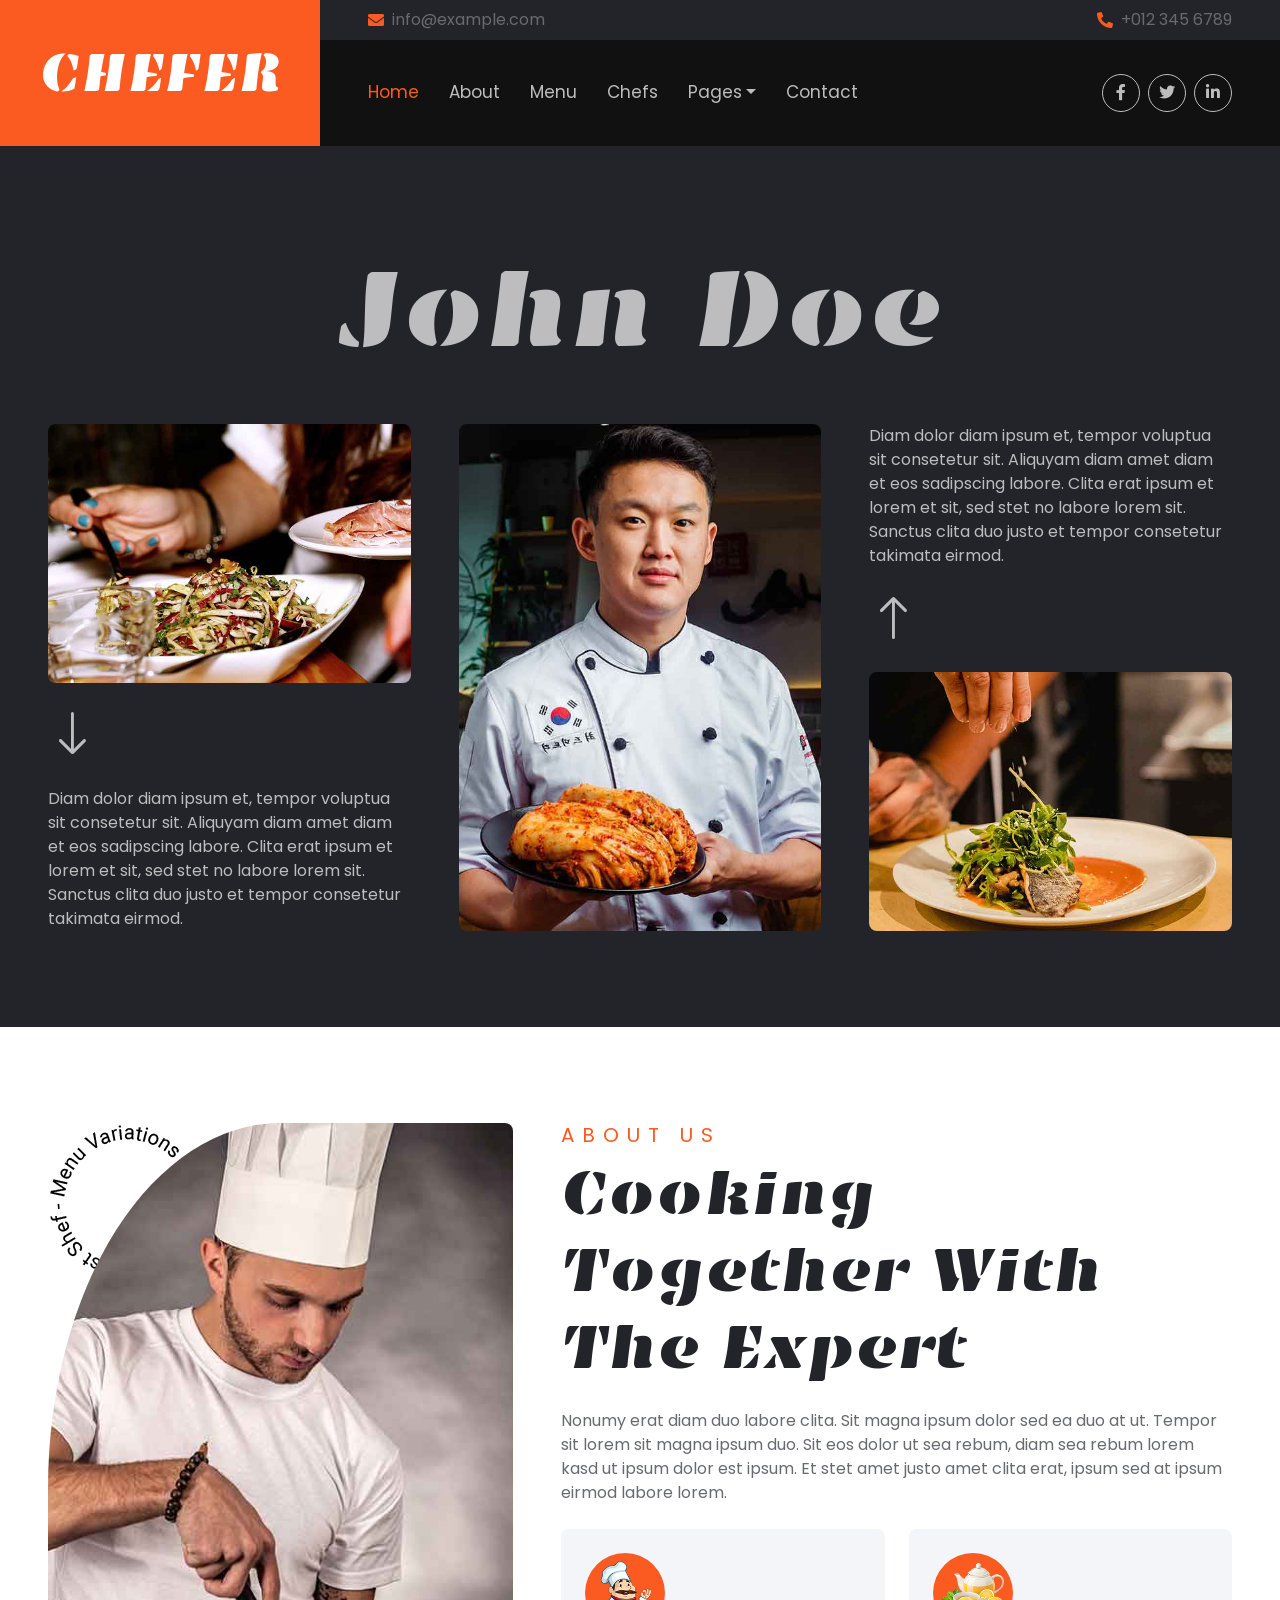
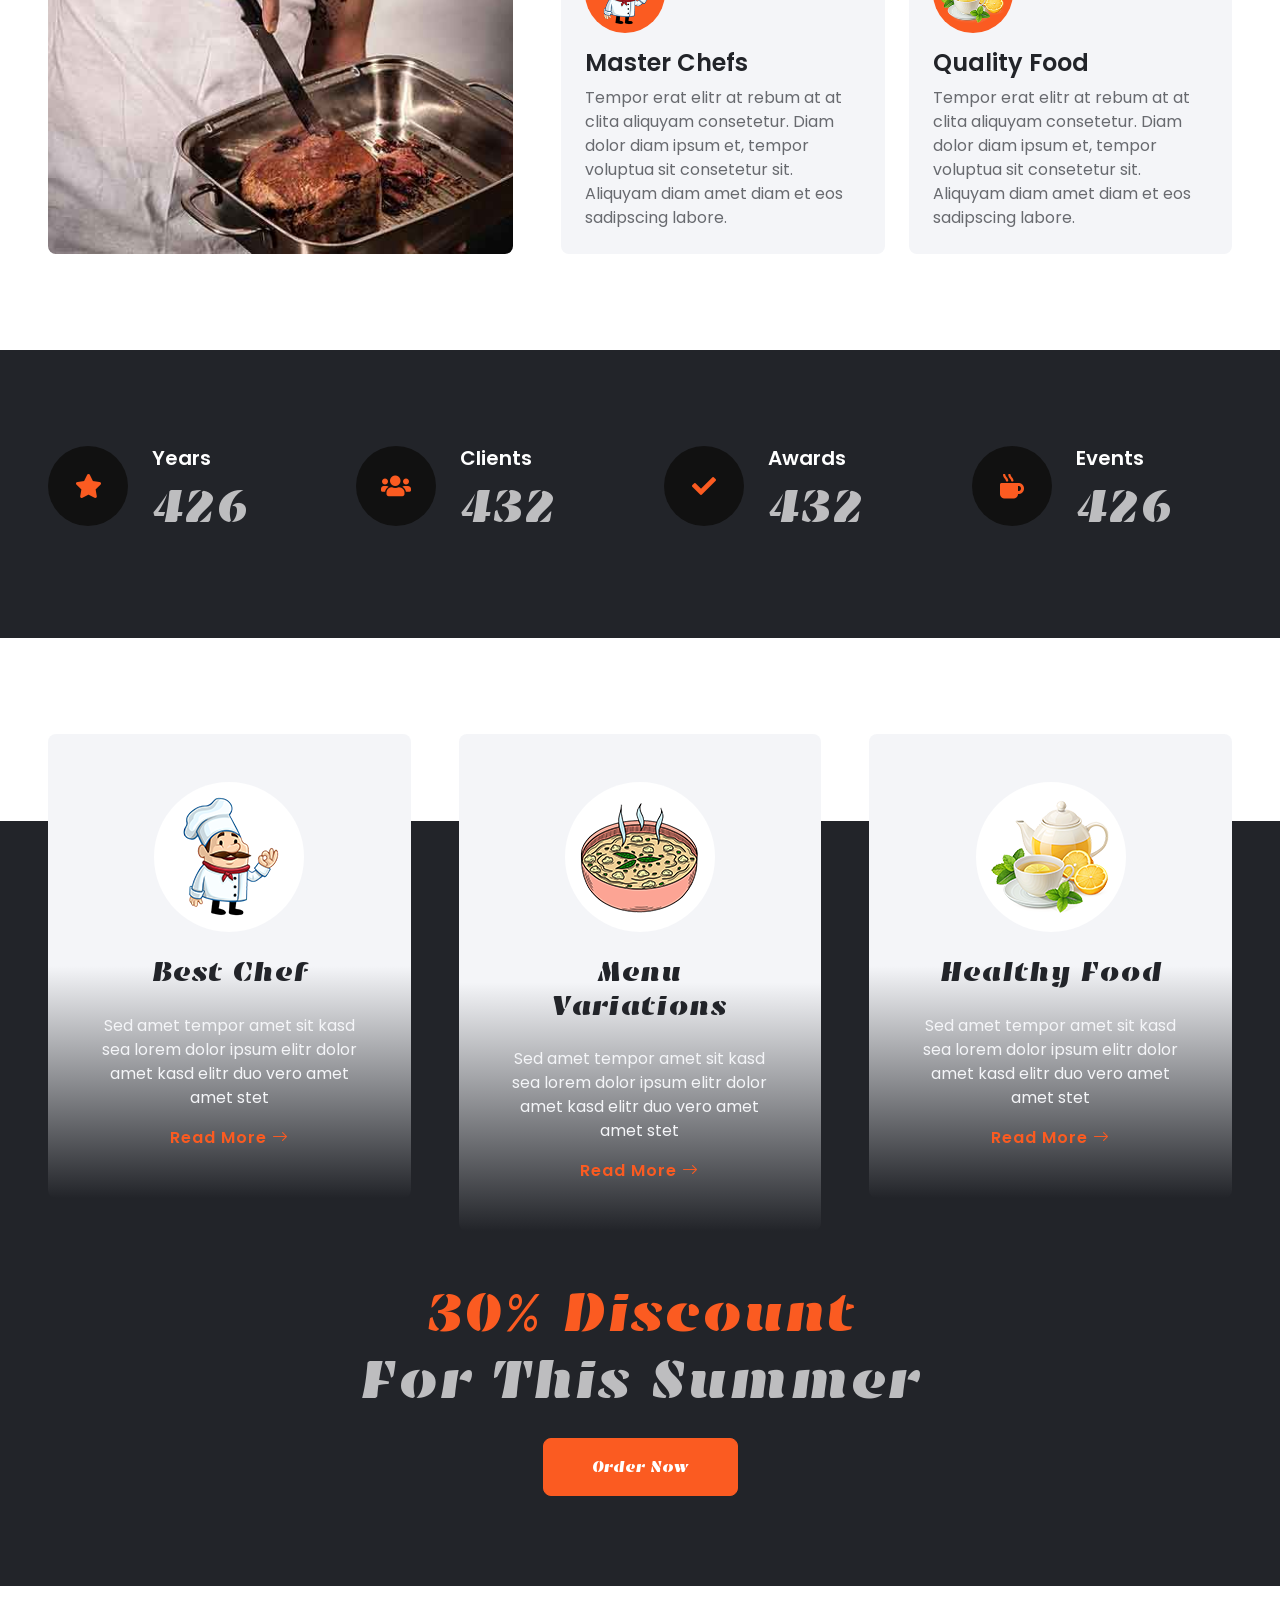
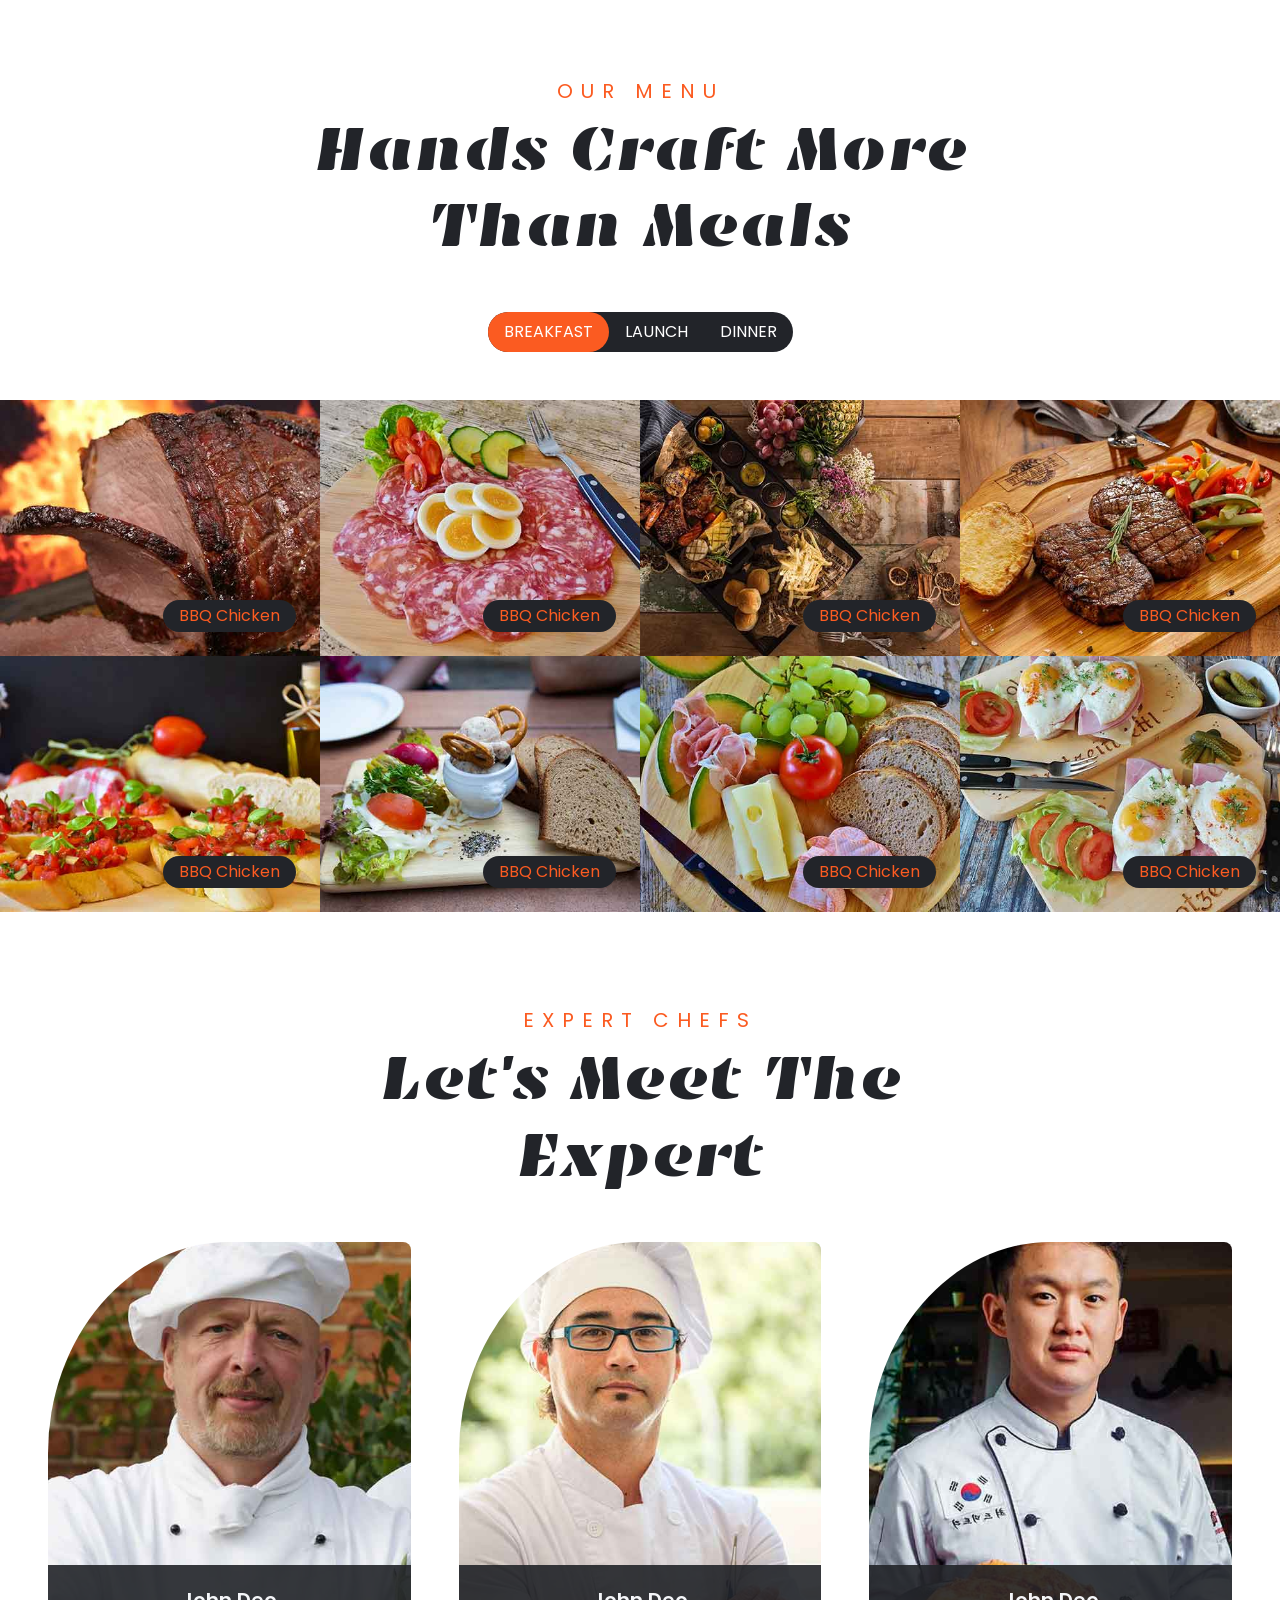
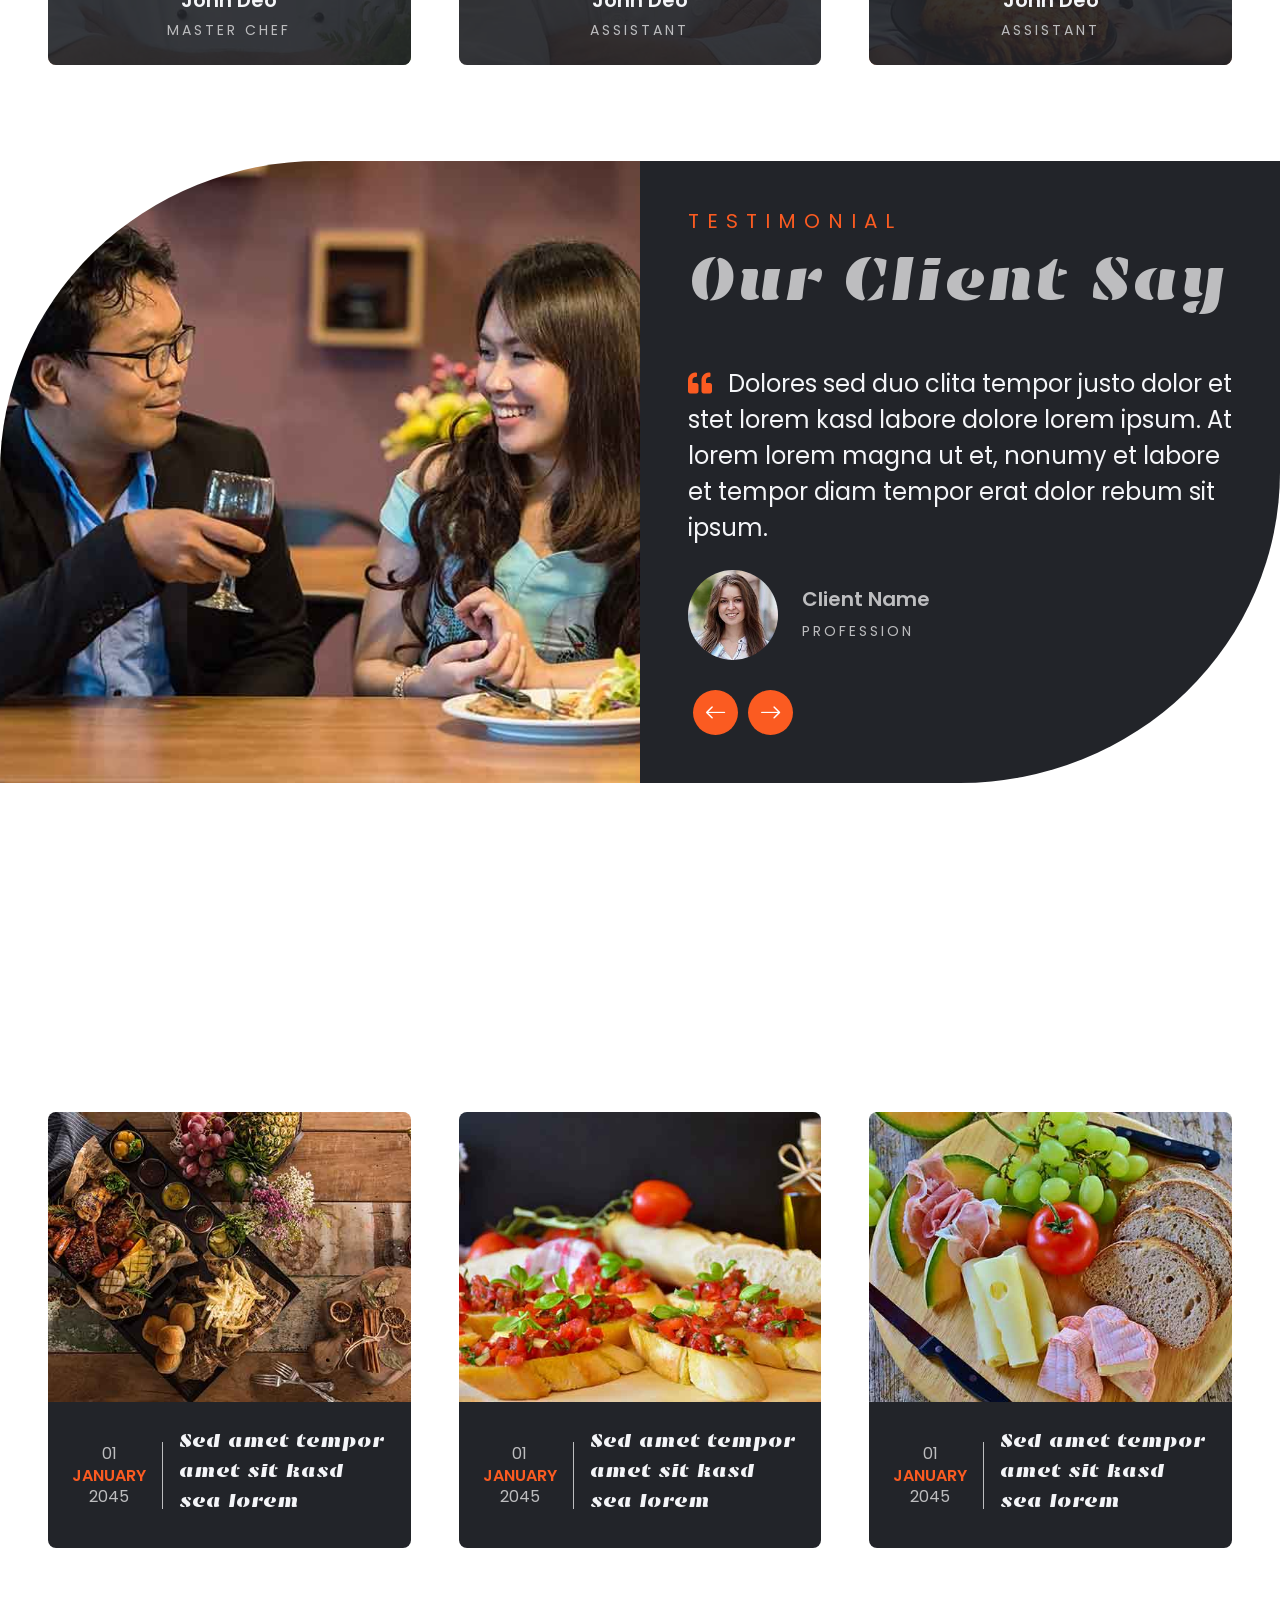
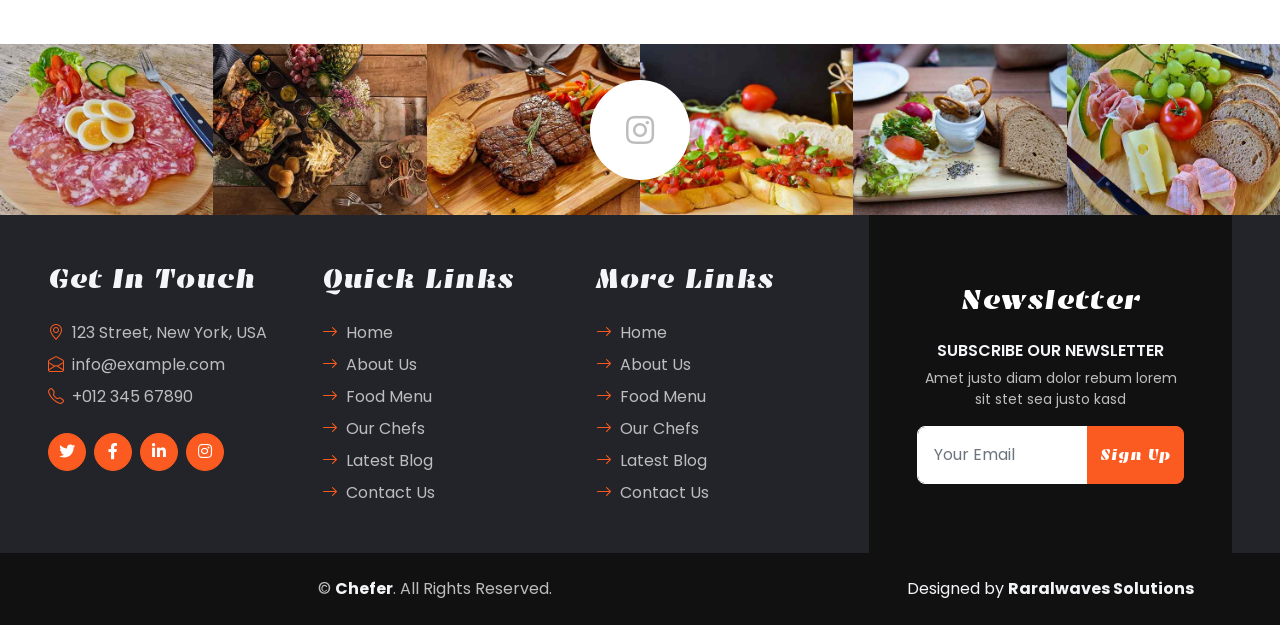
<file: index.html>
<!DOCTYPE html>
<html lang="en">

<head>
    <meta charset="utf-8">
    <title>CHEFER - Chef Website </title>
    <meta content="width=device-width, initial-scale=1.0" name="viewport">
    <meta content="" name="keywords">
    <meta content="" name="description">

    <!-- Favicon -->
    <link href="img/favicon.ico" rel="icon">

    <!-- Google Web Fonts -->
    <link rel="preconnect" href="https://fonts.googleapis.com">
    <link rel="preconnect" href="https://fonts.gstatic.com" crossorigin>
    <link href="https://fonts.googleapis.com/css2?family=Emblema+One&family=Poppins:wght@400;600&display=swap"
        rel="stylesheet">

    <!-- Icon Font Stylesheet -->
    <link href="https://cdnjs.cloudflare.com/ajax/libs/font-awesome/5.15.0/css/all.min.css" rel="stylesheet">
    <link href="https://cdn.jsdelivr.net/npm/bootstrap-icons@1.4.1/font/bootstrap-icons.css" rel="stylesheet">

    <!-- Libraries Stylesheet -->
    <link href="lib/animate/animate.min.css" rel="stylesheet">
    <link href="lib/owlcarousel/assets/owl.carousel.min.css" rel="stylesheet">

    <!-- Customized Bootstrap Stylesheet -->
    <link href="css/bootstrap.min.css" rel="stylesheet">

    <!-- Template Stylesheet -->
    <link href="css/style.css" rel="stylesheet">
</head>

<body>
    <!-- Spinner Start -->
    <div id="spinner" class="show bg-dark position-fixed translate-middle w-100 vh-100 top-50 start-50 d-flex align-items-center justify-content-center">
        <div class="spinner-border text-primary" role="status" style="width: 3rem; height: 3rem;"></div>
    </div>
    <!-- Spinner End -->


    <!-- Header Start -->
    <div class="container-fluid bg-dark px-0">
        <div class="row gx-0 wow fadeIn" data-wow-delay="0.1s">
            <div class="col-lg-3 bg-primary d-none d-lg-block">
                <a href="index.html"
                    class="navbar-brand w-100 h-100 m-0 p-0 d-flex align-items-center justify-content-center">
                    <h1 class="m-0 display-4 text-white text-uppercase">Chefer</h1>
                </a>
            </div>
            <div class="col-lg-9">
                <div class="row gx-0 d-none d-lg-flex bg-dark">
                    <div class="col-6 px-5 text-start">
                        <div class="h-100 d-inline-flex align-items-center py-2 me-4">
                            <i class="fa fa-envelope text-primary me-2"></i>
                            <p class="mb-0">info@example.com</p>
                        </div>
                    </div>
                    <div class="col-6 px-5 text-end">    
                        <div class="h-100 d-inline-flex align-items-center py-2">
                            <i class="fa fa-phone-alt text-primary me-2"></i>
                            <p class="mb-0">+012 345 6789</p>
                        </div>
                    </div>
                </div>
                <nav class="navbar navbar-expand-lg navbar-dark p-3 p-lg-0 px-lg-5" style="background: #111111;">
                    <a href="index.html" class="navbar-brand d-block d-lg-none">
                        <h1 class="m-0 display-4 text-primary text-uppercase">Chefer</h1>
                    </a>
                    <button type="button" class="navbar-toggler" data-bs-toggle="collapse"
                        data-bs-target="#navbarCollapse">
                        <span class="navbar-toggler-icon"></span>
                    </button>
                    <div class="collapse navbar-collapse justify-content-between" id="navbarCollapse">
                        <div class="navbar-nav mr-auto py-0">
                            <a href="index.html" class="nav-item nav-link active">Home</a>
                            <a href="about.html" class="nav-item nav-link">About</a>
                            <a href="menu.html" class="nav-item nav-link">Menu</a>
                            <a href="team.html" class="nav-item nav-link">Chefs</a>
                            <div class="nav-item dropdown">
                                <a href="#" class="nav-link dropdown-toggle" data-bs-toggle="dropdown">Pages</a>
                                <div class="dropdown-menu rounded-0 m-0">
                                    <a href="feature.html" class="dropdown-item">Features</a>
                                    <a href="blog.html" class="dropdown-item">Blog Post</a>
                                    <a href="testimonial.html" class="dropdown-item">Testimonial</a>
                                    <a href="404.html" class="dropdown-item">404 Error</a>
                                </div>
                            </div>
                            <a href="contact.html" class="nav-item nav-link">Contact</a>
                        </div>
                        <div class="d-none d-lg-flex align-items-center py-2">
                            <a class="btn btn-outline-secondary btn-square rounded-circle ms-2" href="">
                                <i class="fab fa-facebook-f"></i>
                            </a>
                            <a class="btn btn-outline-secondary btn-square rounded-circle ms-2" href="">
                                <i class="fab fa-twitter"></i>
                            </a>
                            <a class="btn btn-outline-secondary btn-square rounded-circle ms-2" href="">
                                <i class="fab fa-linkedin-in"></i>
                            </a>
                        </div>
                    </div>
                </nav>
            </div>
        </div>
    </div>
    <!-- Header End -->


    <!-- Hero Start -->
    <div class="container-fluid p-5 mb-5 bg-dark text-secondary">
        <div class="row g-5 py-5">
            <div class="col-12 wow fadeIn" data-wow-delay="0.1s">
                <h1 class="display-1 text-secondary text-center mb-0">John Doe</h1>
            </div>
            <div class="col-lg-4 wow fadeIn" data-wow-delay="0.1s">
                <img class="img-fluid rounded mb-3" src="img/hero-2.jpg">
                <p>
                    <i class="bi bi-arrow-down animate-up-down" style="font-size: 3rem;"></i>
                </p>
                <p class="mb-0">
                    Diam dolor diam ipsum et, tempor voluptua sit consetetur sit. Aliquyam diam amet diam et eos
                    sadipscing labore. Clita erat ipsum et lorem et sit, sed stet no labore lorem sit. Sanctus clita duo
                    justo et tempor consetetur takimata eirmod.
                </p>
            </div>
            <div class="col-lg-4 wow fadeIn" data-wow-delay="0.3s" style="min-height: 500px;">
                <div class="position-relative h-100">
                    <img class="position-absolute w-100 h-100 rounded" src="img/hero-1.jpg" style="object-fit: cover;">
                </div>
            </div>
            <div class="col-lg-4 wow fadeIn" data-wow-delay="0.5s">
                <p>
                    Diam dolor diam ipsum et, tempor voluptua sit consetetur sit. Aliquyam diam amet diam et eos
                    sadipscing labore. Clita erat ipsum et lorem et sit, sed stet no labore lorem sit. Sanctus clita duo
                    justo et tempor consetetur takimata eirmod.
                </p>
                <p>
                    <i class="bi bi-arrow-up animate-up-down" style="font-size: 3rem;"></i>
                </p>
                <img class="img-fluid rounded" src="img/hero-3.jpg">
            </div>
        </div>
    </div>
    <!-- Hero End -->


    <!-- About Start -->
    <div class="container-fluid p-5">
        <div class="row gx-5">
            <div class="col-lg-5 mb-5 mb-lg-0 wow fadeIn" data-wow-delay="0.1s" style="min-height: 500px;">
                <div class="position-relative h-100">
                    <div class="position-absolute top-0 start-0 animate-rotate"
                        style="width: 160px; height: 160px;">
                        <img class="img-fluid" src="img/about-round.jpg" alt="">
                    </div>
                    <img class="position-absolute w-100 h-100 rounded-circle rounded-bottom rounded-end"
                        src="img/about.jpg" style="object-fit: cover;">
                </div>
            </div>
            <div class="col-lg-7">
                <div class="mb-4 wow fadeIn" data-wow-delay="0.2s">
                    <h5 class="section-title">About Us</h5>
                    <h1 class="display-3 mb-0">Cooking Together With The Expert</h1>
                </div>
                <p class="mb-4 wow fadeIn" data-wow-delay="0.3s">Nonumy erat diam duo labore clita. Sit magna ipsum dolor sed ea duo at ut. Tempor sit
                    lorem sit magna ipsum duo. Sit eos dolor ut sea rebum, diam sea rebum lorem kasd ut ipsum dolor est
                    ipsum. Et stet amet justo amet clita erat, ipsum sed at ipsum eirmod labore lorem.</p>
                <div class="row">
                    <div class="col-sm-6 wow fadeIn" data-wow-delay="0.4s">
                        <div class="bg-light rounded p-4">
                            <img class="img-fluid bg-primary rounded-circle mb-3" src="img/feature-1.png" style="width: 80px; height: 80px;">
                            <h4>Master Chefs</h4>
                            <p class="mb-0">Tempor erat elitr at rebum at at clita aliquyam consetetur. Diam dolor diam
                                ipsum et, tempor voluptua sit consetetur sit. Aliquyam diam amet diam et eos sadipscing
                                labore.</p>
                        </div>
                    </div>
                    <div class="col-sm-6 wow fadeIn" data-wow-delay="0.5s">
                        <div class="bg-light rounded p-4">
                            <img class="img-fluid bg-primary rounded-circle mb-3" src="img/feature-3.png" style="width: 80px; height: 80px;">
                            <h4>Quality Food</h4>
                            <p class="mb-0">Tempor erat elitr at rebum at at clita aliquyam consetetur. Diam dolor diam
                                ipsum et, tempor voluptua sit consetetur sit. Aliquyam diam amet diam et eos sadipscing
                                labore.</p>
                        </div>
                    </div>
                </div>
            </div>
        </div>
    </div>
    <!-- About End -->


    <!-- Facts Start -->
    <div class="container-fluid bg-dark facts p-5 my-5">
        <div class="row gx-5 gy-4 py-5">
            <div class="col-lg-3 col-md-6 wow fadeIn" data-wow-delay="0.1s">
                <div class="d-flex">
                    <div class="rounded-circle d-flex align-items-center justify-content-center mb-3"
                        style="width: 80px; height: 80px; background: #111111;">
                        <i class="fa fa-star fs-4 text-primary"></i>
                    </div>
                    <div class="ps-4">
                        <h5 class="text-white">Years</h5>
                        <h1 class="display-5 text-secondary mb-0" data-toggle="counter-up">1234</h1>
                    </div>
                </div>
            </div>
            <div class="col-lg-3 col-md-6 wow fadeIn" data-wow-delay="0.2s">
                <div class="d-flex">
                    <div class="rounded-circle d-flex align-items-center justify-content-center mb-3"
                        style="width: 80px; height: 80px; background: #111111;">
                        <i class="fa fa-users fs-4 text-primary"></i>
                    </div>
                    <div class="ps-4">
                        <h5 class="text-white">Clients</h5>
                        <h1 class="display-5 text-secondary mb-0" data-toggle="counter-up">1234</h1>
                    </div>
                </div>
            </div>
            <div class="col-lg-3 col-md-6 wow fadeIn" data-wow-delay="0.3s">
                <div class="d-flex">
                    <div class="rounded-circle d-flex align-items-center justify-content-center mb-3"
                        style="width: 80px; height: 80px; background: #111111;">
                        <i class="fa fa-check fs-4 text-primary"></i>
                    </div>
                    <div class="ps-4">
                        <h5 class="text-white">Awards</h5>
                        <h1 class="display-5 text-secondary mb-0" data-toggle="counter-up">1234</h1>
                    </div>
                </div>
            </div>
            <div class="col-lg-3 col-md-6 wow fadeIn" data-wow-delay="0.4s">
                <div class="d-flex">
                    <div class="rounded-circle d-flex align-items-center justify-content-center mb-3"
                        style="width: 80px; height: 80px; background: #111111;">
                        <i class="fa fa-mug-hot fs-4 text-primary"></i>
                    </div>
                    <div class="ps-4">
                        <h5 class="text-white">Events</h5>
                        <h1 class="display-5 text-secondary mb-0" data-toggle="counter-up">1234</h1>
                    </div>
                </div>
            </div>
        </div>
    </div>
    <!-- Facts End -->


    <!-- Feature Start -->
    <div class="container-fluid feature position-relative p-5 pb-0 mt-5">
        <div class="row g-5 gb-5">
            <div class="col-lg-4 col-md-6 wow fadeIn" data-wow-delay="0.1s">
                <div class="feature-item rounded text-center p-5">
                    <img class="img-fluid bg-white rounded-circle" src="img/feature-1.png" style="width: 150px; height: 150px;">
                    <h3 class="my-4">Best Chef</h3>
                    <p class="text-light">Sed amet tempor amet sit kasd sea lorem dolor ipsum elitr dolor amet kasd
                        elitr duo vero amet amet stet</p>
                    <a class="font-body" style="letter-spacing: 1px;" href="">Read More <i
                            class="bi bi-arrow-right"></i></a>
                </div>
            </div>
            <div class="col-lg-4 col-md-6 wow fadeIn" data-wow-delay="0.3s">
                <div class="feature-item rounded text-center p-5">
                    <img class="img-fluid bg-white rounded-circle" src="img/feature-2.png" style="width: 150px; height: 150px;">
                    <h3 class="my-4">Menu Variations</h3>
                    <p class="text-light">Sed amet tempor amet sit kasd sea lorem dolor ipsum elitr dolor amet kasd
                        elitr duo vero amet amet stet</p>
                    <a class="font-body" style="letter-spacing: 1px;" href="">Read More <i
                            class="bi bi-arrow-right"></i></a>
                </div>
            </div>
            <div class="col-lg-4 col-md-6 wow fadeIn" data-wow-delay="0.5s">
                <div class="feature-item rounded text-center p-5">
                    <img class="img-fluid bg-white rounded-circle" src="img/feature-3.png" style="width: 150px; height: 150px;">
                    <h3 class="my-4">Healthy Food</h3>
                    <p class="text-light">Sed amet tempor amet sit kasd sea lorem dolor ipsum elitr dolor amet kasd
                        elitr duo vero amet amet stet</p>
                    <a class="font-body" style="letter-spacing: 1px;" href="">Read More <i
                            class="bi bi-arrow-right"></i></a>
                </div>
            </div>
            <div class="col-lg-12 col-md-6 text-center wow fadeIn" data-wow-delay="0.1s">
                <h1 class="display-4 text-secondary mb-4"><span class="text-primary">30% Discount</span><br> For This Summer</h1>
                <a href="" class="btn btn-primary py-3 px-5">Order Now</a>
            </div>
        </div>
    </div>
    <!-- Feature End -->


    <!-- Menu Start -->
    <div class="container-fluid menu py-5 px-0">
        <div class="mb-5 text-center wow fadeIn" data-wow-delay="0.1s" style="max-width: 700px; margin: auto;">
            <h5 class="section-title">Our Menu</h5>
            <h1 class="display-3 mb-0">Hands Craft More Than Meals</h1>
        </div>
        <div class="tab-class text-center">
            <ul class="nav nav-pills d-inline-flex justify-content-center bg-dark text-uppercase rounded-pill mb-5 wow fadeIn" data-wow-delay="0.2s">
                <li class="nav-item">
                    <a class="nav-link rounded-pill text-white active" data-bs-toggle="pill" href="#tab-1">Breakfast</a>
                </li>
                <li class="nav-item">
                    <a class="nav-link rounded-pill text-white" data-bs-toggle="pill" href="#tab-2">Launch</a>
                </li>
                <li class="nav-item">
                    <a class="nav-link rounded-pill text-white" data-bs-toggle="pill" href="#tab-3">Dinner</a>
                </li>
            </ul>
            <div class="tab-content">
                <div id="tab-1" class="tab-pane fade show p-0 active">
                    <div class="row g-0">
                        <div class="col-lg-3 col-md-4 col-sm-6 wow fadeIn" data-wow-delay="0.1s">
                            <div class="position-relative">
                                <img class="img-fluid" src="img/menu-1.jpg" alt="">
                                <div
                                    class="position-absolute bottom-0 end-0 mb-4 me-4 py-1 px-3 bg-dark rounded-pill text-primary">
                                    BBQ Chicken</div>
                            </div>
                        </div>
                        <div class="col-lg-3 col-md-4 col-sm-6 wow fadeIn" data-wow-delay="0.2s">
                            <div class="position-relative">
                                <img class="img-fluid" src="img/menu-2.jpg" alt="">
                                <div
                                    class="position-absolute bottom-0 end-0 mb-4 me-4 py-1 px-3 bg-dark rounded-pill text-primary">
                                    BBQ Chicken</div>
                            </div>
                        </div>
                        <div class="col-lg-3 col-md-4 col-sm-6 wow fadeIn" data-wow-delay="0.3s">
                            <div class="position-relative">
                                <img class="img-fluid" src="img/menu-3.jpg" alt="">
                                <div
                                    class="position-absolute bottom-0 end-0 mb-4 me-4 py-1 px-3 bg-dark rounded-pill text-primary">
                                    BBQ Chicken</div>
                            </div>
                        </div>
                        <div class="col-lg-3 col-md-4 col-sm-6 wow fadeIn" data-wow-delay="0.4s">
                            <div class="position-relative">
                                <img class="img-fluid" src="img/menu-4.jpg" alt="">
                                <div
                                    class="position-absolute bottom-0 end-0 mb-4 me-4 py-1 px-3 bg-dark rounded-pill text-primary">
                                    BBQ Chicken</div>
                            </div>
                        </div>
                        <div class="col-lg-3 col-md-4 col-sm-6 wow fadeIn" data-wow-delay="0.5s">
                            <div class="position-relative">
                                <img class="img-fluid" src="img/menu-5.jpg" alt="">
                                <div
                                    class="position-absolute bottom-0 end-0 mb-4 me-4 py-1 px-3 bg-dark rounded-pill text-primary">
                                    BBQ Chicken</div>
                            </div>
                        </div>
                        <div class="col-lg-3 col-md-4 col-sm-6 wow fadeIn" data-wow-delay="0.6s">
                            <div class="position-relative">
                                <img class="img-fluid" src="img/menu-6.jpg" alt="">
                                <div
                                    class="position-absolute bottom-0 end-0 mb-4 me-4 py-1 px-3 bg-dark rounded-pill text-primary">
                                    BBQ Chicken</div>
                            </div>
                        </div>
                        <div class="col-lg-3 col-md-4 col-sm-6 wow fadeIn" data-wow-delay="0.7s">
                            <div class="position-relative">
                                <img class="img-fluid" src="img/menu-7.jpg" alt="">
                                <div
                                    class="position-absolute bottom-0 end-0 mb-4 me-4 py-1 px-3 bg-dark rounded-pill text-primary">
                                    BBQ Chicken</div>
                            </div>
                        </div>
                        <div class="col-lg-3 col-md-4 col-sm-6 wow fadeIn" data-wow-delay="0.8s">
                            <div class="position-relative">
                                <img class="img-fluid" src="img/menu-8.jpg" alt="">
                                <div
                                    class="position-absolute bottom-0 end-0 mb-4 me-4 py-1 px-3 bg-dark rounded-pill text-primary">
                                    BBQ Chicken</div>
                            </div>
                        </div>
                    </div>
                </div>
                <div id="tab-2" class="tab-pane fade p-0">
                    <div class="row g-0">
                        <div class="col-lg-3 col-md-4 col-sm-6">
                            <div class="position-relative">
                                <img class="img-fluid" src="img/menu-2.jpg" alt="">
                                <div
                                    class="position-absolute bottom-0 end-0 mb-4 me-4 py-1 px-3 bg-dark rounded-pill text-primary">
                                    BBQ Chicken</div>
                            </div>
                        </div>
                        <div class="col-lg-3 col-md-4 col-sm-6">
                            <div class="position-relative">
                                <img class="img-fluid" src="img/menu-3.jpg" alt="">
                                <div
                                    class="position-absolute bottom-0 end-0 mb-4 me-4 py-1 px-3 bg-dark rounded-pill text-primary">
                                    BBQ Chicken</div>
                            </div>
                        </div>
                        <div class="col-lg-3 col-md-4 col-sm-6">
                            <div class="position-relative">
                                <img class="img-fluid" src="img/menu-4.jpg" alt="">
                                <div
                                    class="position-absolute bottom-0 end-0 mb-4 me-4 py-1 px-3 bg-dark rounded-pill text-primary">
                                    BBQ Chicken</div>
                            </div>
                        </div>
                        <div class="col-lg-3 col-md-4 col-sm-6">
                            <div class="position-relative">
                                <img class="img-fluid" src="img/menu-5.jpg" alt="">
                                <div
                                    class="position-absolute bottom-0 end-0 mb-4 me-4 py-1 px-3 bg-dark rounded-pill text-primary">
                                    BBQ Chicken</div>
                            </div>
                        </div>
                        <div class="col-lg-3 col-md-4 col-sm-6">
                            <div class="position-relative">
                                <img class="img-fluid" src="img/menu-6.jpg" alt="">
                                <div
                                    class="position-absolute bottom-0 end-0 mb-4 me-4 py-1 px-3 bg-dark rounded-pill text-primary">
                                    BBQ Chicken</div>
                            </div>
                        </div>
                        <div class="col-lg-3 col-md-4 col-sm-6">
                            <div class="position-relative">
                                <img class="img-fluid" src="img/menu-7.jpg" alt="">
                                <div
                                    class="position-absolute bottom-0 end-0 mb-4 me-4 py-1 px-3 bg-dark rounded-pill text-primary">
                                    BBQ Chicken</div>
                            </div>
                        </div>
                        <div class="col-lg-3 col-md-4 col-sm-6">
                            <div class="position-relative">
                                <img class="img-fluid" src="img/menu-8.jpg" alt="">
                                <div
                                    class="position-absolute bottom-0 end-0 mb-4 me-4 py-1 px-3 bg-dark rounded-pill text-primary">
                                    BBQ Chicken</div>
                            </div>
                        </div>
                        <div class="col-lg-3 col-md-4 col-sm-6">
                            <div class="position-relative">
                                <img class="img-fluid" src="img/menu-1.jpg" alt="">
                                <div
                                    class="position-absolute bottom-0 end-0 mb-4 me-4 py-1 px-3 bg-dark rounded-pill text-primary">
                                    BBQ Chicken</div>
                            </div>
                        </div>
                    </div>
                </div>
                <div id="tab-3" class="tab-pane fade p-0">
                    <div class="row g-0">
                        <div class="col-lg-3 col-md-4 col-sm-6">
                            <div class="position-relative">
                                <img class="img-fluid" src="img/menu-3.jpg" alt="">
                                <div
                                    class="position-absolute bottom-0 end-0 mb-4 me-4 py-1 px-3 bg-dark rounded-pill text-primary">
                                    BBQ Chicken</div>
                            </div>
                        </div>
                        <div class="col-lg-3 col-md-4 col-sm-6">
                            <div class="position-relative">
                                <img class="img-fluid" src="img/menu-4.jpg" alt="">
                                <div
                                    class="position-absolute bottom-0 end-0 mb-4 me-4 py-1 px-3 bg-dark rounded-pill text-primary">
                                    BBQ Chicken</div>
                            </div>
                        </div>
                        <div class="col-lg-3 col-md-4 col-sm-6">
                            <div class="position-relative">
                                <img class="img-fluid" src="img/menu-5.jpg" alt="">
                                <div
                                    class="position-absolute bottom-0 end-0 mb-4 me-4 py-1 px-3 bg-dark rounded-pill text-primary">
                                    BBQ Chicken</div>
                            </div>
                        </div>
                        <div class="col-lg-3 col-md-4 col-sm-6">
                            <div class="position-relative">
                                <img class="img-fluid" src="img/menu-6.jpg" alt="">
                                <div
                                    class="position-absolute bottom-0 end-0 mb-4 me-4 py-1 px-3 bg-dark rounded-pill text-primary">
                                    BBQ Chicken</div>
                            </div>
                        </div>
                        <div class="col-lg-3 col-md-4 col-sm-6">
                            <div class="position-relative">
                                <img class="img-fluid" src="img/menu-7.jpg" alt="">
                                <div
                                    class="position-absolute bottom-0 end-0 mb-4 me-4 py-1 px-3 bg-dark rounded-pill text-primary">
                                    BBQ Chicken</div>
                            </div>
                        </div>
                        <div class="col-lg-3 col-md-4 col-sm-6">
                            <div class="position-relative">
                                <img class="img-fluid" src="img/menu-8.jpg" alt="">
                                <div
                                    class="position-absolute bottom-0 end-0 mb-4 me-4 py-1 px-3 bg-dark rounded-pill text-primary">
                                    BBQ Chicken</div>
                            </div>
                        </div>
                        <div class="col-lg-3 col-md-4 col-sm-6">
                            <div class="position-relative">
                                <img class="img-fluid" src="img/menu-1.jpg" alt="">
                                <div
                                    class="position-absolute bottom-0 end-0 mb-4 me-4 py-1 px-3 bg-dark rounded-pill text-primary">
                                    BBQ Chicken</div>
                            </div>
                        </div>
                        <div class="col-lg-3 col-md-4 col-sm-6">
                            <div class="position-relative">
                                <img class="img-fluid" src="img/menu-2.jpg" alt="">
                                <div
                                    class="position-absolute bottom-0 end-0 mb-4 me-4 py-1 px-3 bg-dark rounded-pill text-primary">
                                    BBQ Chicken</div>
                            </div>
                        </div>
                    </div>
                </div>
            </div>
        </div>
    </div>
    <!-- Menu End -->


    <!-- Team Start -->
    <div class="container-fluid p-5">
        <div class="mb-5 text-center wow fadeIn" data-wow-delay="0.1s" style="max-width: 700px; margin: auto;">
            <h5 class="section-title">Expert Chefs</h5>
            <h1 class="display-3 mb-0">Let's Meet The Expert</h1>
        </div>
        <div class="row g-5">
            <div class="col-lg-4 col-md-6 wow fadeIn" data-wow-delay="0.1s">
                <div class="team-item position-relative">
                    <div class="position-relative overflow-hidden rounded-circle rounded-bottom rounded-end">
                        <img class="img-fluid w-100" src="img/team-1.jpg" alt="">
                        <div class="team-overlay">
                            <div class="d-flex align-items-center justify-content-start">
                                <a class="btn btn-light btn-square rounded-circle mx-1" href="#"><i
                                        class="fab fa-twitter"></i></a>
                                <a class="btn btn-light btn-square rounded-circle mx-1" href="#"><i
                                        class="fab fa-facebook-f"></i></a>
                                <a class="btn btn-light btn-square rounded-circle mx-1" href="#"><i
                                        class="fab fa-linkedin-in"></i></a>
                            </div>
                        </div>
                    </div>
                    <div class="position-absolute start-0 bottom-0 d-flex flex-column justify-content-center w-100 rounded-bottom text-center"
                        style="height: 100px; background: rgba(34, 36, 41, .9);">
                        <h5 class="text-light">John Deo</h5>
                        <p class="small text-uppercase text-secondary m-0" style="letter-spacing: 3px;">Master Chef</p>
                    </div>
                </div>
            </div>
            <div class="col-lg-4 col-md-6 wow fadeIn" data-wow-delay="0.3s">
                <div class="team-item position-relative">
                    <div class="position-relative overflow-hidden rounded-circle rounded-bottom rounded-end">
                        <img class="img-fluid w-100" src="img/team-2.jpg" alt="">
                        <div class="team-overlay">
                            <div class="d-flex align-items-center justify-content-start">
                                <a class="btn btn-light btn-square rounded-circle mx-1" href="#"><i
                                        class="fab fa-twitter"></i></a>
                                <a class="btn btn-light btn-square rounded-circle mx-1" href="#"><i
                                        class="fab fa-facebook-f"></i></a>
                                <a class="btn btn-light btn-square rounded-circle mx-1" href="#"><i
                                        class="fab fa-linkedin-in"></i></a>
                            </div>
                        </div>
                    </div>
                    <div class="position-absolute start-0 bottom-0 d-flex flex-column justify-content-center w-100 rounded-bottom text-center"
                        style="height: 100px; background: rgba(34, 36, 41, .9);">
                        <h5 class="text-light">John Deo</h5>
                        <p class="small text-uppercase text-secondary m-0" style="letter-spacing: 3px;">Assistant</p>
                    </div>
                </div>
            </div>
            <div class="col-lg-4 col-md-6 wow fadeIn" data-wow-delay="0.5s">
                <div class="team-item position-relative">
                    <div class="position-relative overflow-hidden rounded-circle rounded-bottom rounded-end">
                        <img class="img-fluid w-100" src="img/team-3.jpg" alt="">
                        <div class="team-overlay">
                            <div class="d-flex align-items-center justify-content-start">
                                <a class="btn btn-light btn-square rounded-circle mx-1" href="#"><i
                                        class="fab fa-twitter"></i></a>
                                <a class="btn btn-light btn-square rounded-circle mx-1" href="#"><i
                                        class="fab fa-facebook-f"></i></a>
                                <a class="btn btn-light btn-square rounded-circle mx-1" href="#"><i
                                        class="fab fa-linkedin-in"></i></a>
                            </div>
                        </div>
                    </div>
                    <div class="position-absolute start-0 bottom-0 d-flex flex-column justify-content-center w-100 rounded-bottom text-center"
                        style="height: 100px; background: rgba(34, 36, 41, .9);">
                        <h5 class="text-light">John Deo</h5>
                        <p class="small text-uppercase text-secondary m-0" style="letter-spacing: 3px;">Assistant</p>
                    </div>
                </div>
            </div>
        </div>
    </div>
    <!-- Team End -->


    <!-- Testimonial Start -->
    <div class="container-fluid p-0 my-5">
        <div class="row g-0">
            <div class="col-lg-6 wow fadeIn" data-wow-delay="0.1s" style="min-height: 500px;">
                <div class="h-100 position-relative overflow-hidden" style="border-top-left-radius: 50%;">
                    <img class="position-absolute w-100 h-100" src="img/testimonial.jpg" style="object-fit: cover;">
                </div>
            </div>
            <div class="col-lg-6 bg-dark p-5 overflow-hidden wow fadeIn" data-wow-delay="0.3s" style="border-bottom-right-radius: 50%;">
                <div class="mb-5">
                    <h5 class="section-title">Testimonial</h5>
                    <h1 class="display-3 text-secondary mb-0">Our Client Say</h1>
                </div>
                <div class="owl-carousel testimonial-carousel">
                    <div class="testimonial-item">
                        <p class="fs-4 fw-normal text-light mb-4"><i
                                class="fa fa-quote-left text-primary me-3"></i>Dolores sed duo clita tempor justo dolor
                            et stet lorem kasd labore dolore lorem ipsum. At lorem lorem magna ut et, nonumy et labore
                            et tempor diam tempor erat dolor rebum sit ipsum.</p>
                        <div class="d-flex align-items-center">
                            <img class="img-fluid rounded-circle" src="img/testimonial-1.jpg" alt="">
                            <div class="ps-4">
                                <h5 class="text-secondary">Client Name</h5>
                                <span class="small text-uppercase text-secondary"
                                    style="letter-spacing: 3px;">Profession</span>
                            </div>
                        </div>
                    </div>
                    <div class="testimonial-item">
                        <p class="fs-4 fw-normal text-light mb-4"><i
                                class="fa fa-quote-left text-primary me-3"></i>Dolores sed duo clita tempor justo dolor
                            et stet lorem kasd labore dolore lorem ipsum. At lorem lorem magna ut et, nonumy et labore
                            et tempor diam tempor erat dolor rebum sit ipsum.</p>
                        <div class="d-flex align-items-center">
                            <img class="img-fluid rounded-circle" src="img/testimonial-2.jpg" alt="">
                            <div class="ps-4">
                                <h5 class="text-secondary">Client Name</h5>
                                <span class="small text-uppercase text-secondary"
                                    style="letter-spacing: 3px;">Profession</span>
                            </div>
                        </div>
                    </div>
                </div>
            </div>
        </div>
    </div>
    <!-- Testimonial End -->


    <!-- Blog Start -->
    <div class="container-fluid p-5">
        <div class="mb-5 text-center wow fadeIn" data-wow-delay="0.1s" style="max-width: 700px; margin: auto;">
            <h5 class="section-title">Our Blog</h5>
            <h1 class="display-3 mb-0">Latest Articles From Food Blog</h1>
        </div>
        <div class="row g-5">
            <div class="col-lg-4 col-md-6 wow fadeIn" data-wow-delay="0.1s">
                <div class="blog-item">
                    <div class="position-relative overflow-hidden rounded-top">
                        <img class="img-fluid" src="img/menu-3.jpg" alt="">
                    </div>
                    <div class="bg-dark d-flex align-items-center rounded-bottom p-4">
                        <div class="flex-shrink-0 text-center text-secondary border-end border-secondary pe-3 me-3">
                            <span>01</span>
                            <h6 class="text-primary text-uppercase mb-0">January</h6>
                            <span>2045</span>
                        </div>
                        <a class="h5 lh-base text-light" href="">Sed amet tempor amet sit kasd sea lorem</h4></a>
                    </div>
                </div>
            </div>
            <div class="col-lg-4 col-md-6 wow fadeIn" data-wow-delay="0.3s">
                <div class="blog-item">
                    <div class="position-relative overflow-hidden rounded-top">
                        <img class="img-fluid" src="img/menu-5.jpg" alt="">
                    </div>
                    <div class="bg-dark d-flex align-items-center rounded-bottom p-4">
                        <div class="flex-shrink-0 text-center text-secondary border-end border-secondary pe-3 me-3">
                            <span>01</span>
                            <h6 class="text-primary text-uppercase mb-0">January</h6>
                            <span>2045</span>
                        </div>
                        <a class="h5 lh-base text-light" href="">Sed amet tempor amet sit kasd sea lorem</h4></a>
                    </div>
                </div>
            </div>
            <div class="col-lg-4 col-md-6 wow fadeIn" data-wow-delay="0.5s">
                <div class="blog-item">
                    <div class="position-relative overflow-hidden rounded-top">
                        <img class="img-fluid" src="img/menu-7.jpg" alt="">
                    </div>
                    <div class="bg-dark d-flex align-items-center rounded-bottom p-4">
                        <div class="flex-shrink-0 text-center text-secondary border-end border-secondary pe-3 me-3">
                            <span>01</span>
                            <h6 class="text-primary text-uppercase mb-0">January</h6>
                            <span>2045</span>
                        </div>
                        <a class="h5 lh-base text-light" href="">Sed amet tempor amet sit kasd sea lorem</h4></a>
                    </div>
                </div>
            </div>
        </div>
    </div>
    <!-- Blog End -->


    <!-- Instagram Start -->
    <div class="container-fluid position-relative instagram p-0 mt-5">
        <a href="" class="d-flex align-items-center justify-content-center position-absolute top-50 start-50 translate-middle bg-white rounded-circle" style="width: 100px; height: 100px; z-index: 1;">
            <i class="fab fa-instagram fa-2x text-secondary"></i>
        </a>
        <div class="row g-0">
            <div class="col-lg-2 col-md-3 col-sm-4 wow fadeIn" data-wow-delay="0.1s">
                <img class="img-fluid" src="img/menu-2.jpg" alt="">
            </div>
            <div class="col-lg-2 col-md-3 col-sm-4 wow fadeIn" data-wow-delay="0.2s">
                <img class="img-fluid" src="img/menu-3.jpg" alt="">
            </div>
            <div class="col-lg-2 col-md-3 col-sm-4 wow fadeIn" data-wow-delay="0.3s">
                <img class="img-fluid" src="img/menu-4.jpg" alt="">
            </div>
            <div class="col-lg-2 col-md-3 col-sm-4 wow fadeIn" data-wow-delay="0.4s">
                <img class="img-fluid" src="img/menu-5.jpg" alt="">
            </div>
            <div class="col-lg-2 col-md-3 col-sm-4 wow fadeIn" data-wow-delay="0.5s">
                <img class="img-fluid" src="img/menu-6.jpg" alt="">
            </div>
            <div class="col-lg-2 col-md-3 col-sm-4 wow fadeIn" data-wow-delay="0.6s">
                <img class="img-fluid" src="img/menu-7.jpg" alt="">
            </div>
        </div>
    </div>
    <!-- Instagram End -->


    <!-- Footer Start -->
    <div class="container-fluid bg-dark text-secondary px-5">
        <div class="row gx-5 wow fadeIn" data-wow-delay="0.1s">
            <div class="col-lg-8 col-md-6">
                <div class="row gx-5">
                    <div class="col-lg-4 col-md-12 pt-5 mb-5">
                        <h3 class="text-light mb-4">Get In Touch</h3>
                        <div class="d-flex mb-2">
                            <i class="bi bi-geo-alt text-primary me-2"></i>
                            <p class="mb-0">123 Street, New York, USA</p>
                        </div>
                        <div class="d-flex mb-2">
                            <i class="bi bi-envelope-open text-primary me-2"></i>
                            <p class="mb-0">info@example.com</p>
                        </div>
                        <div class="d-flex mb-2">
                            <i class="bi bi-telephone text-primary me-2"></i>
                            <p class="mb-0">+012 345 67890</p>
                        </div>
                        <div class="d-flex mt-4">
                            <a class="btn btn-primary btn-square rounded-circle me-2" href="#"><i
                                    class="fab fa-twitter"></i></a>
                            <a class="btn btn-primary btn-square rounded-circle me-2" href="#"><i
                                    class="fab fa-facebook-f"></i></a>
                            <a class="btn btn-primary btn-square rounded-circle me-2" href="#"><i
                                    class="fab fa-linkedin-in"></i></a>
                            <a class="btn btn-primary btn-square rounded-circle" href="#"><i
                                    class="fab fa-instagram"></i></a>
                        </div>
                    </div>
                    <div class="col-lg-4 col-md-12 pt-0 pt-lg-5 mb-5">
                        <h3 class="text-light mb-4">Quick Links</h3>
                        <div class="d-flex flex-column justify-content-start">
                            <a class="text-secondary mb-2" href="#"><i
                                    class="bi bi-arrow-right text-primary me-2"></i>Home</a>
                            <a class="text-secondary mb-2" href="#"><i
                                    class="bi bi-arrow-right text-primary me-2"></i>About Us</a>
                            <a class="text-secondary mb-2" href="#"><i
                                    class="bi bi-arrow-right text-primary me-2"></i>Food Menu</a>
                            <a class="text-secondary mb-2" href="#"><i
                                    class="bi bi-arrow-right text-primary me-2"></i>Our Chefs</a>
                            <a class="text-secondary mb-2" href="#"><i
                                    class="bi bi-arrow-right text-primary me-2"></i>Latest Blog</a>
                            <a class="text-secondary" href="#"><i
                                    class="bi bi-arrow-right text-primary me-2"></i>Contact Us</a>
                        </div>
                    </div>
                    <div class="col-lg-4 col-md-12 pt-0 pt-lg-5 mb-5">
                        <h3 class="text-light mb-4">More Links</h3>
                        <div class="d-flex flex-column justify-content-start">
                            <a class="text-secondary mb-2" href="#"><i
                                    class="bi bi-arrow-right text-primary me-2"></i>Home</a>
                            <a class="text-secondary mb-2" href="#"><i
                                    class="bi bi-arrow-right text-primary me-2"></i>About Us</a>
                            <a class="text-secondary mb-2" href="#"><i
                                    class="bi bi-arrow-right text-primary me-2"></i>Food Menu</a>
                            <a class="text-secondary mb-2" href="#"><i
                                    class="bi bi-arrow-right text-primary me-2"></i>Our Chefs</a>
                            <a class="text-secondary mb-2" href="#"><i
                                    class="bi bi-arrow-right text-primary me-2"></i>Latest Blog</a>
                            <a class="text-secondary" href="#"><i
                                    class="bi bi-arrow-right text-primary me-2"></i>Contact Us</a>
                        </div>
                    </div>
                </div>
            </div>
            <div class="col-lg-4 col-md-6">
                <div class="d-flex flex-column align-items-center justify-content-center text-center h-100 p-5"
                    style="background: #111111;">
                    <h3 class="text-white mb-4">Newsletter</h3>
                    <h6 class="text-uppercase text-light mb-2">Subscribe Our Newsletter</h6>
                    <p class="small text-secondary">Amet justo diam dolor rebum lorem sit stet sea justo kasd</p>
                    <form action="">
                        <div class="input-group">
                            <input type="text" class="form-control border-white p-3" placeholder="Your Email">
                            <button class="btn btn-primary">Sign Up</button>
                        </div>
                    </form>
                </div>
            </div>
        </div>
    </div>
    <div class="container-fluid py-4 py-lg-0 px-5" style="background: #111111;">
        <div class="row gx-5">
            <div class="col-lg-8">
                <div class="py-lg-4 text-center">
                    <p class="text-secondary mb-0">&copy; <a class="text-light fw-bold" href="#">Chefer</a>. All
                        Rights Reserved.</p>
                </div>
            </div>
            <div class="col-lg-4">
                <div class="py-lg-4 text-center credit">
                  
                    <p class="text-light mb-0">Designed by <a class="text-light fw-bold"
                            href="https://raralwavessolutions.co.ke/">Raralwaves Solutions</a></p>
                </div>
            </div>
        </div>
    </div>
    <!-- Footer End -->


    <!-- Back to Top -->
    <a href="#" class="btn btn-dark py-3 fs-4 back-to-top"><i class="bi bi-arrow-up"></i></a>


    <!-- JavaScript Libraries -->
    <script src="https://ajax.googleapis.com/ajax/libs/jquery/3.6.4/jquery.min.js"></script>
    <script src="https://cdn.jsdelivr.net/npm/bootstrap@5.0.0/dist/js/bootstrap.bundle.min.js"></script>
    <script src="lib/wow/wow.min.js"></script>
    <script src="lib/easing/easing.min.js"></script>
    <script src="lib/waypoints/waypoints.min.js"></script>
    <script src="lib/counterup/counterup.min.js"></script>
    <script src="lib/owlcarousel/owl.carousel.min.js"></script>

    <!-- Template Javascript -->
    <script src="js/main.js"></script>
</body>


</html>
</file>
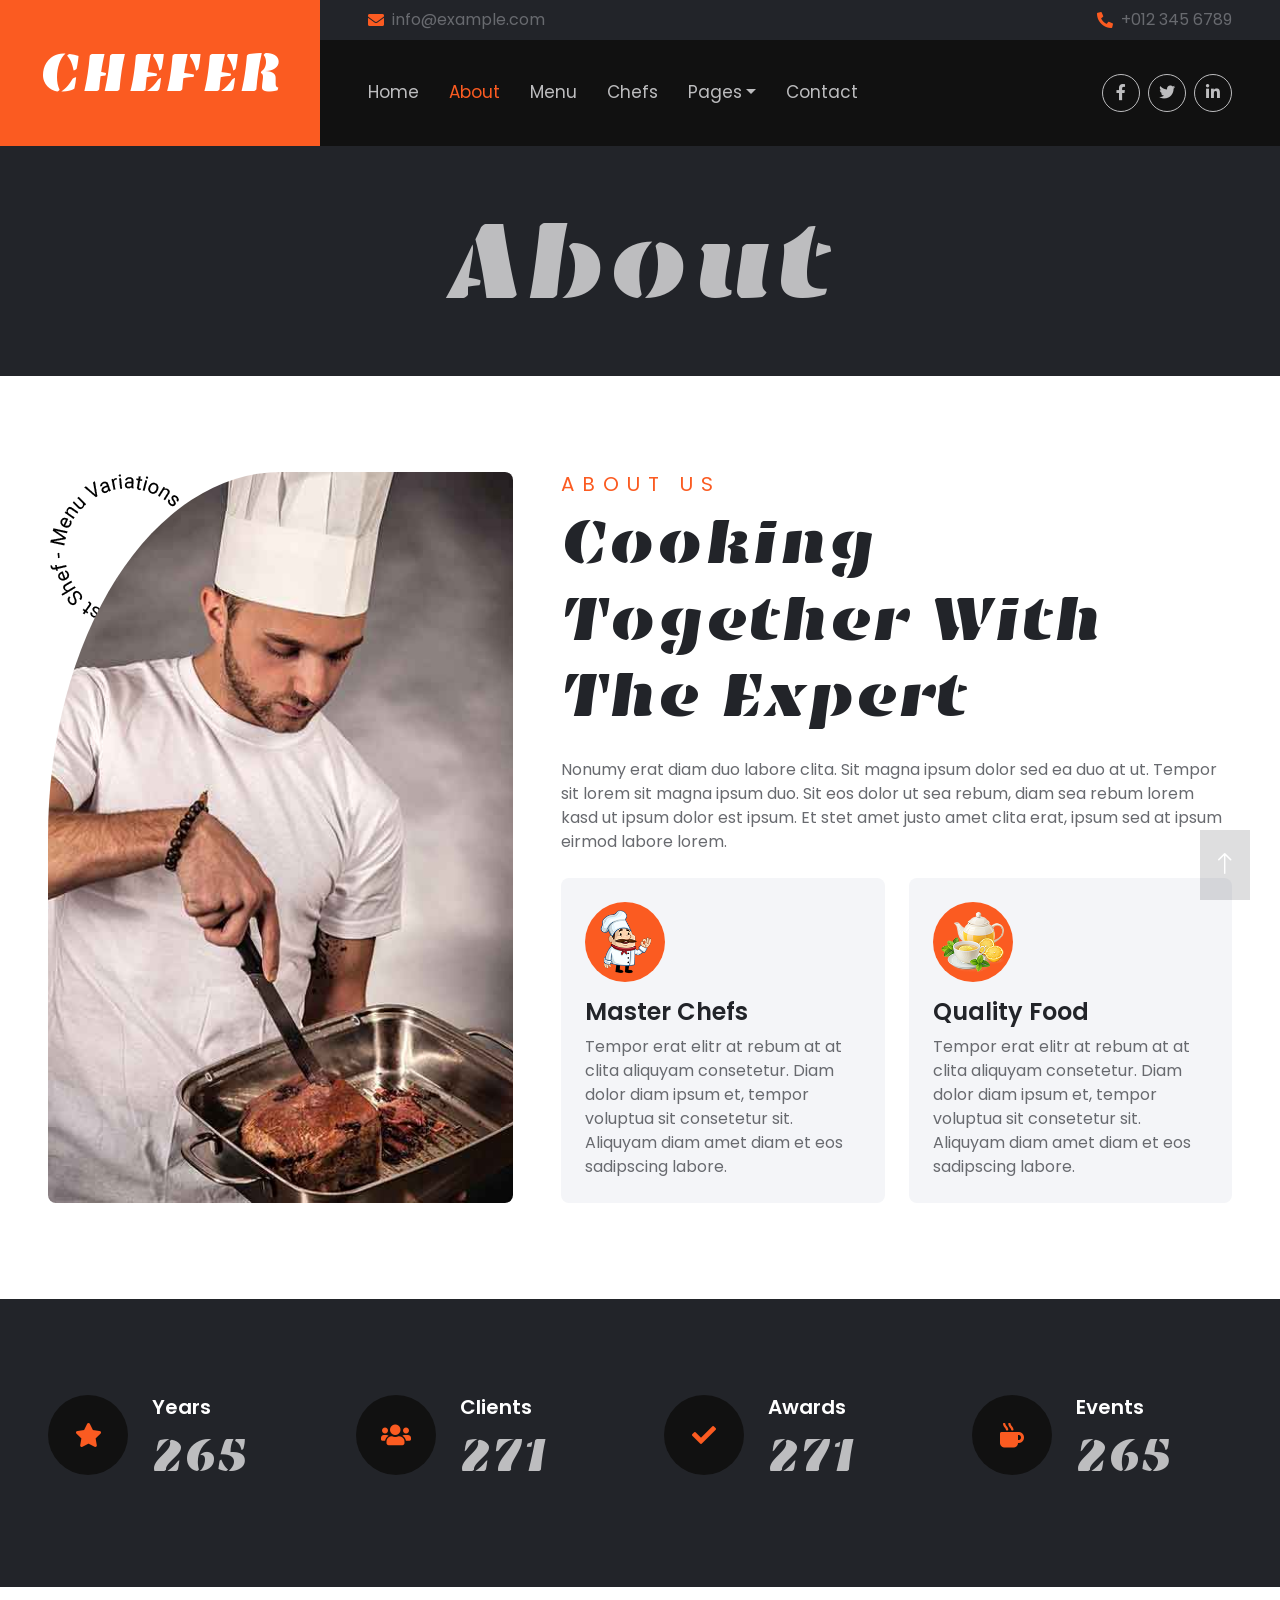
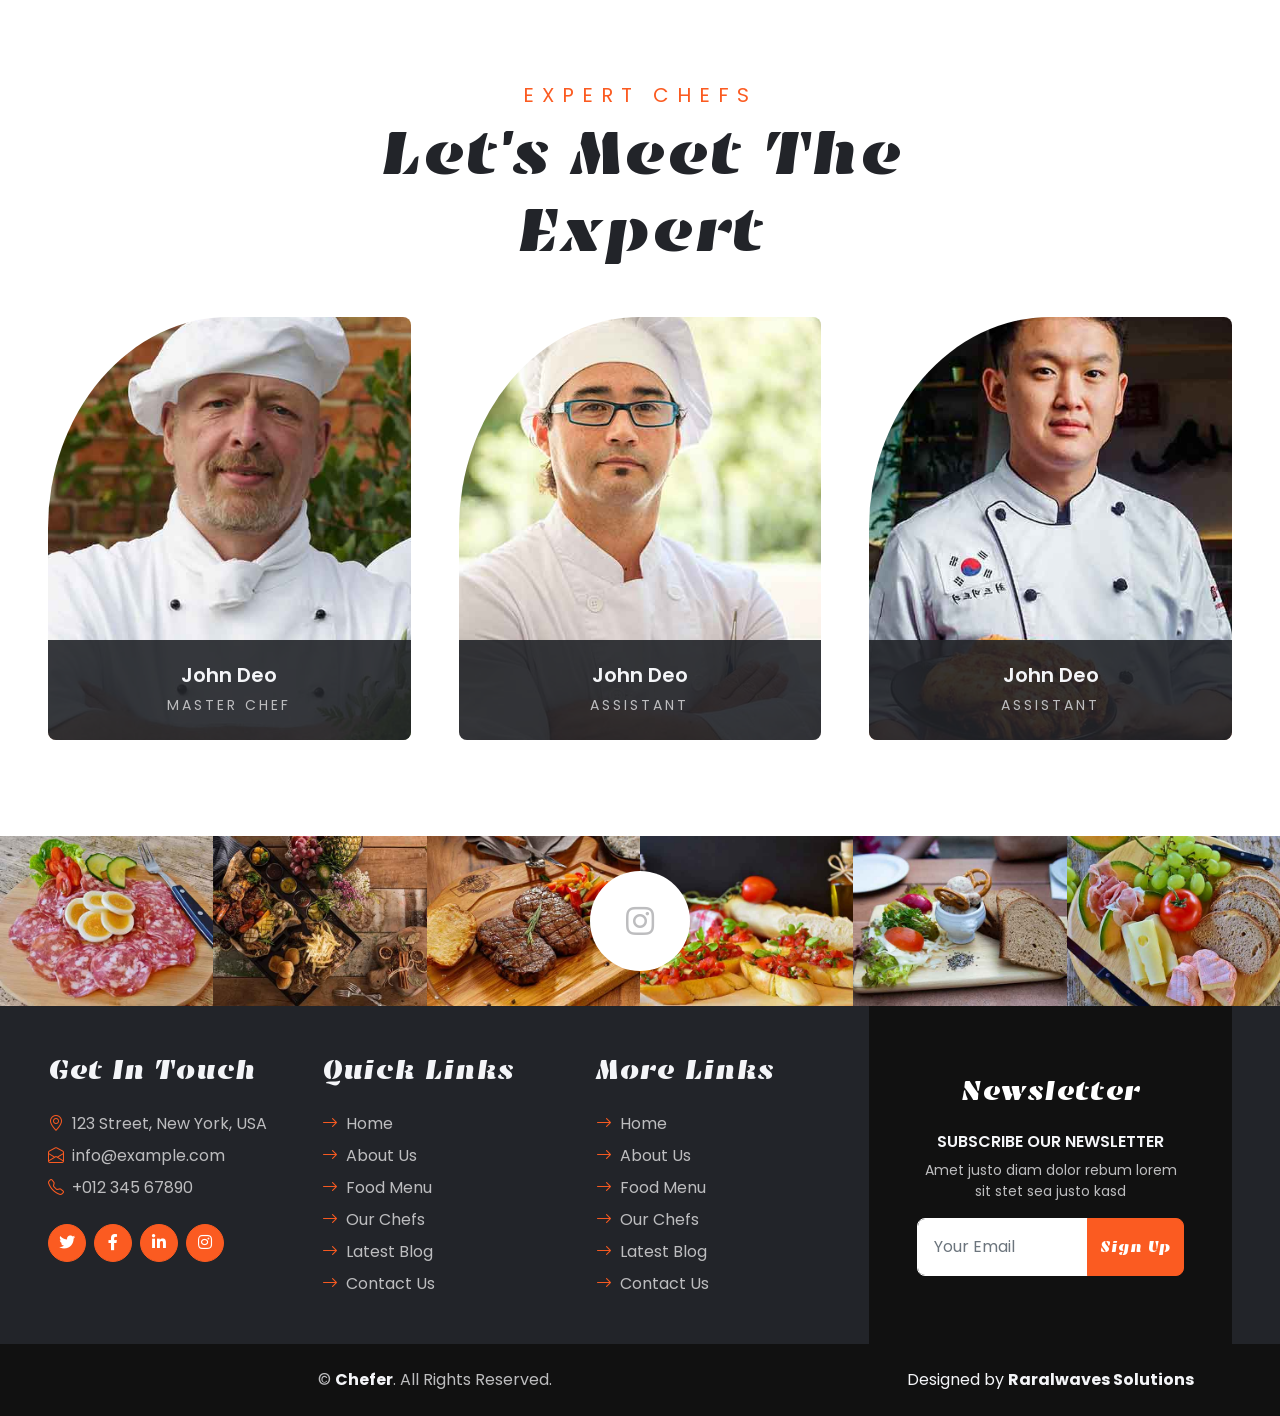
<file: about.html>
<!DOCTYPE html>
<html lang="en">

<head>
    <meta charset="utf-8">
    <title>CHEFER - Chef Website </title>
    <meta content="width=device-width, initial-scale=1.0" name="viewport">
    <meta content="" name="keywords">
    <meta content="" name="description">

    <!-- Favicon -->
    <link href="img/favicon.ico" rel="icon">

    <!-- Google Web Fonts -->
    <link rel="preconnect" href="https://fonts.googleapis.com">
    <link rel="preconnect" href="https://fonts.gstatic.com" crossorigin>
    <link href="https://fonts.googleapis.com/css2?family=Emblema+One&family=Poppins:wght@400;600&display=swap"
        rel="stylesheet">

    <!-- Icon Font Stylesheet -->
    <link href="https://cdnjs.cloudflare.com/ajax/libs/font-awesome/5.15.0/css/all.min.css" rel="stylesheet">
    <link href="https://cdn.jsdelivr.net/npm/bootstrap-icons@1.4.1/font/bootstrap-icons.css" rel="stylesheet">

    <!-- Libraries Stylesheet -->
    <link href="lib/animate/animate.min.css" rel="stylesheet">
    <link href="lib/owlcarousel/assets/owl.carousel.min.css" rel="stylesheet">

    <!-- Customized Bootstrap Stylesheet -->
    <link href="css/bootstrap.min.css" rel="stylesheet">

    <!-- Template Stylesheet -->
    <link href="css/style.css" rel="stylesheet">
</head>

<body>
    <!-- Spinner Start -->
    <div id="spinner" class="show bg-dark position-fixed translate-middle w-100 vh-100 top-50 start-50 d-flex align-items-center justify-content-center">
        <div class="spinner-border text-primary" role="status" style="width: 3rem; height: 3rem;"></div>
    </div>
    <!-- Spinner End -->


    <!-- Header Start -->
    <div class="container-fluid bg-dark px-0">
        <div class="row gx-0 wow fadeIn" data-wow-delay="0.1s">
            <div class="col-lg-3 bg-primary d-none d-lg-block">
                <a href="index.html"
                    class="navbar-brand w-100 h-100 m-0 p-0 d-flex align-items-center justify-content-center">
                    <h1 class="m-0 display-4 text-white text-uppercase">Chefer</h1>
                </a>
            </div>
            <div class="col-lg-9">
                <div class="row gx-0 d-none d-lg-flex bg-dark">
                    <div class="col-6 px-5 text-start">
                        <div class="h-100 d-inline-flex align-items-center py-2 me-4">
                            <i class="fa fa-envelope text-primary me-2"></i>
                            <p class="mb-0">info@example.com</p>
                        </div>
                    </div>
                    <div class="col-6 px-5 text-end">    
                        <div class="h-100 d-inline-flex align-items-center py-2">
                            <i class="fa fa-phone-alt text-primary me-2"></i>
                            <p class="mb-0">+012 345 6789</p>
                        </div>
                    </div>
                </div>
                <nav class="navbar navbar-expand-lg navbar-dark p-3 p-lg-0 px-lg-5" style="background: #111111;">
                    <a href="index.html" class="navbar-brand d-block d-lg-none">
                        <h1 class="m-0 display-4 text-primary text-uppercase">Chefer</h1>
                    </a>
                    <button type="button" class="navbar-toggler" data-bs-toggle="collapse"
                        data-bs-target="#navbarCollapse">
                        <span class="navbar-toggler-icon"></span>
                    </button>
                    <div class="collapse navbar-collapse justify-content-between" id="navbarCollapse">
                        <div class="navbar-nav mr-auto py-0">
                            <a href="index.html" class="nav-item nav-link">Home</a>
                            <a href="about.html" class="nav-item nav-link active">About</a>
                            <a href="menu.html" class="nav-item nav-link">Menu</a>
                            <a href="team.html" class="nav-item nav-link">Chefs</a>
                            <div class="nav-item dropdown">
                                <a href="#" class="nav-link dropdown-toggle" data-bs-toggle="dropdown">Pages</a>
                                <div class="dropdown-menu rounded-0 m-0">
                                    <a href="feature.html" class="dropdown-item">Features</a>
                                    <a href="blog.html" class="dropdown-item">Blog Post</a>
                                    <a href="testimonial.html" class="dropdown-item">Testimonial</a>
                                    <a href="404.html" class="dropdown-item">404 Error</a>
                                </div>
                            </div>
                            <a href="contact.html" class="nav-item nav-link">Contact</a>
                        </div>
                        <div class="d-none d-lg-flex align-items-center py-2">
                            <a class="btn btn-outline-secondary btn-square rounded-circle ms-2" href="">
                                <i class="fab fa-facebook-f"></i>
                            </a>
                            <a class="btn btn-outline-secondary btn-square rounded-circle ms-2" href="">
                                <i class="fab fa-twitter"></i>
                            </a>
                            <a class="btn btn-outline-secondary btn-square rounded-circle ms-2" href="">
                                <i class="fab fa-linkedin-in"></i>
                            </a>
                        </div>
                    </div>
                </nav>
            </div>
        </div>
    </div>
    <!-- Header End -->


    <!-- Hero Start -->
    <div class="container-fluid p-5 mb-5 bg-dark text-secondary">
        <div class="container wow fadeIn" data-wow-delay="0.1s">
            <h1 class="display-1 text-secondary text-center mb-0">About</h1>
        </div>
    </div>
    <!-- Hero End -->


    <!-- About Start -->
    <div class="container-fluid p-5">
        <div class="row gx-5">
            <div class="col-lg-5 mb-5 mb-lg-0 wow fadeIn" data-wow-delay="0.1s" style="min-height: 500px;">
                <div class="position-relative h-100">
                    <div class="position-absolute top-0 start-0 animate-rotate"
                        style="width: 160px; height: 160px;">
                        <img class="img-fluid" src="img/about-round.jpg" alt="">
                    </div>
                    <img class="position-absolute w-100 h-100 rounded-circle rounded-bottom rounded-end"
                        src="img/about.jpg" style="object-fit: cover;">
                </div>
            </div>
            <div class="col-lg-7">
                <div class="mb-4 wow fadeIn" data-wow-delay="0.2s">
                    <h5 class="section-title">About Us</h5>
                    <h1 class="display-3 mb-0">Cooking Together With The Expert</h1>
                </div>
                <p class="mb-4 wow fadeIn" data-wow-delay="0.3s">Nonumy erat diam duo labore clita. Sit magna ipsum dolor sed ea duo at ut. Tempor sit
                    lorem sit magna ipsum duo. Sit eos dolor ut sea rebum, diam sea rebum lorem kasd ut ipsum dolor est
                    ipsum. Et stet amet justo amet clita erat, ipsum sed at ipsum eirmod labore lorem.</p>
                <div class="row">
                    <div class="col-sm-6 wow fadeIn" data-wow-delay="0.4s">
                        <div class="bg-light rounded p-4">
                            <img class="img-fluid bg-primary rounded-circle mb-3" src="img/feature-1.png" style="width: 80px; height: 80px;">
                            <h4>Master Chefs</h4>
                            <p class="mb-0">Tempor erat elitr at rebum at at clita aliquyam consetetur. Diam dolor diam
                                ipsum et, tempor voluptua sit consetetur sit. Aliquyam diam amet diam et eos sadipscing
                                labore.</p>
                        </div>
                    </div>
                    <div class="col-sm-6 wow fadeIn" data-wow-delay="0.5s">
                        <div class="bg-light rounded p-4">
                            <img class="img-fluid bg-primary rounded-circle mb-3" src="img/feature-3.png" style="width: 80px; height: 80px;">
                            <h4>Quality Food</h4>
                            <p class="mb-0">Tempor erat elitr at rebum at at clita aliquyam consetetur. Diam dolor diam
                                ipsum et, tempor voluptua sit consetetur sit. Aliquyam diam amet diam et eos sadipscing
                                labore.</p>
                        </div>
                    </div>
                </div>
            </div>
        </div>
    </div>
    <!-- About End -->


    <!-- Facts Start -->
    <div class="container-fluid bg-dark facts p-5 my-5">
        <div class="row gx-5 gy-4 py-5">
            <div class="col-lg-3 col-md-6 wow fadeIn" data-wow-delay="0.1s">
                <div class="d-flex">
                    <div class="rounded-circle d-flex align-items-center justify-content-center mb-3"
                        style="width: 80px; height: 80px; background: #111111;">
                        <i class="fa fa-star fs-4 text-primary"></i>
                    </div>
                    <div class="ps-4">
                        <h5 class="text-white">Years</h5>
                        <h1 class="display-5 text-secondary mb-0" data-toggle="counter-up">1234</h1>
                    </div>
                </div>
            </div>
            <div class="col-lg-3 col-md-6 wow fadeIn" data-wow-delay="0.2s">
                <div class="d-flex">
                    <div class="rounded-circle d-flex align-items-center justify-content-center mb-3"
                        style="width: 80px; height: 80px; background: #111111;">
                        <i class="fa fa-users fs-4 text-primary"></i>
                    </div>
                    <div class="ps-4">
                        <h5 class="text-white">Clients</h5>
                        <h1 class="display-5 text-secondary mb-0" data-toggle="counter-up">1234</h1>
                    </div>
                </div>
            </div>
            <div class="col-lg-3 col-md-6 wow fadeIn" data-wow-delay="0.3s">
                <div class="d-flex">
                    <div class="rounded-circle d-flex align-items-center justify-content-center mb-3"
                        style="width: 80px; height: 80px; background: #111111;">
                        <i class="fa fa-check fs-4 text-primary"></i>
                    </div>
                    <div class="ps-4">
                        <h5 class="text-white">Awards</h5>
                        <h1 class="display-5 text-secondary mb-0" data-toggle="counter-up">1234</h1>
                    </div>
                </div>
            </div>
            <div class="col-lg-3 col-md-6 wow fadeIn" data-wow-delay="0.4s">
                <div class="d-flex">
                    <div class="rounded-circle d-flex align-items-center justify-content-center mb-3"
                        style="width: 80px; height: 80px; background: #111111;">
                        <i class="fa fa-mug-hot fs-4 text-primary"></i>
                    </div>
                    <div class="ps-4">
                        <h5 class="text-white">Events</h5>
                        <h1 class="display-5 text-secondary mb-0" data-toggle="counter-up">1234</h1>
                    </div>
                </div>
            </div>
        </div>
    </div>
    <!-- Facts End -->


    <!-- Team Start -->
    <div class="container-fluid p-5">
        <div class="mb-5 text-center wow fadeIn" data-wow-delay="0.1s" style="max-width: 700px; margin: auto;">
            <h5 class="section-title">Expert Chefs</h5>
            <h1 class="display-3 mb-0">Let's Meet The Expert</h1>
        </div>
        <div class="row g-5">
            <div class="col-lg-4 col-md-6 wow fadeIn" data-wow-delay="0.1s">
                <div class="team-item position-relative">
                    <div class="position-relative overflow-hidden rounded-circle rounded-bottom rounded-end">
                        <img class="img-fluid w-100" src="img/team-1.jpg" alt="">
                        <div class="team-overlay">
                            <div class="d-flex align-items-center justify-content-start">
                                <a class="btn btn-light btn-square rounded-circle mx-1" href="#"><i
                                        class="fab fa-twitter"></i></a>
                                <a class="btn btn-light btn-square rounded-circle mx-1" href="#"><i
                                        class="fab fa-facebook-f"></i></a>
                                <a class="btn btn-light btn-square rounded-circle mx-1" href="#"><i
                                        class="fab fa-linkedin-in"></i></a>
                            </div>
                        </div>
                    </div>
                    <div class="position-absolute start-0 bottom-0 d-flex flex-column justify-content-center w-100 rounded-bottom text-center"
                        style="height: 100px; background: rgba(34, 36, 41, .9);">
                        <h5 class="text-light">John Deo</h5>
                        <p class="small text-uppercase text-secondary m-0" style="letter-spacing: 3px;">Master Chef</p>
                    </div>
                </div>
            </div>
            <div class="col-lg-4 col-md-6 wow fadeIn" data-wow-delay="0.3s">
                <div class="team-item position-relative">
                    <div class="position-relative overflow-hidden rounded-circle rounded-bottom rounded-end">
                        <img class="img-fluid w-100" src="img/team-2.jpg" alt="">
                        <div class="team-overlay">
                            <div class="d-flex align-items-center justify-content-start">
                                <a class="btn btn-light btn-square rounded-circle mx-1" href="#"><i
                                        class="fab fa-twitter"></i></a>
                                <a class="btn btn-light btn-square rounded-circle mx-1" href="#"><i
                                        class="fab fa-facebook-f"></i></a>
                                <a class="btn btn-light btn-square rounded-circle mx-1" href="#"><i
                                        class="fab fa-linkedin-in"></i></a>
                            </div>
                        </div>
                    </div>
                    <div class="position-absolute start-0 bottom-0 d-flex flex-column justify-content-center w-100 rounded-bottom text-center"
                        style="height: 100px; background: rgba(34, 36, 41, .9);">
                        <h5 class="text-light">John Deo</h5>
                        <p class="small text-uppercase text-secondary m-0" style="letter-spacing: 3px;">Assistant</p>
                    </div>
                </div>
            </div>
            <div class="col-lg-4 col-md-6 wow fadeIn" data-wow-delay="0.5s">
                <div class="team-item position-relative">
                    <div class="position-relative overflow-hidden rounded-circle rounded-bottom rounded-end">
                        <img class="img-fluid w-100" src="img/team-3.jpg" alt="">
                        <div class="team-overlay">
                            <div class="d-flex align-items-center justify-content-start">
                                <a class="btn btn-light btn-square rounded-circle mx-1" href="#"><i
                                        class="fab fa-twitter"></i></a>
                                <a class="btn btn-light btn-square rounded-circle mx-1" href="#"><i
                                        class="fab fa-facebook-f"></i></a>
                                <a class="btn btn-light btn-square rounded-circle mx-1" href="#"><i
                                        class="fab fa-linkedin-in"></i></a>
                            </div>
                        </div>
                    </div>
                    <div class="position-absolute start-0 bottom-0 d-flex flex-column justify-content-center w-100 rounded-bottom text-center"
                        style="height: 100px; background: rgba(34, 36, 41, .9);">
                        <h5 class="text-light">John Deo</h5>
                        <p class="small text-uppercase text-secondary m-0" style="letter-spacing: 3px;">Assistant</p>
                    </div>
                </div>
            </div>
        </div>
    </div>
    <!-- Team End -->


    <!-- Instagram Start -->
    <div class="container-fluid position-relative instagram p-0 mt-5">
        <a href="" class="d-flex align-items-center justify-content-center position-absolute top-50 start-50 translate-middle bg-white rounded-circle" style="width: 100px; height: 100px; z-index: 1;">
            <i class="fab fa-instagram fa-2x text-secondary"></i>
        </a>
        <div class="row g-0">
            <div class="col-lg-2 col-md-3 col-sm-4 wow fadeIn" data-wow-delay="0.1s">
                <img class="img-fluid" src="img/menu-2.jpg" alt="">
            </div>
            <div class="col-lg-2 col-md-3 col-sm-4 wow fadeIn" data-wow-delay="0.2s">
                <img class="img-fluid" src="img/menu-3.jpg" alt="">
            </div>
            <div class="col-lg-2 col-md-3 col-sm-4 wow fadeIn" data-wow-delay="0.3s">
                <img class="img-fluid" src="img/menu-4.jpg" alt="">
            </div>
            <div class="col-lg-2 col-md-3 col-sm-4 wow fadeIn" data-wow-delay="0.4s">
                <img class="img-fluid" src="img/menu-5.jpg" alt="">
            </div>
            <div class="col-lg-2 col-md-3 col-sm-4 wow fadeIn" data-wow-delay="0.5s">
                <img class="img-fluid" src="img/menu-6.jpg" alt="">
            </div>
            <div class="col-lg-2 col-md-3 col-sm-4 wow fadeIn" data-wow-delay="0.6s">
                <img class="img-fluid" src="img/menu-7.jpg" alt="">
            </div>
        </div>
    </div>
    <!-- Instagram End -->


    <!-- Footer Start -->
    <div class="container-fluid bg-dark text-secondary px-5">
        <div class="row gx-5 wow fadeIn" data-wow-delay="0.1s">
            <div class="col-lg-8 col-md-6">
                <div class="row gx-5">
                    <div class="col-lg-4 col-md-12 pt-5 mb-5">
                        <h3 class="text-light mb-4">Get In Touch</h3>
                        <div class="d-flex mb-2">
                            <i class="bi bi-geo-alt text-primary me-2"></i>
                            <p class="mb-0">123 Street, New York, USA</p>
                        </div>
                        <div class="d-flex mb-2">
                            <i class="bi bi-envelope-open text-primary me-2"></i>
                            <p class="mb-0">info@example.com</p>
                        </div>
                        <div class="d-flex mb-2">
                            <i class="bi bi-telephone text-primary me-2"></i>
                            <p class="mb-0">+012 345 67890</p>
                        </div>
                        <div class="d-flex mt-4">
                            <a class="btn btn-primary btn-square rounded-circle me-2" href="#"><i
                                    class="fab fa-twitter"></i></a>
                            <a class="btn btn-primary btn-square rounded-circle me-2" href="#"><i
                                    class="fab fa-facebook-f"></i></a>
                            <a class="btn btn-primary btn-square rounded-circle me-2" href="#"><i
                                    class="fab fa-linkedin-in"></i></a>
                            <a class="btn btn-primary btn-square rounded-circle" href="#"><i
                                    class="fab fa-instagram"></i></a>
                        </div>
                    </div>
                    <div class="col-lg-4 col-md-12 pt-0 pt-lg-5 mb-5">
                        <h3 class="text-light mb-4">Quick Links</h3>
                        <div class="d-flex flex-column justify-content-start">
                            <a class="text-secondary mb-2" href="#"><i
                                    class="bi bi-arrow-right text-primary me-2"></i>Home</a>
                            <a class="text-secondary mb-2" href="#"><i
                                    class="bi bi-arrow-right text-primary me-2"></i>About Us</a>
                            <a class="text-secondary mb-2" href="#"><i
                                    class="bi bi-arrow-right text-primary me-2"></i>Food Menu</a>
                            <a class="text-secondary mb-2" href="#"><i
                                    class="bi bi-arrow-right text-primary me-2"></i>Our Chefs</a>
                            <a class="text-secondary mb-2" href="#"><i
                                    class="bi bi-arrow-right text-primary me-2"></i>Latest Blog</a>
                            <a class="text-secondary" href="#"><i
                                    class="bi bi-arrow-right text-primary me-2"></i>Contact Us</a>
                        </div>
                    </div>
                    <div class="col-lg-4 col-md-12 pt-0 pt-lg-5 mb-5">
                        <h3 class="text-light mb-4">More Links</h3>
                        <div class="d-flex flex-column justify-content-start">
                            <a class="text-secondary mb-2" href="#"><i
                                    class="bi bi-arrow-right text-primary me-2"></i>Home</a>
                            <a class="text-secondary mb-2" href="#"><i
                                    class="bi bi-arrow-right text-primary me-2"></i>About Us</a>
                            <a class="text-secondary mb-2" href="#"><i
                                    class="bi bi-arrow-right text-primary me-2"></i>Food Menu</a>
                            <a class="text-secondary mb-2" href="#"><i
                                    class="bi bi-arrow-right text-primary me-2"></i>Our Chefs</a>
                            <a class="text-secondary mb-2" href="#"><i
                                    class="bi bi-arrow-right text-primary me-2"></i>Latest Blog</a>
                            <a class="text-secondary" href="#"><i
                                    class="bi bi-arrow-right text-primary me-2"></i>Contact Us</a>
                        </div>
                    </div>
                </div>
            </div>
            <div class="col-lg-4 col-md-6">
                <div class="d-flex flex-column align-items-center justify-content-center text-center h-100 p-5"
                    style="background: #111111;">
                    <h3 class="text-white mb-4">Newsletter</h3>
                    <h6 class="text-uppercase text-light mb-2">Subscribe Our Newsletter</h6>
                    <p class="small text-secondary">Amet justo diam dolor rebum lorem sit stet sea justo kasd</p>
                    <form action="">
                        <div class="input-group">
                            <input type="text" class="form-control border-white p-3" placeholder="Your Email">
                            <button class="btn btn-primary">Sign Up</button>
                        </div>
                    </form>
                </div>
            </div>
        </div>
    </div>
    <div class="container-fluid py-4 py-lg-0 px-5" style="background: #111111;">
        <div class="row gx-5">
            <div class="col-lg-8">
                <div class="py-lg-4 text-center">
                     <p class="text-secondary mb-0">&copy; <a class="text-light fw-bold" href="#">Chefer</a>. All
                        Rights Reserved.</p>
                </div>
            </div>
            <div class="col-lg-4">
                <div class="py-lg-4 text-center credit">
                  
                    <p class="text-light mb-0">Designed by <a class="text-light fw-bold"
                            href="https://raralwavessolutions.co.ke/">Raralwaves Solutions</a></p>
                </div>
            </div>
        </div>
    </div>
    <!-- Footer End -->


    <!-- Back to Top -->
    <a href="#" class="btn btn-dark py-3 fs-4 back-to-top"><i class="bi bi-arrow-up"></i></a>


    <!-- JavaScript Libraries -->
    <script src="https://ajax.googleapis.com/ajax/libs/jquery/3.6.4/jquery.min.js"></script>
    <script src="https://cdn.jsdelivr.net/npm/bootstrap@5.0.0/dist/js/bootstrap.bundle.min.js"></script>
    <script src="lib/wow/wow.min.js"></script>
    <script src="lib/easing/easing.min.js"></script>
    <script src="lib/waypoints/waypoints.min.js"></script>
    <script src="lib/counterup/counterup.min.js"></script>
    <script src="lib/owlcarousel/owl.carousel.min.js"></script>

    <!-- Template Javascript -->
    <script src="js/main.js"></script>
</body>


</html>
</file>
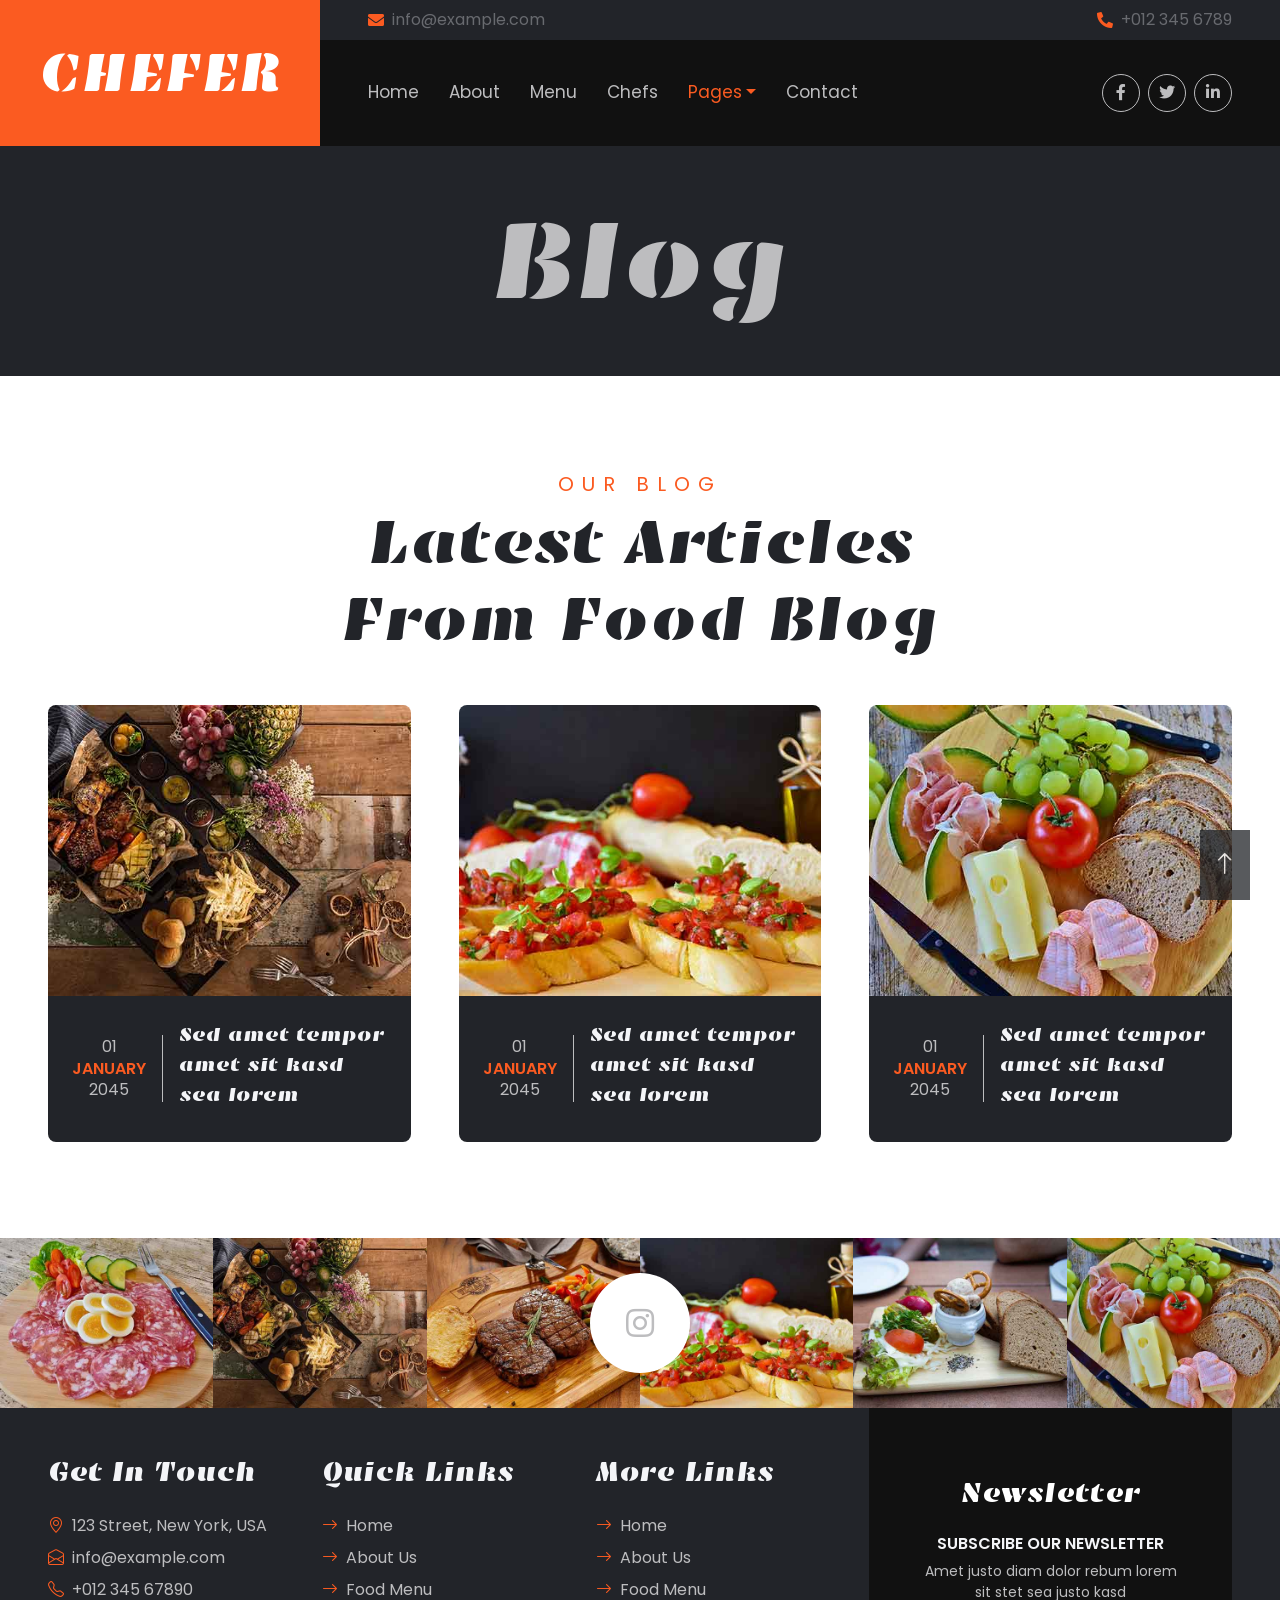
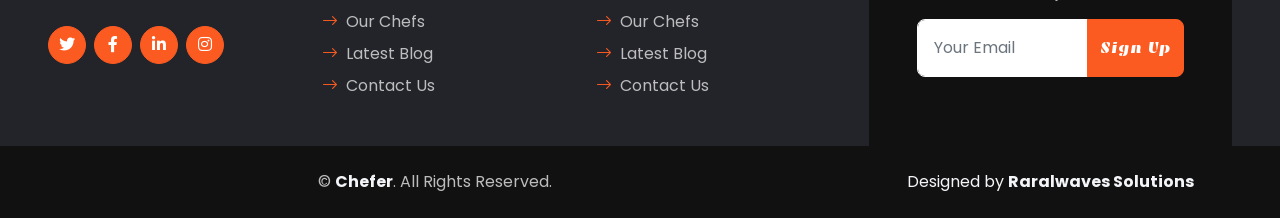
<file: blog.html>
<!DOCTYPE html>
<html lang="en">

<head>
    <meta charset="utf-8">
    <title>CHEFER - Chef Website </title>
    <meta content="width=device-width, initial-scale=1.0" name="viewport">
    <meta content="" name="keywords">
    <meta content="" name="description">

    <!-- Favicon -->
    <link href="img/favicon.ico" rel="icon">

    <!-- Google Web Fonts -->
    <link rel="preconnect" href="https://fonts.googleapis.com">
    <link rel="preconnect" href="https://fonts.gstatic.com" crossorigin>
    <link href="https://fonts.googleapis.com/css2?family=Emblema+One&family=Poppins:wght@400;600&display=swap"
        rel="stylesheet">

    <!-- Icon Font Stylesheet -->
    <link href="https://cdnjs.cloudflare.com/ajax/libs/font-awesome/5.15.0/css/all.min.css" rel="stylesheet">
    <link href="https://cdn.jsdelivr.net/npm/bootstrap-icons@1.4.1/font/bootstrap-icons.css" rel="stylesheet">

    <!-- Libraries Stylesheet -->
    <link href="lib/animate/animate.min.css" rel="stylesheet">
    <link href="lib/owlcarousel/assets/owl.carousel.min.css" rel="stylesheet">

    <!-- Customized Bootstrap Stylesheet -->
    <link href="css/bootstrap.min.css" rel="stylesheet">

    <!-- Template Stylesheet -->
    <link href="css/style.css" rel="stylesheet">
</head>

<body>
    <!-- Spinner Start -->
    <div id="spinner" class="show bg-dark position-fixed translate-middle w-100 vh-100 top-50 start-50 d-flex align-items-center justify-content-center">
        <div class="spinner-border text-primary" role="status" style="width: 3rem; height: 3rem;"></div>
    </div>
    <!-- Spinner End -->


    <!-- Header Start -->
    <div class="container-fluid bg-dark px-0">
        <div class="row gx-0 wow fadeIn" data-wow-delay="0.1s">
            <div class="col-lg-3 bg-primary d-none d-lg-block">
                <a href="index.html"
                    class="navbar-brand w-100 h-100 m-0 p-0 d-flex align-items-center justify-content-center">
                    <h1 class="m-0 display-4 text-white text-uppercase">Chefer</h1>
                </a>
            </div>
            <div class="col-lg-9">
                <div class="row gx-0 d-none d-lg-flex bg-dark">
                    <div class="col-6 px-5 text-start">
                        <div class="h-100 d-inline-flex align-items-center py-2 me-4">
                            <i class="fa fa-envelope text-primary me-2"></i>
                            <p class="mb-0">info@example.com</p>
                        </div>
                    </div>
                    <div class="col-6 px-5 text-end">    
                        <div class="h-100 d-inline-flex align-items-center py-2">
                            <i class="fa fa-phone-alt text-primary me-2"></i>
                            <p class="mb-0">+012 345 6789</p>
                        </div>
                    </div>
                </div>
                <nav class="navbar navbar-expand-lg navbar-dark p-3 p-lg-0 px-lg-5" style="background: #111111;">
                    <a href="index.html" class="navbar-brand d-block d-lg-none">
                        <h1 class="m-0 display-4 text-primary text-uppercase">Chefer</h1>
                    </a>
                    <button type="button" class="navbar-toggler" data-bs-toggle="collapse"
                        data-bs-target="#navbarCollapse">
                        <span class="navbar-toggler-icon"></span>
                    </button>
                    <div class="collapse navbar-collapse justify-content-between" id="navbarCollapse">
                        <div class="navbar-nav mr-auto py-0">
                            <a href="index.html" class="nav-item nav-link">Home</a>
                            <a href="about.html" class="nav-item nav-link">About</a>
                            <a href="menu.html" class="nav-item nav-link">Menu</a>
                            <a href="team.html" class="nav-item nav-link">Chefs</a>
                            <div class="nav-item dropdown">
                                <a href="#" class="nav-link dropdown-toggle active" data-bs-toggle="dropdown">Pages</a>
                                <div class="dropdown-menu rounded-0 m-0">
                                    <a href="feature.html" class="dropdown-item">Features</a>
                                    <a href="blog.html" class="dropdown-item active">Blog Post</a>
                                    <a href="testimonial.html" class="dropdown-item">Testimonial</a>
                                    <a href="404.html" class="dropdown-item">404 Error</a>
                                </div>
                            </div>
                            <a href="contact.html" class="nav-item nav-link">Contact</a>
                        </div>
                        <div class="d-none d-lg-flex align-items-center py-2">
                            <a class="btn btn-outline-secondary btn-square rounded-circle ms-2" href="">
                                <i class="fab fa-facebook-f"></i>
                            </a>
                            <a class="btn btn-outline-secondary btn-square rounded-circle ms-2" href="">
                                <i class="fab fa-twitter"></i>
                            </a>
                            <a class="btn btn-outline-secondary btn-square rounded-circle ms-2" href="">
                                <i class="fab fa-linkedin-in"></i>
                            </a>
                        </div>
                    </div>
                </nav>
            </div>
        </div>
    </div>
    <!-- Header End -->


    <!-- Hero Start -->
    <div class="container-fluid p-5 mb-5 bg-dark text-secondary">
        <div class="container wow fadeIn" data-wow-delay="0.1s">
            <h1 class="display-1 text-secondary text-center mb-0">Blog</h1>
        </div>
    </div>
    <!-- Hero End -->


    <!-- Blog Start -->
    <div class="container-fluid p-5">
        <div class="mb-5 text-center wow fadeIn" data-wow-delay="0.1s" style="max-width: 700px; margin: auto;">
            <h5 class="section-title">Our Blog</h5>
            <h1 class="display-3 mb-0">Latest Articles From Food Blog</h1>
        </div>
        <div class="row g-5">
            <div class="col-lg-4 col-md-6 wow fadeIn" data-wow-delay="0.1s">
                <div class="blog-item">
                    <div class="position-relative overflow-hidden rounded-top">
                        <img class="img-fluid" src="img/menu-3.jpg" alt="">
                    </div>
                    <div class="bg-dark d-flex align-items-center rounded-bottom p-4">
                        <div class="flex-shrink-0 text-center text-secondary border-end border-secondary pe-3 me-3">
                            <span>01</span>
                            <h6 class="text-primary text-uppercase mb-0">January</h6>
                            <span>2045</span>
                        </div>
                        <a class="h5 lh-base text-light" href="">Sed amet tempor amet sit kasd sea lorem</h4></a>
                    </div>
                </div>
            </div>
            <div class="col-lg-4 col-md-6 wow fadeIn" data-wow-delay="0.3s">
                <div class="blog-item">
                    <div class="position-relative overflow-hidden rounded-top">
                        <img class="img-fluid" src="img/menu-5.jpg" alt="">
                    </div>
                    <div class="bg-dark d-flex align-items-center rounded-bottom p-4">
                        <div class="flex-shrink-0 text-center text-secondary border-end border-secondary pe-3 me-3">
                            <span>01</span>
                            <h6 class="text-primary text-uppercase mb-0">January</h6>
                            <span>2045</span>
                        </div>
                        <a class="h5 lh-base text-light" href="">Sed amet tempor amet sit kasd sea lorem</h4></a>
                    </div>
                </div>
            </div>
            <div class="col-lg-4 col-md-6 wow fadeIn" data-wow-delay="0.5s">
                <div class="blog-item">
                    <div class="position-relative overflow-hidden rounded-top">
                        <img class="img-fluid" src="img/menu-7.jpg" alt="">
                    </div>
                    <div class="bg-dark d-flex align-items-center rounded-bottom p-4">
                        <div class="flex-shrink-0 text-center text-secondary border-end border-secondary pe-3 me-3">
                            <span>01</span>
                            <h6 class="text-primary text-uppercase mb-0">January</h6>
                            <span>2045</span>
                        </div>
                        <a class="h5 lh-base text-light" href="">Sed amet tempor amet sit kasd sea lorem</h4></a>
                    </div>
                </div>
            </div>
        </div>
    </div>
    <!-- Blog End -->


    <!-- Instagram Start -->
    <div class="container-fluid position-relative instagram p-0 mt-5">
        <a href="" class="d-flex align-items-center justify-content-center position-absolute top-50 start-50 translate-middle bg-white rounded-circle" style="width: 100px; height: 100px; z-index: 1;">
            <i class="fab fa-instagram fa-2x text-secondary"></i>
        </a>
        <div class="row g-0">
            <div class="col-lg-2 col-md-3 col-sm-4 wow fadeIn" data-wow-delay="0.1s">
                <img class="img-fluid" src="img/menu-2.jpg" alt="">
            </div>
            <div class="col-lg-2 col-md-3 col-sm-4 wow fadeIn" data-wow-delay="0.2s">
                <img class="img-fluid" src="img/menu-3.jpg" alt="">
            </div>
            <div class="col-lg-2 col-md-3 col-sm-4 wow fadeIn" data-wow-delay="0.3s">
                <img class="img-fluid" src="img/menu-4.jpg" alt="">
            </div>
            <div class="col-lg-2 col-md-3 col-sm-4 wow fadeIn" data-wow-delay="0.4s">
                <img class="img-fluid" src="img/menu-5.jpg" alt="">
            </div>
            <div class="col-lg-2 col-md-3 col-sm-4 wow fadeIn" data-wow-delay="0.5s">
                <img class="img-fluid" src="img/menu-6.jpg" alt="">
            </div>
            <div class="col-lg-2 col-md-3 col-sm-4 wow fadeIn" data-wow-delay="0.6s">
                <img class="img-fluid" src="img/menu-7.jpg" alt="">
            </div>
        </div>
    </div>
    <!-- Instagram End -->


    <!-- Footer Start -->
    <div class="container-fluid bg-dark text-secondary px-5">
        <div class="row gx-5 wow fadeIn" data-wow-delay="0.1s">
            <div class="col-lg-8 col-md-6">
                <div class="row gx-5">
                    <div class="col-lg-4 col-md-12 pt-5 mb-5">
                        <h3 class="text-light mb-4">Get In Touch</h3>
                        <div class="d-flex mb-2">
                            <i class="bi bi-geo-alt text-primary me-2"></i>
                            <p class="mb-0">123 Street, New York, USA</p>
                        </div>
                        <div class="d-flex mb-2">
                            <i class="bi bi-envelope-open text-primary me-2"></i>
                            <p class="mb-0">info@example.com</p>
                        </div>
                        <div class="d-flex mb-2">
                            <i class="bi bi-telephone text-primary me-2"></i>
                            <p class="mb-0">+012 345 67890</p>
                        </div>
                        <div class="d-flex mt-4">
                            <a class="btn btn-primary btn-square rounded-circle me-2" href="#"><i
                                    class="fab fa-twitter"></i></a>
                            <a class="btn btn-primary btn-square rounded-circle me-2" href="#"><i
                                    class="fab fa-facebook-f"></i></a>
                            <a class="btn btn-primary btn-square rounded-circle me-2" href="#"><i
                                    class="fab fa-linkedin-in"></i></a>
                            <a class="btn btn-primary btn-square rounded-circle" href="#"><i
                                    class="fab fa-instagram"></i></a>
                        </div>
                    </div>
                    <div class="col-lg-4 col-md-12 pt-0 pt-lg-5 mb-5">
                        <h3 class="text-light mb-4">Quick Links</h3>
                        <div class="d-flex flex-column justify-content-start">
                            <a class="text-secondary mb-2" href="#"><i
                                    class="bi bi-arrow-right text-primary me-2"></i>Home</a>
                            <a class="text-secondary mb-2" href="#"><i
                                    class="bi bi-arrow-right text-primary me-2"></i>About Us</a>
                            <a class="text-secondary mb-2" href="#"><i
                                    class="bi bi-arrow-right text-primary me-2"></i>Food Menu</a>
                            <a class="text-secondary mb-2" href="#"><i
                                    class="bi bi-arrow-right text-primary me-2"></i>Our Chefs</a>
                            <a class="text-secondary mb-2" href="#"><i
                                    class="bi bi-arrow-right text-primary me-2"></i>Latest Blog</a>
                            <a class="text-secondary" href="#"><i
                                    class="bi bi-arrow-right text-primary me-2"></i>Contact Us</a>
                        </div>
                    </div>
                    <div class="col-lg-4 col-md-12 pt-0 pt-lg-5 mb-5">
                        <h3 class="text-light mb-4">More Links</h3>
                        <div class="d-flex flex-column justify-content-start">
                            <a class="text-secondary mb-2" href="#"><i
                                    class="bi bi-arrow-right text-primary me-2"></i>Home</a>
                            <a class="text-secondary mb-2" href="#"><i
                                    class="bi bi-arrow-right text-primary me-2"></i>About Us</a>
                            <a class="text-secondary mb-2" href="#"><i
                                    class="bi bi-arrow-right text-primary me-2"></i>Food Menu</a>
                            <a class="text-secondary mb-2" href="#"><i
                                    class="bi bi-arrow-right text-primary me-2"></i>Our Chefs</a>
                            <a class="text-secondary mb-2" href="#"><i
                                    class="bi bi-arrow-right text-primary me-2"></i>Latest Blog</a>
                            <a class="text-secondary" href="#"><i
                                    class="bi bi-arrow-right text-primary me-2"></i>Contact Us</a>
                        </div>
                    </div>
                </div>
            </div>
            <div class="col-lg-4 col-md-6">
                <div class="d-flex flex-column align-items-center justify-content-center text-center h-100 p-5"
                    style="background: #111111;">
                    <h3 class="text-white mb-4">Newsletter</h3>
                    <h6 class="text-uppercase text-light mb-2">Subscribe Our Newsletter</h6>
                    <p class="small text-secondary">Amet justo diam dolor rebum lorem sit stet sea justo kasd</p>
                    <form action="">
                        <div class="input-group">
                            <input type="text" class="form-control border-white p-3" placeholder="Your Email">
                            <button class="btn btn-primary">Sign Up</button>
                        </div>
                    </form>
                </div>
            </div>
        </div>
    </div>
    <div class="container-fluid py-4 py-lg-0 px-5" style="background: #111111;">
        <div class="row gx-5">
            <div class="col-lg-8">
                <div class="py-lg-4 text-center">
                    <p class="text-secondary mb-0">&copy; <a class="text-light fw-bold" href="#">Chefer</a>. All
                        Rights Reserved.</p>
                </div>
            </div>
            <div class="col-lg-4">
                <div class="py-lg-4 text-center credit">
                  
                    <p class="text-light mb-0">Designed by <a class="text-light fw-bold"
                            href="https://raralwavessolutions.co.ke/">Raralwaves Solutions</a></p>
                </div>
            </div>
        </div>
    </div>
    <!-- Footer End -->


    <!-- Back to Top -->
    <a href="#" class="btn btn-dark py-3 fs-4 back-to-top"><i class="bi bi-arrow-up"></i></a>


    <!-- JavaScript Libraries -->
    <script src="https://ajax.googleapis.com/ajax/libs/jquery/3.6.4/jquery.min.js"></script>
    <script src="https://cdn.jsdelivr.net/npm/bootstrap@5.0.0/dist/js/bootstrap.bundle.min.js"></script>
    <script src="lib/wow/wow.min.js"></script>
    <script src="lib/easing/easing.min.js"></script>
    <script src="lib/waypoints/waypoints.min.js"></script>
    <script src="lib/counterup/counterup.min.js"></script>
    <script src="lib/owlcarousel/owl.carousel.min.js"></script>

    <!-- Template Javascript -->
    <script src="js/main.js"></script>
</body>


</html>
</file>
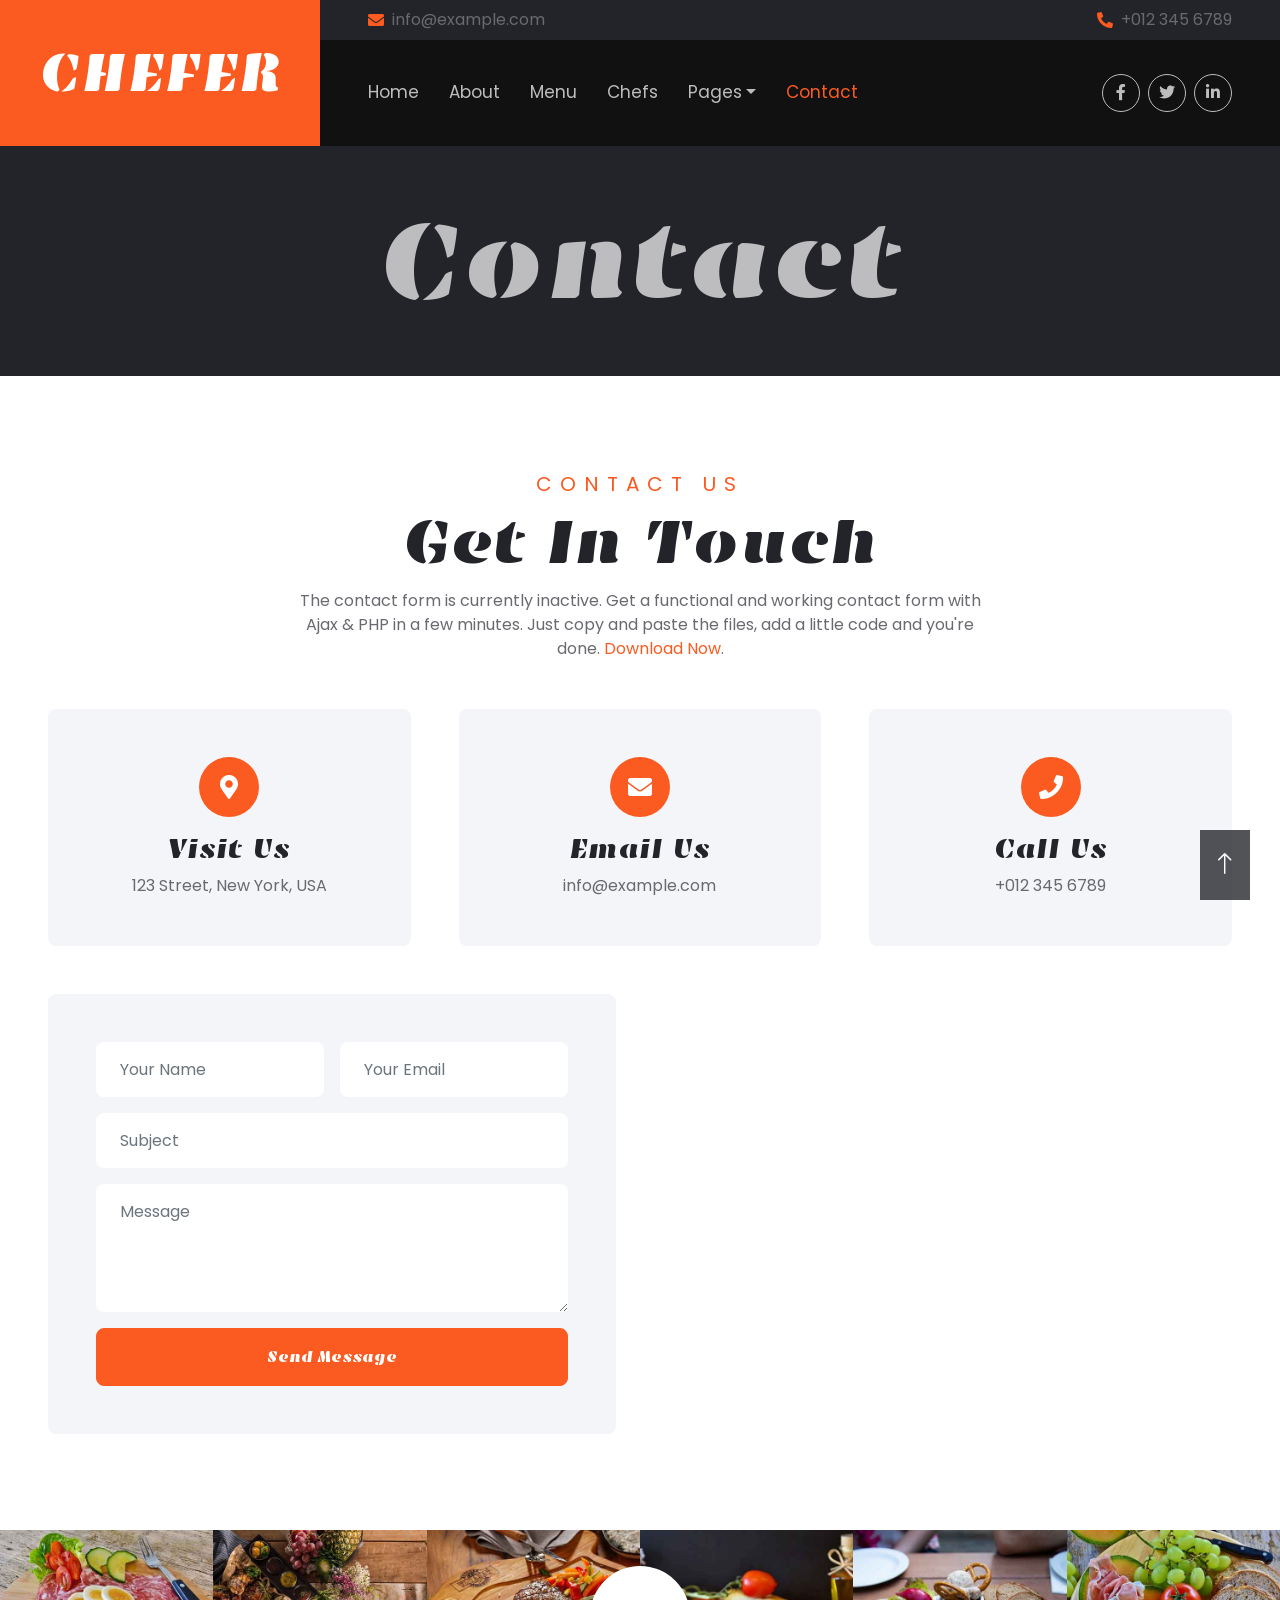
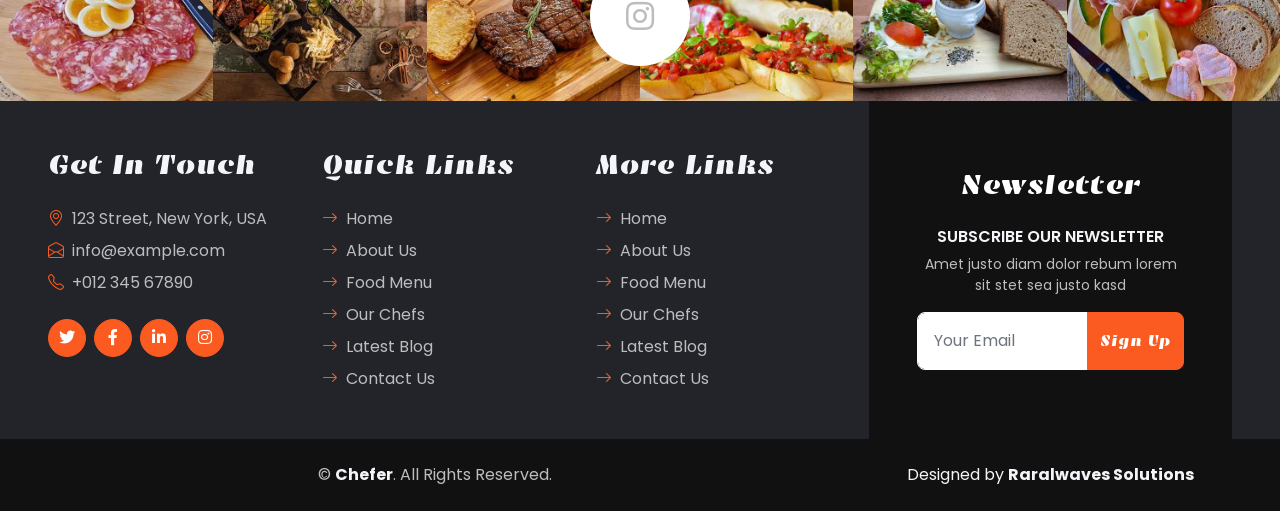
<file: contact.html>
<!DOCTYPE html>
<html lang="en">

<head>
    <meta charset="utf-8">
    <title>CHEFER - Chef Website </title>
    <meta content="width=device-width, initial-scale=1.0" name="viewport">
    <meta content="" name="keywords">
    <meta content="" name="description">

    <!-- Favicon -->
    <link href="img/favicon.ico" rel="icon">

    <!-- Google Web Fonts -->
    <link rel="preconnect" href="https://fonts.googleapis.com">
    <link rel="preconnect" href="https://fonts.gstatic.com" crossorigin>
    <link href="https://fonts.googleapis.com/css2?family=Emblema+One&family=Poppins:wght@400;600&display=swap"
        rel="stylesheet">

    <!-- Icon Font Stylesheet -->
    <link href="https://cdnjs.cloudflare.com/ajax/libs/font-awesome/5.15.0/css/all.min.css" rel="stylesheet">
    <link href="https://cdn.jsdelivr.net/npm/bootstrap-icons@1.4.1/font/bootstrap-icons.css" rel="stylesheet">

    <!-- Libraries Stylesheet -->
    <link href="lib/animate/animate.min.css" rel="stylesheet">
    <link href="lib/owlcarousel/assets/owl.carousel.min.css" rel="stylesheet">

    <!-- Customized Bootstrap Stylesheet -->
    <link href="css/bootstrap.min.css" rel="stylesheet">

    <!-- Template Stylesheet -->
    <link href="css/style.css" rel="stylesheet">
</head>

<body>
    <!-- Spinner Start -->
    <div id="spinner" class="show bg-dark position-fixed translate-middle w-100 vh-100 top-50 start-50 d-flex align-items-center justify-content-center">
        <div class="spinner-border text-primary" role="status" style="width: 3rem; height: 3rem;"></div>
    </div>
    <!-- Spinner End -->


    <!-- Header Start -->
    <div class="container-fluid bg-dark px-0">
        <div class="row gx-0 wow fadeIn" data-wow-delay="0.1s">
            <div class="col-lg-3 bg-primary d-none d-lg-block">
                <a href="index.html"
                    class="navbar-brand w-100 h-100 m-0 p-0 d-flex align-items-center justify-content-center">
                    <h1 class="m-0 display-4 text-white text-uppercase">Chefer</h1>
                </a>
            </div>
            <div class="col-lg-9">
                <div class="row gx-0 d-none d-lg-flex bg-dark">
                    <div class="col-6 px-5 text-start">
                        <div class="h-100 d-inline-flex align-items-center py-2 me-4">
                            <i class="fa fa-envelope text-primary me-2"></i>
                            <p class="mb-0">info@example.com</p>
                        </div>
                    </div>
                    <div class="col-6 px-5 text-end">    
                        <div class="h-100 d-inline-flex align-items-center py-2">
                            <i class="fa fa-phone-alt text-primary me-2"></i>
                            <p class="mb-0">+012 345 6789</p>
                        </div>
                    </div>
                </div>
                <nav class="navbar navbar-expand-lg navbar-dark p-3 p-lg-0 px-lg-5" style="background: #111111;">
                    <a href="index.html" class="navbar-brand d-block d-lg-none">
                        <h1 class="m-0 display-4 text-primary text-uppercase">Chefer</h1>
                    </a>
                    <button type="button" class="navbar-toggler" data-bs-toggle="collapse"
                        data-bs-target="#navbarCollapse">
                        <span class="navbar-toggler-icon"></span>
                    </button>
                    <div class="collapse navbar-collapse justify-content-between" id="navbarCollapse">
                        <div class="navbar-nav mr-auto py-0">
                            <a href="index.html" class="nav-item nav-link">Home</a>
                            <a href="about.html" class="nav-item nav-link">About</a>
                            <a href="menu.html" class="nav-item nav-link">Menu</a>
                            <a href="team.html" class="nav-item nav-link">Chefs</a>
                            <div class="nav-item dropdown">
                                <a href="#" class="nav-link dropdown-toggle" data-bs-toggle="dropdown">Pages</a>
                                <div class="dropdown-menu rounded-0 m-0">
                                    <a href="feature.html" class="dropdown-item">Features</a>
                                    <a href="blog.html" class="dropdown-item">Blog Post</a>
                                    <a href="testimonial.html" class="dropdown-item">Testimonial</a>
                                    <a href="404.html" class="dropdown-item">404 Error</a>
                                </div>
                            </div>
                            <a href="contact.html" class="nav-item nav-link active">Contact</a>
                        </div>
                        <div class="d-none d-lg-flex align-items-center py-2">
                            <a class="btn btn-outline-secondary btn-square rounded-circle ms-2" href="">
                                <i class="fab fa-facebook-f"></i>
                            </a>
                            <a class="btn btn-outline-secondary btn-square rounded-circle ms-2" href="">
                                <i class="fab fa-twitter"></i>
                            </a>
                            <a class="btn btn-outline-secondary btn-square rounded-circle ms-2" href="">
                                <i class="fab fa-linkedin-in"></i>
                            </a>
                        </div>
                    </div>
                </nav>
            </div>
        </div>
    </div>
    <!-- Header End -->


    <!-- Hero Start -->
    <div class="container-fluid p-5 mb-5 bg-dark text-secondary">
        <div class="container wow fadeIn" data-wow-delay="0.1s">
            <h1 class="display-1 text-secondary text-center mb-0">Contact</h1>
        </div>
    </div>
    <!-- Hero End -->


    <!-- Contact Start -->
    <div class="container-fluid p-5">
        <div class="mb-5 text-center wow fadeIn" data-wow-delay="0.1s" style="max-width: 700px; margin: auto;">
            <h5 class="section-title">Contact Us</h5>
            <h1 class="display-3">Get In Touch</h1>
            <p class="mb-4">The contact form is currently inactive. Get a functional and working contact form with Ajax & PHP in a few minutes. Just copy and paste the files, add a little code and you're done. <a href="https://htmlcodex.com/contact-form">Download Now</a>.</p>               
        </div>
        <div class="row g-5 mb-5">
            <div class="col-lg-4">
                <div class="d-flex flex-column align-items-center bg-light rounded text-center py-5 px-3">
                    <div class="bg-primary rounded-circle d-flex align-items-center justify-content-center mb-3" style="width: 60px; height: 60px;">
                        <i class="fa fa-map-marker-alt fs-4 text-white"></i>
                    </div>
                    <h3>Visit Us</h3>
                    <p class="mb-0">123 Street, New York, USA</p>
                </div>
            </div>
            <div class="col-lg-4">
                <div class="d-flex flex-column align-items-center bg-light rounded text-center py-5 px-3">
                    <div class="bg-primary rounded-circle d-flex align-items-center justify-content-center mb-3" style="width: 60px; height: 60px;">
                        <i class="fa fa-envelope fs-4 text-white"></i>
                    </div>
                    <h3>Email Us</h3>
                    <p class="mb-0">info@example.com</p>
                </div>
            </div>
            <div class="col-lg-4">
                <div class="d-flex flex-column align-items-center bg-light rounded text-center py-5 px-3">
                    <div class="bg-primary rounded-circle d-flex align-items-center justify-content-center mb-3" style="width: 60px; height: 60px;">
                        <i class="fa fa-phone fs-4 text-white"></i>
                    </div>
                    <h3>Call Us</h3>
                    <p class="mb-0">+012 345 6789</p>
                </div>
            </div>
        </div>
        <div class="row g-5">
            <div class="col-lg-6">
                <div class="bg-light rounded h-100 p-5">
                    <form>
                        <div class="row g-3">
                            <div class="col-6">
                                <input type="text" class="form-control bg-white border-0 px-4" placeholder="Your Name" style="height: 55px;">
                            </div>
                            <div class="col-6">
                                <input type="email" class="form-control bg-white border-0 px-4" placeholder="Your Email" style="height: 55px;">
                            </div>
                            <div class="col-12">
                                <input type="text" class="form-control bg-white border-0 px-4" placeholder="Subject" style="height: 55px;">
                            </div>
                            <div class="col-12">
                                <textarea class="form-control bg-white border-0 px-4 py-3" rows="4" placeholder="Message"></textarea>
                            </div>
                            <div class="col-12">
                                <button class="btn btn-primary w-100 py-3" type="submit">Send Message</button>
                            </div>
                        </div>
                    </form>
                </div>
            </div>
            <div class="col-lg-6">
                <iframe class="w-100 rounded"
                    src="https://www.google.com/maps/embed?pb=!1m18!1m12!1m3!1d3001156.4288297426!2d-78.01371936852176!3d42.72876761954724!2m3!1f0!2f0!3f0!3m2!1i1024!2i768!4f13.1!3m3!1m2!1s0x4ccc4bf0f123a5a9%3A0xddcfc6c1de189567!2sNew%20York%2C%20USA!5e0!3m2!1sen!2sbd!4v1603794290143!5m2!1sen!2sbd"
                    frameborder="0" style="height: 100%; min-height: 300px; border:0;" allowfullscreen="" aria-hidden="false"
                    tabindex="0"></iframe>
            </div>
        </div>
    </div>
    <!-- Contact End -->


    <!-- Instagram Start -->
    <div class="container-fluid position-relative instagram p-0 mt-5">
        <a href="" class="d-flex align-items-center justify-content-center position-absolute top-50 start-50 translate-middle bg-white rounded-circle" style="width: 100px; height: 100px; z-index: 1;">
            <i class="fab fa-instagram fa-2x text-secondary"></i>
        </a>
        <div class="row g-0">
            <div class="col-lg-2 col-md-3 col-sm-4 wow fadeIn" data-wow-delay="0.1s">
                <img class="img-fluid" src="img/menu-2.jpg" alt="">
            </div>
            <div class="col-lg-2 col-md-3 col-sm-4 wow fadeIn" data-wow-delay="0.2s">
                <img class="img-fluid" src="img/menu-3.jpg" alt="">
            </div>
            <div class="col-lg-2 col-md-3 col-sm-4 wow fadeIn" data-wow-delay="0.3s">
                <img class="img-fluid" src="img/menu-4.jpg" alt="">
            </div>
            <div class="col-lg-2 col-md-3 col-sm-4 wow fadeIn" data-wow-delay="0.4s">
                <img class="img-fluid" src="img/menu-5.jpg" alt="">
            </div>
            <div class="col-lg-2 col-md-3 col-sm-4 wow fadeIn" data-wow-delay="0.5s">
                <img class="img-fluid" src="img/menu-6.jpg" alt="">
            </div>
            <div class="col-lg-2 col-md-3 col-sm-4 wow fadeIn" data-wow-delay="0.6s">
                <img class="img-fluid" src="img/menu-7.jpg" alt="">
            </div>
        </div>
    </div>
    <!-- Instagram End -->


    <!-- Footer Start -->
    <div class="container-fluid bg-dark text-secondary px-5">
        <div class="row gx-5 wow fadeIn" data-wow-delay="0.1s">
            <div class="col-lg-8 col-md-6">
                <div class="row gx-5">
                    <div class="col-lg-4 col-md-12 pt-5 mb-5">
                        <h3 class="text-light mb-4">Get In Touch</h3>
                        <div class="d-flex mb-2">
                            <i class="bi bi-geo-alt text-primary me-2"></i>
                            <p class="mb-0">123 Street, New York, USA</p>
                        </div>
                        <div class="d-flex mb-2">
                            <i class="bi bi-envelope-open text-primary me-2"></i>
                            <p class="mb-0">info@example.com</p>
                        </div>
                        <div class="d-flex mb-2">
                            <i class="bi bi-telephone text-primary me-2"></i>
                            <p class="mb-0">+012 345 67890</p>
                        </div>
                        <div class="d-flex mt-4">
                            <a class="btn btn-primary btn-square rounded-circle me-2" href="#"><i
                                    class="fab fa-twitter"></i></a>
                            <a class="btn btn-primary btn-square rounded-circle me-2" href="#"><i
                                    class="fab fa-facebook-f"></i></a>
                            <a class="btn btn-primary btn-square rounded-circle me-2" href="#"><i
                                    class="fab fa-linkedin-in"></i></a>
                            <a class="btn btn-primary btn-square rounded-circle" href="#"><i
                                    class="fab fa-instagram"></i></a>
                        </div>
                    </div>
                    <div class="col-lg-4 col-md-12 pt-0 pt-lg-5 mb-5">
                        <h3 class="text-light mb-4">Quick Links</h3>
                        <div class="d-flex flex-column justify-content-start">
                            <a class="text-secondary mb-2" href="#"><i
                                    class="bi bi-arrow-right text-primary me-2"></i>Home</a>
                            <a class="text-secondary mb-2" href="#"><i
                                    class="bi bi-arrow-right text-primary me-2"></i>About Us</a>
                            <a class="text-secondary mb-2" href="#"><i
                                    class="bi bi-arrow-right text-primary me-2"></i>Food Menu</a>
                            <a class="text-secondary mb-2" href="#"><i
                                    class="bi bi-arrow-right text-primary me-2"></i>Our Chefs</a>
                            <a class="text-secondary mb-2" href="#"><i
                                    class="bi bi-arrow-right text-primary me-2"></i>Latest Blog</a>
                            <a class="text-secondary" href="#"><i
                                    class="bi bi-arrow-right text-primary me-2"></i>Contact Us</a>
                        </div>
                    </div>
                    <div class="col-lg-4 col-md-12 pt-0 pt-lg-5 mb-5">
                        <h3 class="text-light mb-4">More Links</h3>
                        <div class="d-flex flex-column justify-content-start">
                            <a class="text-secondary mb-2" href="#"><i
                                    class="bi bi-arrow-right text-primary me-2"></i>Home</a>
                            <a class="text-secondary mb-2" href="#"><i
                                    class="bi bi-arrow-right text-primary me-2"></i>About Us</a>
                            <a class="text-secondary mb-2" href="#"><i
                                    class="bi bi-arrow-right text-primary me-2"></i>Food Menu</a>
                            <a class="text-secondary mb-2" href="#"><i
                                    class="bi bi-arrow-right text-primary me-2"></i>Our Chefs</a>
                            <a class="text-secondary mb-2" href="#"><i
                                    class="bi bi-arrow-right text-primary me-2"></i>Latest Blog</a>
                            <a class="text-secondary" href="#"><i
                                    class="bi bi-arrow-right text-primary me-2"></i>Contact Us</a>
                        </div>
                    </div>
                </div>
            </div>
            <div class="col-lg-4 col-md-6">
                <div class="d-flex flex-column align-items-center justify-content-center text-center h-100 p-5"
                    style="background: #111111;">
                    <h3 class="text-white mb-4">Newsletter</h3>
                    <h6 class="text-uppercase text-light mb-2">Subscribe Our Newsletter</h6>
                    <p class="small text-secondary">Amet justo diam dolor rebum lorem sit stet sea justo kasd</p>
                    <form action="">
                        <div class="input-group">
                            <input type="text" class="form-control border-white p-3" placeholder="Your Email">
                            <button class="btn btn-primary">Sign Up</button>
                        </div>
                    </form>
                </div>
            </div>
        </div>
    </div>
    <div class="container-fluid py-4 py-lg-0 px-5" style="background: #111111;">
        <div class="row gx-5">
            <div class="col-lg-8">
                <div class="py-lg-4 text-center">
                    <p class="text-secondary mb-0">&copy; <a class="text-light fw-bold" href="#">Chefer</a>. All
                        Rights Reserved.</p>
                </div>
            </div>
            <div class="col-lg-4">
                <div class="py-lg-4 text-center credit">
                  
                    <p class="text-light mb-0">Designed by <a class="text-light fw-bold"
                            href="https://raralwavessolutions.co.ke/">Raralwaves Solutions</a></p>
                </div>
            </div>
        </div>
    </div>
    <!-- Footer End -->


    <!-- Back to Top -->
    <a href="#" class="btn btn-dark py-3 fs-4 back-to-top"><i class="bi bi-arrow-up"></i></a>


    <!-- JavaScript Libraries -->
    <script src="https://ajax.googleapis.com/ajax/libs/jquery/3.6.4/jquery.min.js"></script>
    <script src="https://cdn.jsdelivr.net/npm/bootstrap@5.0.0/dist/js/bootstrap.bundle.min.js"></script>
    <script src="lib/wow/wow.min.js"></script>
    <script src="lib/easing/easing.min.js"></script>
    <script src="lib/waypoints/waypoints.min.js"></script>
    <script src="lib/counterup/counterup.min.js"></script>
    <script src="lib/owlcarousel/owl.carousel.min.js"></script>

    <!-- Template Javascript -->
    <script src="js/main.js"></script>
</body>


</html>
</file>
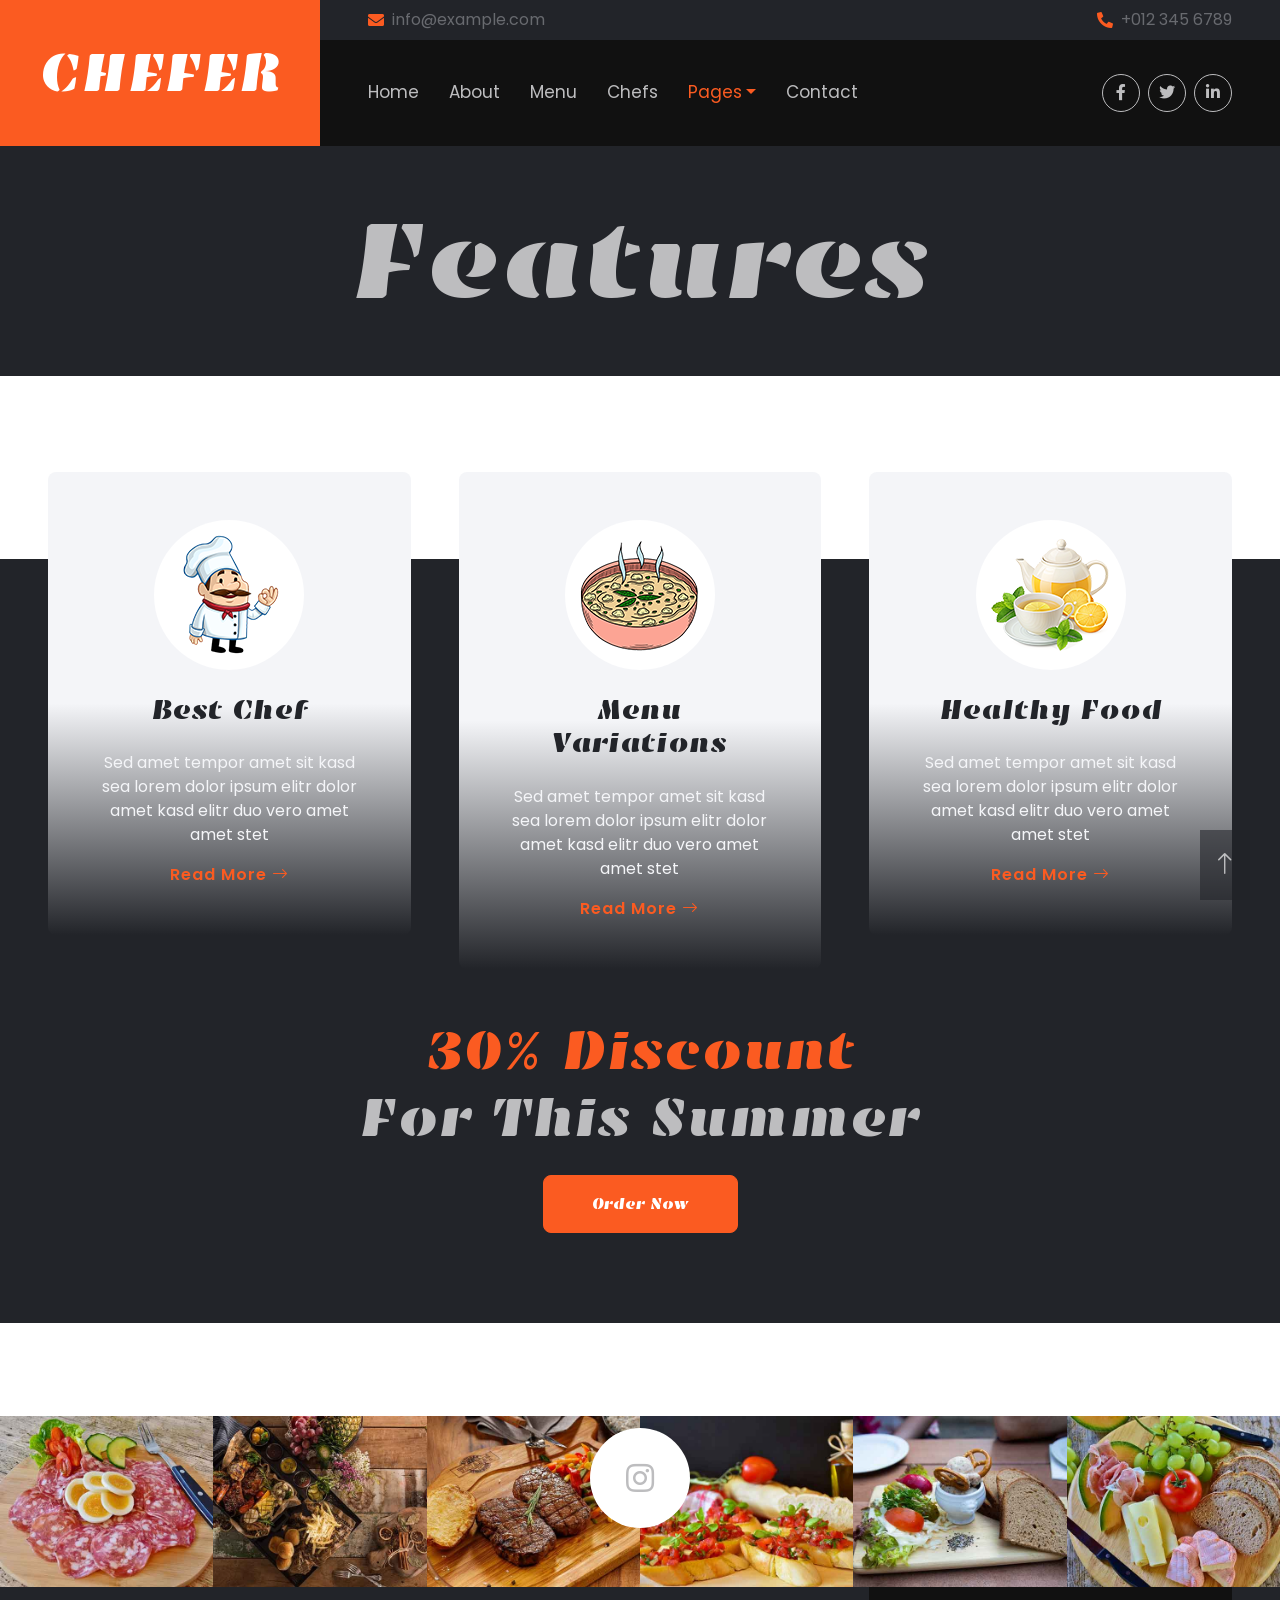
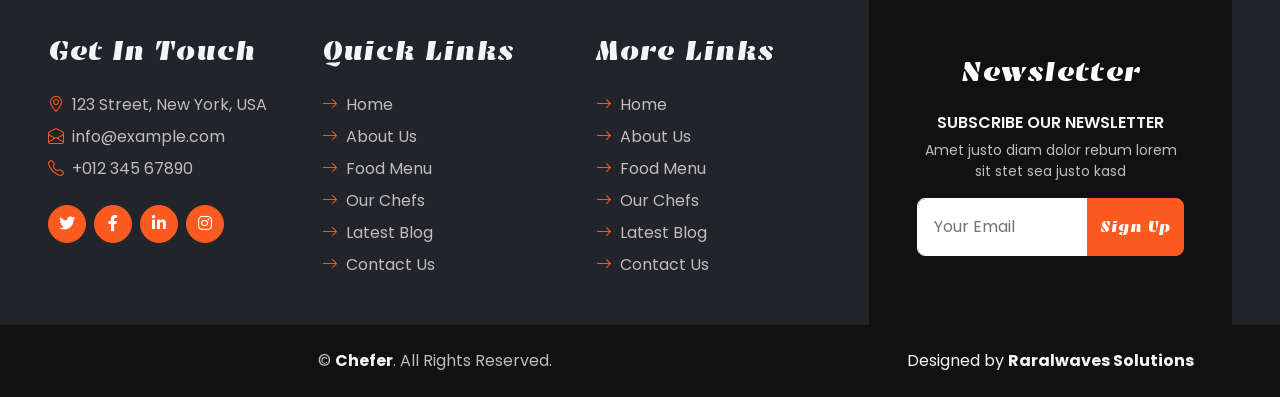
<file: feature.html>
<!DOCTYPE html>
<html lang="en">

<head>
    <meta charset="utf-8">
    <title>CHEFER - Chef Website </title>
    <meta content="width=device-width, initial-scale=1.0" name="viewport">
    <meta content="" name="keywords">
    <meta content="" name="description">

    <!-- Favicon -->
    <link href="img/favicon.ico" rel="icon">

    <!-- Google Web Fonts -->
    <link rel="preconnect" href="https://fonts.googleapis.com">
    <link rel="preconnect" href="https://fonts.gstatic.com" crossorigin>
    <link href="https://fonts.googleapis.com/css2?family=Emblema+One&family=Poppins:wght@400;600&display=swap"
        rel="stylesheet">

    <!-- Icon Font Stylesheet -->
    <link href="https://cdnjs.cloudflare.com/ajax/libs/font-awesome/5.15.0/css/all.min.css" rel="stylesheet">
    <link href="https://cdn.jsdelivr.net/npm/bootstrap-icons@1.4.1/font/bootstrap-icons.css" rel="stylesheet">

    <!-- Libraries Stylesheet -->
    <link href="lib/animate/animate.min.css" rel="stylesheet">
    <link href="lib/owlcarousel/assets/owl.carousel.min.css" rel="stylesheet">

    <!-- Customized Bootstrap Stylesheet -->
    <link href="css/bootstrap.min.css" rel="stylesheet">

    <!-- Template Stylesheet -->
    <link href="css/style.css" rel="stylesheet">
</head>

<body>
    <!-- Spinner Start -->
    <div id="spinner" class="show bg-dark position-fixed translate-middle w-100 vh-100 top-50 start-50 d-flex align-items-center justify-content-center">
        <div class="spinner-border text-primary" role="status" style="width: 3rem; height: 3rem;"></div>
    </div>
    <!-- Spinner End -->


    <!-- Header Start -->
    <div class="container-fluid bg-dark px-0">
        <div class="row gx-0 wow fadeIn" data-wow-delay="0.1s">
            <div class="col-lg-3 bg-primary d-none d-lg-block">
                <a href="index.html"
                    class="navbar-brand w-100 h-100 m-0 p-0 d-flex align-items-center justify-content-center">
                    <h1 class="m-0 display-4 text-white text-uppercase">Chefer</h1>
                </a>
            </div>
            <div class="col-lg-9">
                <div class="row gx-0 d-none d-lg-flex bg-dark">
                    <div class="col-6 px-5 text-start">
                        <div class="h-100 d-inline-flex align-items-center py-2 me-4">
                            <i class="fa fa-envelope text-primary me-2"></i>
                            <p class="mb-0">info@example.com</p>
                        </div>
                    </div>
                    <div class="col-6 px-5 text-end">    
                        <div class="h-100 d-inline-flex align-items-center py-2">
                            <i class="fa fa-phone-alt text-primary me-2"></i>
                            <p class="mb-0">+012 345 6789</p>
                        </div>
                    </div>
                </div>
                <nav class="navbar navbar-expand-lg navbar-dark p-3 p-lg-0 px-lg-5" style="background: #111111;">
                    <a href="index.html" class="navbar-brand d-block d-lg-none">
                        <h1 class="m-0 display-4 text-primary text-uppercase">Chefer</h1>
                    </a>
                    <button type="button" class="navbar-toggler" data-bs-toggle="collapse"
                        data-bs-target="#navbarCollapse">
                        <span class="navbar-toggler-icon"></span>
                    </button>
                    <div class="collapse navbar-collapse justify-content-between" id="navbarCollapse">
                        <div class="navbar-nav mr-auto py-0">
                            <a href="index.html" class="nav-item nav-link">Home</a>
                            <a href="about.html" class="nav-item nav-link">About</a>
                            <a href="menu.html" class="nav-item nav-link">Menu</a>
                            <a href="team.html" class="nav-item nav-link">Chefs</a>
                            <div class="nav-item dropdown">
                                <a href="#" class="nav-link dropdown-toggle active" data-bs-toggle="dropdown">Pages</a>
                                <div class="dropdown-menu rounded-0 m-0">
                                    <a href="feature.html" class="dropdown-item active">Features</a>
                                    <a href="blog.html" class="dropdown-item">Blog Post</a>
                                    <a href="testimonial.html" class="dropdown-item">Testimonial</a>
                                    <a href="404.html" class="dropdown-item">404 Error</a>
                                </div>
                            </div>
                            <a href="contact.html" class="nav-item nav-link">Contact</a>
                        </div>
                        <div class="d-none d-lg-flex align-items-center py-2">
                            <a class="btn btn-outline-secondary btn-square rounded-circle ms-2" href="">
                                <i class="fab fa-facebook-f"></i>
                            </a>
                            <a class="btn btn-outline-secondary btn-square rounded-circle ms-2" href="">
                                <i class="fab fa-twitter"></i>
                            </a>
                            <a class="btn btn-outline-secondary btn-square rounded-circle ms-2" href="">
                                <i class="fab fa-linkedin-in"></i>
                            </a>
                        </div>
                    </div>
                </nav>
            </div>
        </div>
    </div>
    <!-- Header End -->


    <!-- Hero Start -->
    <div class="container-fluid p-5 mb-5 bg-dark text-secondary">
        <div class="container wow fadeIn" data-wow-delay="0.1s">
            <h1 class="display-1 text-secondary text-center mb-0">Features</h1>
        </div>
    </div>
    <!-- Hero End -->


    <!-- Feature Start -->
    <div class="container-fluid feature position-relative p-5 pb-0 mt-5">
        <div class="row g-5 gb-5">
            <div class="col-lg-4 col-md-6 wow fadeIn" data-wow-delay="0.1s">
                <div class="feature-item rounded text-center p-5">
                    <img class="img-fluid bg-white rounded-circle" src="img/feature-1.png" style="width: 150px; height: 150px;">
                    <h3 class="my-4">Best Chef</h3>
                    <p class="text-light">Sed amet tempor amet sit kasd sea lorem dolor ipsum elitr dolor amet kasd
                        elitr duo vero amet amet stet</p>
                    <a class="font-body" style="letter-spacing: 1px;" href="">Read More <i
                            class="bi bi-arrow-right"></i></a>
                </div>
            </div>
            <div class="col-lg-4 col-md-6 wow fadeIn" data-wow-delay="0.3s">
                <div class="feature-item rounded text-center p-5">
                    <img class="img-fluid bg-white rounded-circle" src="img/feature-2.png" style="width: 150px; height: 150px;">
                    <h3 class="my-4">Menu Variations</h3>
                    <p class="text-light">Sed amet tempor amet sit kasd sea lorem dolor ipsum elitr dolor amet kasd
                        elitr duo vero amet amet stet</p>
                    <a class="font-body" style="letter-spacing: 1px;" href="">Read More <i
                            class="bi bi-arrow-right"></i></a>
                </div>
            </div>
            <div class="col-lg-4 col-md-6 wow fadeIn" data-wow-delay="0.5s">
                <div class="feature-item rounded text-center p-5">
                    <img class="img-fluid bg-white rounded-circle" src="img/feature-3.png" style="width: 150px; height: 150px;">
                    <h3 class="my-4">Healthy Food</h3>
                    <p class="text-light">Sed amet tempor amet sit kasd sea lorem dolor ipsum elitr dolor amet kasd
                        elitr duo vero amet amet stet</p>
                    <a class="font-body" style="letter-spacing: 1px;" href="">Read More <i
                            class="bi bi-arrow-right"></i></a>
                </div>
            </div>
            <div class="col-lg-12 col-md-6 text-center wow fadeIn" data-wow-delay="0.1s">
                <h1 class="display-4 text-secondary mb-4"><span class="text-primary">30% Discount</span><br> For This Summer</h1>
                <a href="" class="btn btn-primary py-3 px-5">Order Now</a>
            </div>
        </div>
    </div>
    <!-- Feature End -->


    <!-- Instagram Start -->
    <div class="container-fluid position-relative instagram p-0 pt-5">
        <a href="" class="d-flex align-items-center justify-content-center position-absolute top-50 start-50 translate-middle bg-white rounded-circle" style="width: 100px; height: 100px; z-index: 1;">
            <i class="fab fa-instagram fa-2x text-secondary"></i>
        </a>
        <div class="row g-0">
            <div class="col-lg-2 col-md-3 col-sm-4 wow fadeIn" data-wow-delay="0.1s">
                <img class="img-fluid" src="img/menu-2.jpg" alt="">
            </div>
            <div class="col-lg-2 col-md-3 col-sm-4 wow fadeIn" data-wow-delay="0.2s">
                <img class="img-fluid" src="img/menu-3.jpg" alt="">
            </div>
            <div class="col-lg-2 col-md-3 col-sm-4 wow fadeIn" data-wow-delay="0.3s">
                <img class="img-fluid" src="img/menu-4.jpg" alt="">
            </div>
            <div class="col-lg-2 col-md-3 col-sm-4 wow fadeIn" data-wow-delay="0.4s">
                <img class="img-fluid" src="img/menu-5.jpg" alt="">
            </div>
            <div class="col-lg-2 col-md-3 col-sm-4 wow fadeIn" data-wow-delay="0.5s">
                <img class="img-fluid" src="img/menu-6.jpg" alt="">
            </div>
            <div class="col-lg-2 col-md-3 col-sm-4 wow fadeIn" data-wow-delay="0.6s">
                <img class="img-fluid" src="img/menu-7.jpg" alt="">
            </div>
        </div>
    </div>
    <!-- Instagram End -->


    <!-- Footer Start -->
    <div class="container-fluid bg-dark text-secondary px-5">
        <div class="row gx-5 wow fadeIn" data-wow-delay="0.1s">
            <div class="col-lg-8 col-md-6">
                <div class="row gx-5">
                    <div class="col-lg-4 col-md-12 pt-5 mb-5">
                        <h3 class="text-light mb-4">Get In Touch</h3>
                        <div class="d-flex mb-2">
                            <i class="bi bi-geo-alt text-primary me-2"></i>
                            <p class="mb-0">123 Street, New York, USA</p>
                        </div>
                        <div class="d-flex mb-2">
                            <i class="bi bi-envelope-open text-primary me-2"></i>
                            <p class="mb-0">info@example.com</p>
                        </div>
                        <div class="d-flex mb-2">
                            <i class="bi bi-telephone text-primary me-2"></i>
                            <p class="mb-0">+012 345 67890</p>
                        </div>
                        <div class="d-flex mt-4">
                            <a class="btn btn-primary btn-square rounded-circle me-2" href="#"><i
                                    class="fab fa-twitter"></i></a>
                            <a class="btn btn-primary btn-square rounded-circle me-2" href="#"><i
                                    class="fab fa-facebook-f"></i></a>
                            <a class="btn btn-primary btn-square rounded-circle me-2" href="#"><i
                                    class="fab fa-linkedin-in"></i></a>
                            <a class="btn btn-primary btn-square rounded-circle" href="#"><i
                                    class="fab fa-instagram"></i></a>
                        </div>
                    </div>
                    <div class="col-lg-4 col-md-12 pt-0 pt-lg-5 mb-5">
                        <h3 class="text-light mb-4">Quick Links</h3>
                        <div class="d-flex flex-column justify-content-start">
                            <a class="text-secondary mb-2" href="#"><i
                                    class="bi bi-arrow-right text-primary me-2"></i>Home</a>
                            <a class="text-secondary mb-2" href="#"><i
                                    class="bi bi-arrow-right text-primary me-2"></i>About Us</a>
                            <a class="text-secondary mb-2" href="#"><i
                                    class="bi bi-arrow-right text-primary me-2"></i>Food Menu</a>
                            <a class="text-secondary mb-2" href="#"><i
                                    class="bi bi-arrow-right text-primary me-2"></i>Our Chefs</a>
                            <a class="text-secondary mb-2" href="#"><i
                                    class="bi bi-arrow-right text-primary me-2"></i>Latest Blog</a>
                            <a class="text-secondary" href="#"><i
                                    class="bi bi-arrow-right text-primary me-2"></i>Contact Us</a>
                        </div>
                    </div>
                    <div class="col-lg-4 col-md-12 pt-0 pt-lg-5 mb-5">
                        <h3 class="text-light mb-4">More Links</h3>
                        <div class="d-flex flex-column justify-content-start">
                            <a class="text-secondary mb-2" href="#"><i
                                    class="bi bi-arrow-right text-primary me-2"></i>Home</a>
                            <a class="text-secondary mb-2" href="#"><i
                                    class="bi bi-arrow-right text-primary me-2"></i>About Us</a>
                            <a class="text-secondary mb-2" href="#"><i
                                    class="bi bi-arrow-right text-primary me-2"></i>Food Menu</a>
                            <a class="text-secondary mb-2" href="#"><i
                                    class="bi bi-arrow-right text-primary me-2"></i>Our Chefs</a>
                            <a class="text-secondary mb-2" href="#"><i
                                    class="bi bi-arrow-right text-primary me-2"></i>Latest Blog</a>
                            <a class="text-secondary" href="#"><i
                                    class="bi bi-arrow-right text-primary me-2"></i>Contact Us</a>
                        </div>
                    </div>
                </div>
            </div>
            <div class="col-lg-4 col-md-6">
                <div class="d-flex flex-column align-items-center justify-content-center text-center h-100 p-5"
                    style="background: #111111;">
                    <h3 class="text-white mb-4">Newsletter</h3>
                    <h6 class="text-uppercase text-light mb-2">Subscribe Our Newsletter</h6>
                    <p class="small text-secondary">Amet justo diam dolor rebum lorem sit stet sea justo kasd</p>
                    <form action="">
                        <div class="input-group">
                            <input type="text" class="form-control border-white p-3" placeholder="Your Email">
                            <button class="btn btn-primary">Sign Up</button>
                        </div>
                    </form>
                </div>
            </div>
        </div>
    </div>
    <div class="container-fluid py-4 py-lg-0 px-5" style="background: #111111;">
        <div class="row gx-5">
            <div class="col-lg-8">
                <div class="py-lg-4 text-center">
                     <p class="text-secondary mb-0">&copy; <a class="text-light fw-bold" href="#">Chefer</a>. All
                        Rights Reserved.</p>
                </div>
            </div>
            <div class="col-lg-4">
                <div class="py-lg-4 text-center credit">
                  
                    <p class="text-light mb-0">Designed by <a class="text-light fw-bold"
                            href="https://raralwavessolutions.co.ke/">Raralwaves Solutions</a></p>
                </div>
            </div>
        </div>
    </div>
    <!-- Footer End -->


    <!-- Back to Top -->
    <a href="#" class="btn btn-dark py-3 fs-4 back-to-top"><i class="bi bi-arrow-up"></i></a>


    <!-- JavaScript Libraries -->
    <script src="https://ajax.googleapis.com/ajax/libs/jquery/3.6.4/jquery.min.js"></script>
    <script src="https://cdn.jsdelivr.net/npm/bootstrap@5.0.0/dist/js/bootstrap.bundle.min.js"></script>
    <script src="lib/wow/wow.min.js"></script>
    <script src="lib/easing/easing.min.js"></script>
    <script src="lib/waypoints/waypoints.min.js"></script>
    <script src="lib/counterup/counterup.min.js"></script>
    <script src="lib/owlcarousel/owl.carousel.min.js"></script>

    <!-- Template Javascript -->
    <script src="js/main.js"></script>
</body>


</html>
</file>
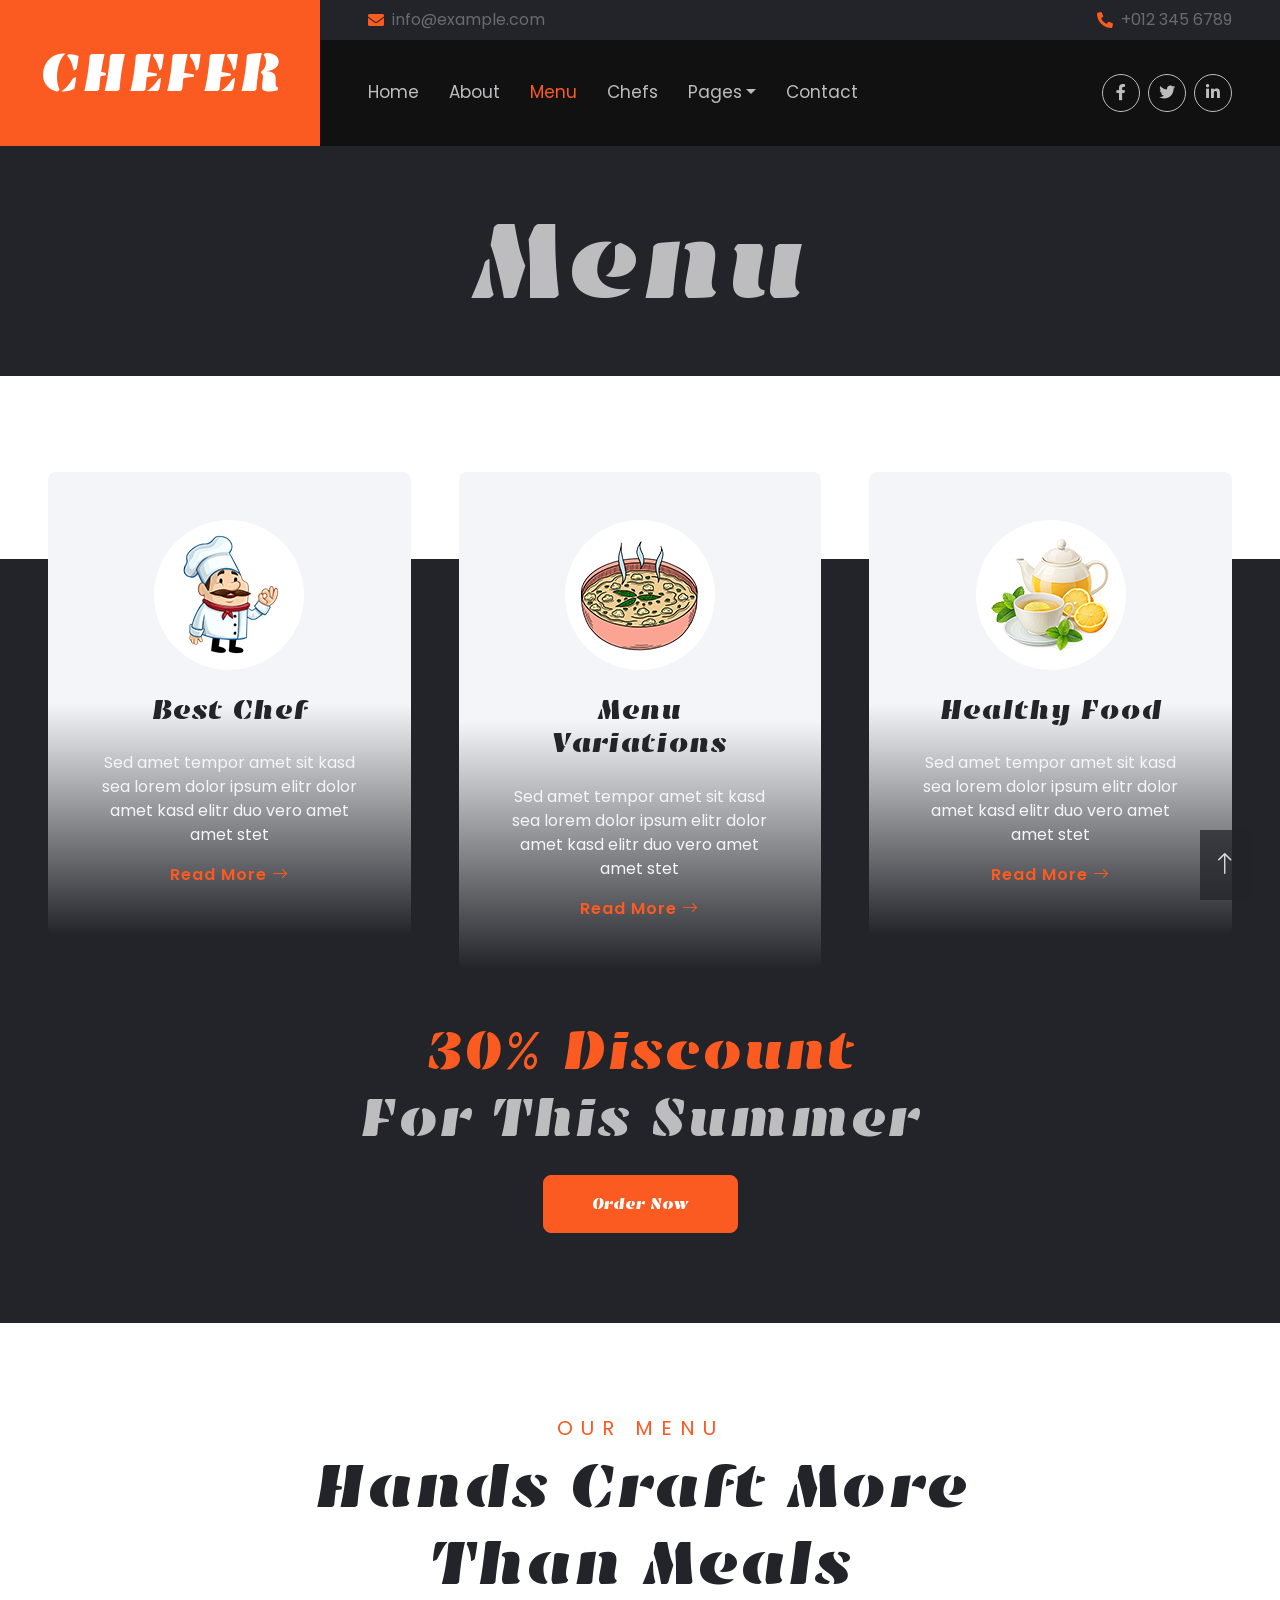
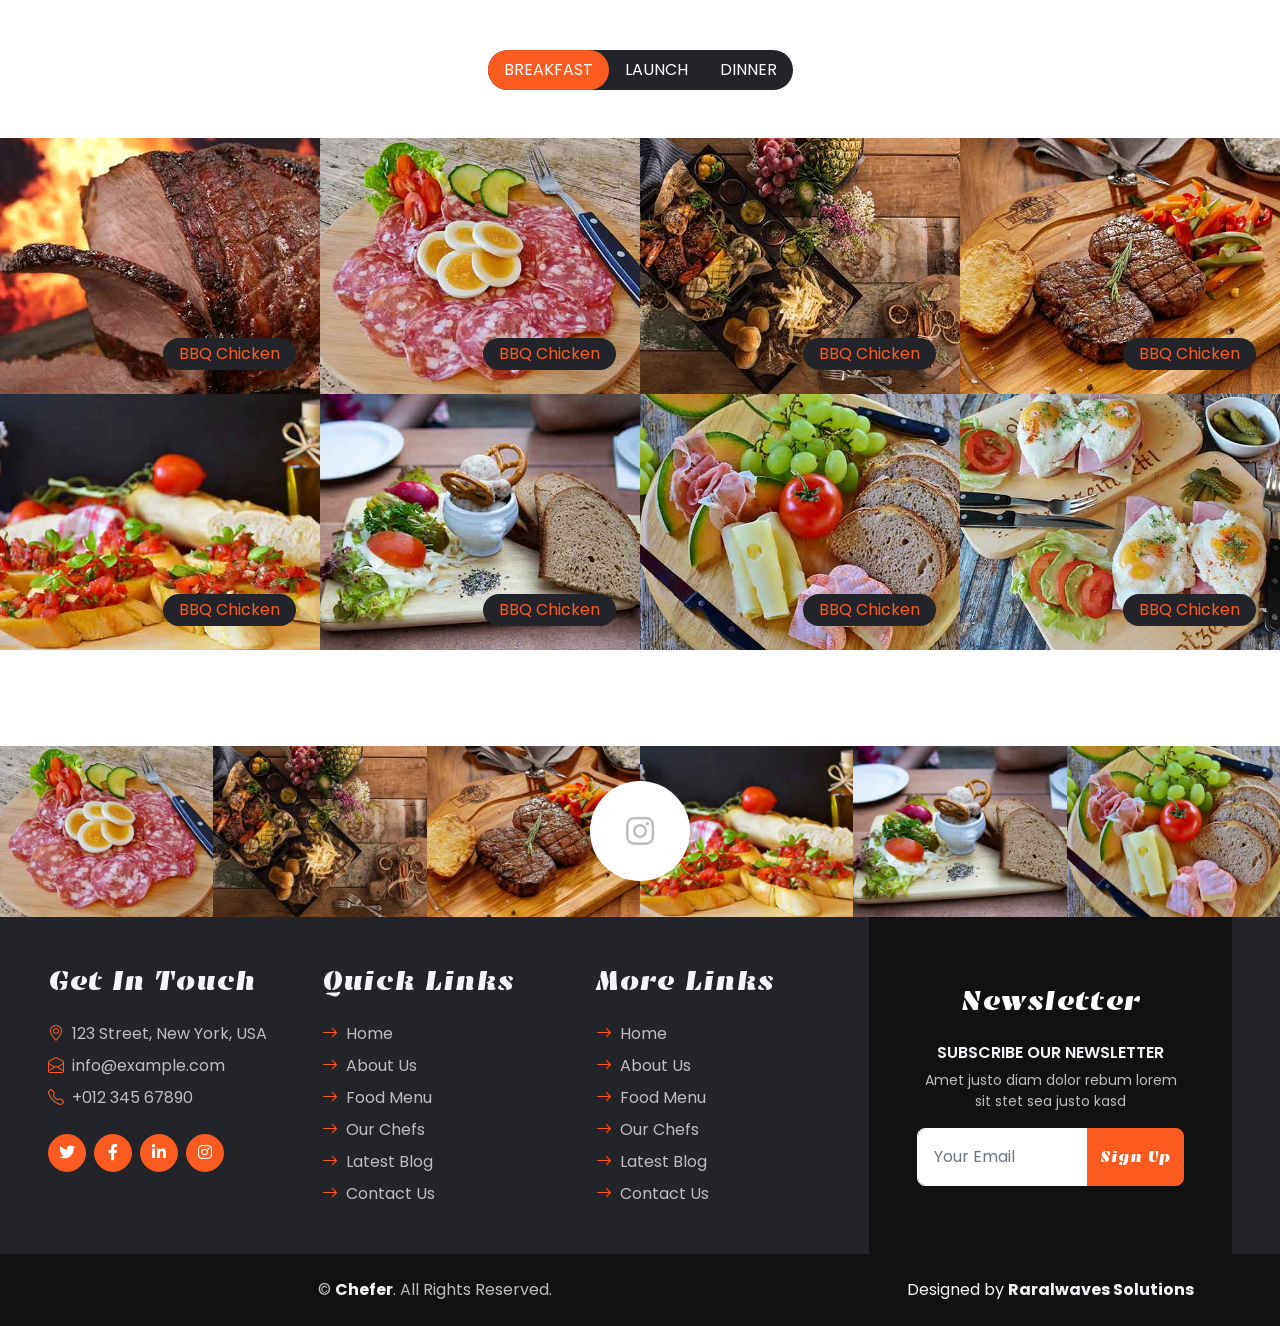
<file: menu.html>
<!DOCTYPE html>
<html lang="en">

<head>
    <meta charset="utf-8">
    <title>CHEFER - Chef Website </title>
    <meta content="width=device-width, initial-scale=1.0" name="viewport">
    <meta content="" name="keywords">
    <meta content="" name="description">

    <!-- Favicon -->
    <link href="img/favicon.ico" rel="icon">

    <!-- Google Web Fonts -->
    <link rel="preconnect" href="https://fonts.googleapis.com">
    <link rel="preconnect" href="https://fonts.gstatic.com" crossorigin>
    <link href="https://fonts.googleapis.com/css2?family=Emblema+One&family=Poppins:wght@400;600&display=swap"
        rel="stylesheet">

    <!-- Icon Font Stylesheet -->
    <link href="https://cdnjs.cloudflare.com/ajax/libs/font-awesome/5.15.0/css/all.min.css" rel="stylesheet">
    <link href="https://cdn.jsdelivr.net/npm/bootstrap-icons@1.4.1/font/bootstrap-icons.css" rel="stylesheet">

    <!-- Libraries Stylesheet -->
    <link href="lib/animate/animate.min.css" rel="stylesheet">
    <link href="lib/owlcarousel/assets/owl.carousel.min.css" rel="stylesheet">

    <!-- Customized Bootstrap Stylesheet -->
    <link href="css/bootstrap.min.css" rel="stylesheet">

    <!-- Template Stylesheet -->
    <link href="css/style.css" rel="stylesheet">
</head>

<body>
    <!-- Spinner Start -->
    <div id="spinner" class="show bg-dark position-fixed translate-middle w-100 vh-100 top-50 start-50 d-flex align-items-center justify-content-center">
        <div class="spinner-border text-primary" role="status" style="width: 3rem; height: 3rem;"></div>
    </div>
    <!-- Spinner End -->


    <!-- Header Start -->
    <div class="container-fluid bg-dark px-0">
        <div class="row gx-0 wow fadeIn" data-wow-delay="0.1s">
            <div class="col-lg-3 bg-primary d-none d-lg-block">
                <a href="index.html"
                    class="navbar-brand w-100 h-100 m-0 p-0 d-flex align-items-center justify-content-center">
                    <h1 class="m-0 display-4 text-white text-uppercase">Chefer</h1>
                </a>
            </div>
            <div class="col-lg-9">
                <div class="row gx-0 d-none d-lg-flex bg-dark">
                    <div class="col-6 px-5 text-start">
                        <div class="h-100 d-inline-flex align-items-center py-2 me-4">
                            <i class="fa fa-envelope text-primary me-2"></i>
                            <p class="mb-0">info@example.com</p>
                        </div>
                    </div>
                    <div class="col-6 px-5 text-end">    
                        <div class="h-100 d-inline-flex align-items-center py-2">
                            <i class="fa fa-phone-alt text-primary me-2"></i>
                            <p class="mb-0">+012 345 6789</p>
                        </div>
                    </div>
                </div>
                <nav class="navbar navbar-expand-lg navbar-dark p-3 p-lg-0 px-lg-5" style="background: #111111;">
                    <a href="index.html" class="navbar-brand d-block d-lg-none">
                        <h1 class="m-0 display-4 text-primary text-uppercase">Chefer</h1>
                    </a>
                    <button type="button" class="navbar-toggler" data-bs-toggle="collapse"
                        data-bs-target="#navbarCollapse">
                        <span class="navbar-toggler-icon"></span>
                    </button>
                    <div class="collapse navbar-collapse justify-content-between" id="navbarCollapse">
                        <div class="navbar-nav mr-auto py-0">
                            <a href="index.html" class="nav-item nav-link">Home</a>
                            <a href="about.html" class="nav-item nav-link">About</a>
                            <a href="menu.html" class="nav-item nav-link active">Menu</a>
                            <a href="team.html" class="nav-item nav-link">Chefs</a>
                            <div class="nav-item dropdown">
                                <a href="#" class="nav-link dropdown-toggle" data-bs-toggle="dropdown">Pages</a>
                                <div class="dropdown-menu rounded-0 m-0">
                                    <a href="feature.html" class="dropdown-item">Features</a>
                                    <a href="blog.html" class="dropdown-item">Blog Post</a>
                                    <a href="testimonial.html" class="dropdown-item">Testimonial</a>
                                    <a href="404.html" class="dropdown-item">404 Error</a>
                                </div>
                            </div>
                            <a href="contact.html" class="nav-item nav-link">Contact</a>
                        </div>
                        <div class="d-none d-lg-flex align-items-center py-2">
                            <a class="btn btn-outline-secondary btn-square rounded-circle ms-2" href="">
                                <i class="fab fa-facebook-f"></i>
                            </a>
                            <a class="btn btn-outline-secondary btn-square rounded-circle ms-2" href="">
                                <i class="fab fa-twitter"></i>
                            </a>
                            <a class="btn btn-outline-secondary btn-square rounded-circle ms-2" href="">
                                <i class="fab fa-linkedin-in"></i>
                            </a>
                        </div>
                    </div>
                </nav>
            </div>
        </div>
    </div>
    <!-- Header End -->


    <!-- Hero Start -->
    <div class="container-fluid p-5 mb-5 bg-dark text-secondary">
        <div class="container wow fadeIn" data-wow-delay="0.1s">
            <h1 class="display-1 text-secondary text-center mb-0">Menu</h1>
        </div>
    </div>
    <!-- Hero End -->


    <!-- Feature Start -->
    <div class="container-fluid feature position-relative p-5 pb-0 mt-5">
        <div class="row g-5 gb-5">
            <div class="col-lg-4 col-md-6 wow fadeIn" data-wow-delay="0.1s">
                <div class="feature-item rounded text-center p-5">
                    <img class="img-fluid bg-white rounded-circle" src="img/feature-1.png" style="width: 150px; height: 150px;">
                    <h3 class="my-4">Best Chef</h3>
                    <p class="text-light">Sed amet tempor amet sit kasd sea lorem dolor ipsum elitr dolor amet kasd
                        elitr duo vero amet amet stet</p>
                    <a class="font-body" style="letter-spacing: 1px;" href="">Read More <i
                            class="bi bi-arrow-right"></i></a>
                </div>
            </div>
            <div class="col-lg-4 col-md-6 wow fadeIn" data-wow-delay="0.3s">
                <div class="feature-item rounded text-center p-5">
                    <img class="img-fluid bg-white rounded-circle" src="img/feature-2.png" style="width: 150px; height: 150px;">
                    <h3 class="my-4">Menu Variations</h3>
                    <p class="text-light">Sed amet tempor amet sit kasd sea lorem dolor ipsum elitr dolor amet kasd
                        elitr duo vero amet amet stet</p>
                    <a class="font-body" style="letter-spacing: 1px;" href="">Read More <i
                            class="bi bi-arrow-right"></i></a>
                </div>
            </div>
            <div class="col-lg-4 col-md-6 wow fadeIn" data-wow-delay="0.5s">
                <div class="feature-item rounded text-center p-5">
                    <img class="img-fluid bg-white rounded-circle" src="img/feature-3.png" style="width: 150px; height: 150px;">
                    <h3 class="my-4">Healthy Food</h3>
                    <p class="text-light">Sed amet tempor amet sit kasd sea lorem dolor ipsum elitr dolor amet kasd
                        elitr duo vero amet amet stet</p>
                    <a class="font-body" style="letter-spacing: 1px;" href="">Read More <i
                            class="bi bi-arrow-right"></i></a>
                </div>
            </div>
            <div class="col-lg-12 col-md-6 text-center wow fadeIn" data-wow-delay="0.1s">
                <h1 class="display-4 text-secondary mb-4"><span class="text-primary">30% Discount</span><br> For This Summer</h1>
                <a href="" class="btn btn-primary py-3 px-5">Order Now</a>
            </div>
        </div>
    </div>
    <!-- Feature End -->


    <!-- Menu Start -->
    <div class="container-fluid menu py-5 px-0">
        <div class="mb-5 text-center wow fadeIn" data-wow-delay="0.1s" style="max-width: 700px; margin: auto;">
            <h5 class="section-title">Our Menu</h5>
            <h1 class="display-3 mb-0">Hands Craft More Than Meals</h1>
        </div>
        <div class="tab-class text-center">
            <ul class="nav nav-pills d-inline-flex justify-content-center bg-dark text-uppercase rounded-pill mb-5 wow fadeIn" data-wow-delay="0.2s">
                <li class="nav-item">
                    <a class="nav-link rounded-pill text-white active" data-bs-toggle="pill" href="#tab-1">Breakfast</a>
                </li>
                <li class="nav-item">
                    <a class="nav-link rounded-pill text-white" data-bs-toggle="pill" href="#tab-2">Launch</a>
                </li>
                <li class="nav-item">
                    <a class="nav-link rounded-pill text-white" data-bs-toggle="pill" href="#tab-3">Dinner</a>
                </li>
            </ul>
            <div class="tab-content">
                <div id="tab-1" class="tab-pane fade show p-0 active">
                    <div class="row g-0">
                        <div class="col-lg-3 col-md-4 col-sm-6 wow fadeIn" data-wow-delay="0.1s">
                            <div class="position-relative">
                                <img class="img-fluid" src="img/menu-1.jpg" alt="">
                                <div
                                    class="position-absolute bottom-0 end-0 mb-4 me-4 py-1 px-3 bg-dark rounded-pill text-primary">
                                    BBQ Chicken</div>
                            </div>
                        </div>
                        <div class="col-lg-3 col-md-4 col-sm-6 wow fadeIn" data-wow-delay="0.2s">
                            <div class="position-relative">
                                <img class="img-fluid" src="img/menu-2.jpg" alt="">
                                <div
                                    class="position-absolute bottom-0 end-0 mb-4 me-4 py-1 px-3 bg-dark rounded-pill text-primary">
                                    BBQ Chicken</div>
                            </div>
                        </div>
                        <div class="col-lg-3 col-md-4 col-sm-6 wow fadeIn" data-wow-delay="0.3s">
                            <div class="position-relative">
                                <img class="img-fluid" src="img/menu-3.jpg" alt="">
                                <div
                                    class="position-absolute bottom-0 end-0 mb-4 me-4 py-1 px-3 bg-dark rounded-pill text-primary">
                                    BBQ Chicken</div>
                            </div>
                        </div>
                        <div class="col-lg-3 col-md-4 col-sm-6 wow fadeIn" data-wow-delay="0.4s">
                            <div class="position-relative">
                                <img class="img-fluid" src="img/menu-4.jpg" alt="">
                                <div
                                    class="position-absolute bottom-0 end-0 mb-4 me-4 py-1 px-3 bg-dark rounded-pill text-primary">
                                    BBQ Chicken</div>
                            </div>
                        </div>
                        <div class="col-lg-3 col-md-4 col-sm-6 wow fadeIn" data-wow-delay="0.5s">
                            <div class="position-relative">
                                <img class="img-fluid" src="img/menu-5.jpg" alt="">
                                <div
                                    class="position-absolute bottom-0 end-0 mb-4 me-4 py-1 px-3 bg-dark rounded-pill text-primary">
                                    BBQ Chicken</div>
                            </div>
                        </div>
                        <div class="col-lg-3 col-md-4 col-sm-6 wow fadeIn" data-wow-delay="0.6s">
                            <div class="position-relative">
                                <img class="img-fluid" src="img/menu-6.jpg" alt="">
                                <div
                                    class="position-absolute bottom-0 end-0 mb-4 me-4 py-1 px-3 bg-dark rounded-pill text-primary">
                                    BBQ Chicken</div>
                            </div>
                        </div>
                        <div class="col-lg-3 col-md-4 col-sm-6 wow fadeIn" data-wow-delay="0.7s">
                            <div class="position-relative">
                                <img class="img-fluid" src="img/menu-7.jpg" alt="">
                                <div
                                    class="position-absolute bottom-0 end-0 mb-4 me-4 py-1 px-3 bg-dark rounded-pill text-primary">
                                    BBQ Chicken</div>
                            </div>
                        </div>
                        <div class="col-lg-3 col-md-4 col-sm-6 wow fadeIn" data-wow-delay="0.8s">
                            <div class="position-relative">
                                <img class="img-fluid" src="img/menu-8.jpg" alt="">
                                <div
                                    class="position-absolute bottom-0 end-0 mb-4 me-4 py-1 px-3 bg-dark rounded-pill text-primary">
                                    BBQ Chicken</div>
                            </div>
                        </div>
                    </div>
                </div>
                <div id="tab-2" class="tab-pane fade p-0">
                    <div class="row g-0">
                        <div class="col-lg-3 col-md-4 col-sm-6">
                            <div class="position-relative">
                                <img class="img-fluid" src="img/menu-2.jpg" alt="">
                                <div
                                    class="position-absolute bottom-0 end-0 mb-4 me-4 py-1 px-3 bg-dark rounded-pill text-primary">
                                    BBQ Chicken</div>
                            </div>
                        </div>
                        <div class="col-lg-3 col-md-4 col-sm-6">
                            <div class="position-relative">
                                <img class="img-fluid" src="img/menu-3.jpg" alt="">
                                <div
                                    class="position-absolute bottom-0 end-0 mb-4 me-4 py-1 px-3 bg-dark rounded-pill text-primary">
                                    BBQ Chicken</div>
                            </div>
                        </div>
                        <div class="col-lg-3 col-md-4 col-sm-6">
                            <div class="position-relative">
                                <img class="img-fluid" src="img/menu-4.jpg" alt="">
                                <div
                                    class="position-absolute bottom-0 end-0 mb-4 me-4 py-1 px-3 bg-dark rounded-pill text-primary">
                                    BBQ Chicken</div>
                            </div>
                        </div>
                        <div class="col-lg-3 col-md-4 col-sm-6">
                            <div class="position-relative">
                                <img class="img-fluid" src="img/menu-5.jpg" alt="">
                                <div
                                    class="position-absolute bottom-0 end-0 mb-4 me-4 py-1 px-3 bg-dark rounded-pill text-primary">
                                    BBQ Chicken</div>
                            </div>
                        </div>
                        <div class="col-lg-3 col-md-4 col-sm-6">
                            <div class="position-relative">
                                <img class="img-fluid" src="img/menu-6.jpg" alt="">
                                <div
                                    class="position-absolute bottom-0 end-0 mb-4 me-4 py-1 px-3 bg-dark rounded-pill text-primary">
                                    BBQ Chicken</div>
                            </div>
                        </div>
                        <div class="col-lg-3 col-md-4 col-sm-6">
                            <div class="position-relative">
                                <img class="img-fluid" src="img/menu-7.jpg" alt="">
                                <div
                                    class="position-absolute bottom-0 end-0 mb-4 me-4 py-1 px-3 bg-dark rounded-pill text-primary">
                                    BBQ Chicken</div>
                            </div>
                        </div>
                        <div class="col-lg-3 col-md-4 col-sm-6">
                            <div class="position-relative">
                                <img class="img-fluid" src="img/menu-8.jpg" alt="">
                                <div
                                    class="position-absolute bottom-0 end-0 mb-4 me-4 py-1 px-3 bg-dark rounded-pill text-primary">
                                    BBQ Chicken</div>
                            </div>
                        </div>
                        <div class="col-lg-3 col-md-4 col-sm-6">
                            <div class="position-relative">
                                <img class="img-fluid" src="img/menu-1.jpg" alt="">
                                <div
                                    class="position-absolute bottom-0 end-0 mb-4 me-4 py-1 px-3 bg-dark rounded-pill text-primary">
                                    BBQ Chicken</div>
                            </div>
                        </div>
                    </div>
                </div>
                <div id="tab-3" class="tab-pane fade p-0">
                    <div class="row g-0">
                        <div class="col-lg-3 col-md-4 col-sm-6">
                            <div class="position-relative">
                                <img class="img-fluid" src="img/menu-3.jpg" alt="">
                                <div
                                    class="position-absolute bottom-0 end-0 mb-4 me-4 py-1 px-3 bg-dark rounded-pill text-primary">
                                    BBQ Chicken</div>
                            </div>
                        </div>
                        <div class="col-lg-3 col-md-4 col-sm-6">
                            <div class="position-relative">
                                <img class="img-fluid" src="img/menu-4.jpg" alt="">
                                <div
                                    class="position-absolute bottom-0 end-0 mb-4 me-4 py-1 px-3 bg-dark rounded-pill text-primary">
                                    BBQ Chicken</div>
                            </div>
                        </div>
                        <div class="col-lg-3 col-md-4 col-sm-6">
                            <div class="position-relative">
                                <img class="img-fluid" src="img/menu-5.jpg" alt="">
                                <div
                                    class="position-absolute bottom-0 end-0 mb-4 me-4 py-1 px-3 bg-dark rounded-pill text-primary">
                                    BBQ Chicken</div>
                            </div>
                        </div>
                        <div class="col-lg-3 col-md-4 col-sm-6">
                            <div class="position-relative">
                                <img class="img-fluid" src="img/menu-6.jpg" alt="">
                                <div
                                    class="position-absolute bottom-0 end-0 mb-4 me-4 py-1 px-3 bg-dark rounded-pill text-primary">
                                    BBQ Chicken</div>
                            </div>
                        </div>
                        <div class="col-lg-3 col-md-4 col-sm-6">
                            <div class="position-relative">
                                <img class="img-fluid" src="img/menu-7.jpg" alt="">
                                <div
                                    class="position-absolute bottom-0 end-0 mb-4 me-4 py-1 px-3 bg-dark rounded-pill text-primary">
                                    BBQ Chicken</div>
                            </div>
                        </div>
                        <div class="col-lg-3 col-md-4 col-sm-6">
                            <div class="position-relative">
                                <img class="img-fluid" src="img/menu-8.jpg" alt="">
                                <div
                                    class="position-absolute bottom-0 end-0 mb-4 me-4 py-1 px-3 bg-dark rounded-pill text-primary">
                                    BBQ Chicken</div>
                            </div>
                        </div>
                        <div class="col-lg-3 col-md-4 col-sm-6">
                            <div class="position-relative">
                                <img class="img-fluid" src="img/menu-1.jpg" alt="">
                                <div
                                    class="position-absolute bottom-0 end-0 mb-4 me-4 py-1 px-3 bg-dark rounded-pill text-primary">
                                    BBQ Chicken</div>
                            </div>
                        </div>
                        <div class="col-lg-3 col-md-4 col-sm-6">
                            <div class="position-relative">
                                <img class="img-fluid" src="img/menu-2.jpg" alt="">
                                <div
                                    class="position-absolute bottom-0 end-0 mb-4 me-4 py-1 px-3 bg-dark rounded-pill text-primary">
                                    BBQ Chicken</div>
                            </div>
                        </div>
                    </div>
                </div>
            </div>
        </div>
    </div>
    <!-- Menu End -->


    <!-- Instagram Start -->
    <div class="container-fluid position-relative instagram p-0 mt-5">
        <a href="" class="d-flex align-items-center justify-content-center position-absolute top-50 start-50 translate-middle bg-white rounded-circle" style="width: 100px; height: 100px; z-index: 1;">
            <i class="fab fa-instagram fa-2x text-secondary"></i>
        </a>
        <div class="row g-0">
            <div class="col-lg-2 col-md-3 col-sm-4 wow fadeIn" data-wow-delay="0.1s">
                <img class="img-fluid" src="img/menu-2.jpg" alt="">
            </div>
            <div class="col-lg-2 col-md-3 col-sm-4 wow fadeIn" data-wow-delay="0.2s">
                <img class="img-fluid" src="img/menu-3.jpg" alt="">
            </div>
            <div class="col-lg-2 col-md-3 col-sm-4 wow fadeIn" data-wow-delay="0.3s">
                <img class="img-fluid" src="img/menu-4.jpg" alt="">
            </div>
            <div class="col-lg-2 col-md-3 col-sm-4 wow fadeIn" data-wow-delay="0.4s">
                <img class="img-fluid" src="img/menu-5.jpg" alt="">
            </div>
            <div class="col-lg-2 col-md-3 col-sm-4 wow fadeIn" data-wow-delay="0.5s">
                <img class="img-fluid" src="img/menu-6.jpg" alt="">
            </div>
            <div class="col-lg-2 col-md-3 col-sm-4 wow fadeIn" data-wow-delay="0.6s">
                <img class="img-fluid" src="img/menu-7.jpg" alt="">
            </div>
        </div>
    </div>
    <!-- Instagram End -->


    <!-- Footer Start -->
    <div class="container-fluid bg-dark text-secondary px-5">
        <div class="row gx-5 wow fadeIn" data-wow-delay="0.1s">
            <div class="col-lg-8 col-md-6">
                <div class="row gx-5">
                    <div class="col-lg-4 col-md-12 pt-5 mb-5">
                        <h3 class="text-light mb-4">Get In Touch</h3>
                        <div class="d-flex mb-2">
                            <i class="bi bi-geo-alt text-primary me-2"></i>
                            <p class="mb-0">123 Street, New York, USA</p>
                        </div>
                        <div class="d-flex mb-2">
                            <i class="bi bi-envelope-open text-primary me-2"></i>
                            <p class="mb-0">info@example.com</p>
                        </div>
                        <div class="d-flex mb-2">
                            <i class="bi bi-telephone text-primary me-2"></i>
                            <p class="mb-0">+012 345 67890</p>
                        </div>
                        <div class="d-flex mt-4">
                            <a class="btn btn-primary btn-square rounded-circle me-2" href="#"><i
                                    class="fab fa-twitter"></i></a>
                            <a class="btn btn-primary btn-square rounded-circle me-2" href="#"><i
                                    class="fab fa-facebook-f"></i></a>
                            <a class="btn btn-primary btn-square rounded-circle me-2" href="#"><i
                                    class="fab fa-linkedin-in"></i></a>
                            <a class="btn btn-primary btn-square rounded-circle" href="#"><i
                                    class="fab fa-instagram"></i></a>
                        </div>
                    </div>
                    <div class="col-lg-4 col-md-12 pt-0 pt-lg-5 mb-5">
                        <h3 class="text-light mb-4">Quick Links</h3>
                        <div class="d-flex flex-column justify-content-start">
                            <a class="text-secondary mb-2" href="#"><i
                                    class="bi bi-arrow-right text-primary me-2"></i>Home</a>
                            <a class="text-secondary mb-2" href="#"><i
                                    class="bi bi-arrow-right text-primary me-2"></i>About Us</a>
                            <a class="text-secondary mb-2" href="#"><i
                                    class="bi bi-arrow-right text-primary me-2"></i>Food Menu</a>
                            <a class="text-secondary mb-2" href="#"><i
                                    class="bi bi-arrow-right text-primary me-2"></i>Our Chefs</a>
                            <a class="text-secondary mb-2" href="#"><i
                                    class="bi bi-arrow-right text-primary me-2"></i>Latest Blog</a>
                            <a class="text-secondary" href="#"><i
                                    class="bi bi-arrow-right text-primary me-2"></i>Contact Us</a>
                        </div>
                    </div>
                    <div class="col-lg-4 col-md-12 pt-0 pt-lg-5 mb-5">
                        <h3 class="text-light mb-4">More Links</h3>
                        <div class="d-flex flex-column justify-content-start">
                            <a class="text-secondary mb-2" href="#"><i
                                    class="bi bi-arrow-right text-primary me-2"></i>Home</a>
                            <a class="text-secondary mb-2" href="#"><i
                                    class="bi bi-arrow-right text-primary me-2"></i>About Us</a>
                            <a class="text-secondary mb-2" href="#"><i
                                    class="bi bi-arrow-right text-primary me-2"></i>Food Menu</a>
                            <a class="text-secondary mb-2" href="#"><i
                                    class="bi bi-arrow-right text-primary me-2"></i>Our Chefs</a>
                            <a class="text-secondary mb-2" href="#"><i
                                    class="bi bi-arrow-right text-primary me-2"></i>Latest Blog</a>
                            <a class="text-secondary" href="#"><i
                                    class="bi bi-arrow-right text-primary me-2"></i>Contact Us</a>
                        </div>
                    </div>
                </div>
            </div>
            <div class="col-lg-4 col-md-6">
                <div class="d-flex flex-column align-items-center justify-content-center text-center h-100 p-5"
                    style="background: #111111;">
                    <h3 class="text-white mb-4">Newsletter</h3>
                    <h6 class="text-uppercase text-light mb-2">Subscribe Our Newsletter</h6>
                    <p class="small text-secondary">Amet justo diam dolor rebum lorem sit stet sea justo kasd</p>
                    <form action="">
                        <div class="input-group">
                            <input type="text" class="form-control border-white p-3" placeholder="Your Email">
                            <button class="btn btn-primary">Sign Up</button>
                        </div>
                    </form>
                </div>
            </div>
        </div>
    </div>
    <div class="container-fluid py-4 py-lg-0 px-5" style="background: #111111;">
        <div class="row gx-5">
            <div class="col-lg-8">
                <div class="py-lg-4 text-center">
                     <p class="text-secondary mb-0">&copy; <a class="text-light fw-bold" href="#">Chefer</a>. All
                        Rights Reserved.</p>
                </div>
            </div>
            <div class="col-lg-4">
                <div class="py-lg-4 text-center credit">
                  
                    <p class="text-light mb-0">Designed by <a class="text-light fw-bold"
                            href="https://raralwavessolutions.co.ke/">Raralwaves Solutions</a></p>
                </div>
            </div>
        </div>
    </div>
    <!-- Footer End -->


    <!-- Back to Top -->
    <a href="#" class="btn btn-dark py-3 fs-4 back-to-top"><i class="bi bi-arrow-up"></i></a>


    <!-- JavaScript Libraries -->
    <script src="https://ajax.googleapis.com/ajax/libs/jquery/3.6.4/jquery.min.js"></script>
    <script src="https://cdn.jsdelivr.net/npm/bootstrap@5.0.0/dist/js/bootstrap.bundle.min.js"></script>
    <script src="lib/wow/wow.min.js"></script>
    <script src="lib/easing/easing.min.js"></script>
    <script src="lib/waypoints/waypoints.min.js"></script>
    <script src="lib/counterup/counterup.min.js"></script>
    <script src="lib/owlcarousel/owl.carousel.min.js"></script>

    <!-- Template Javascript -->
    <script src="js/main.js"></script>
</body>


</html>
</file>
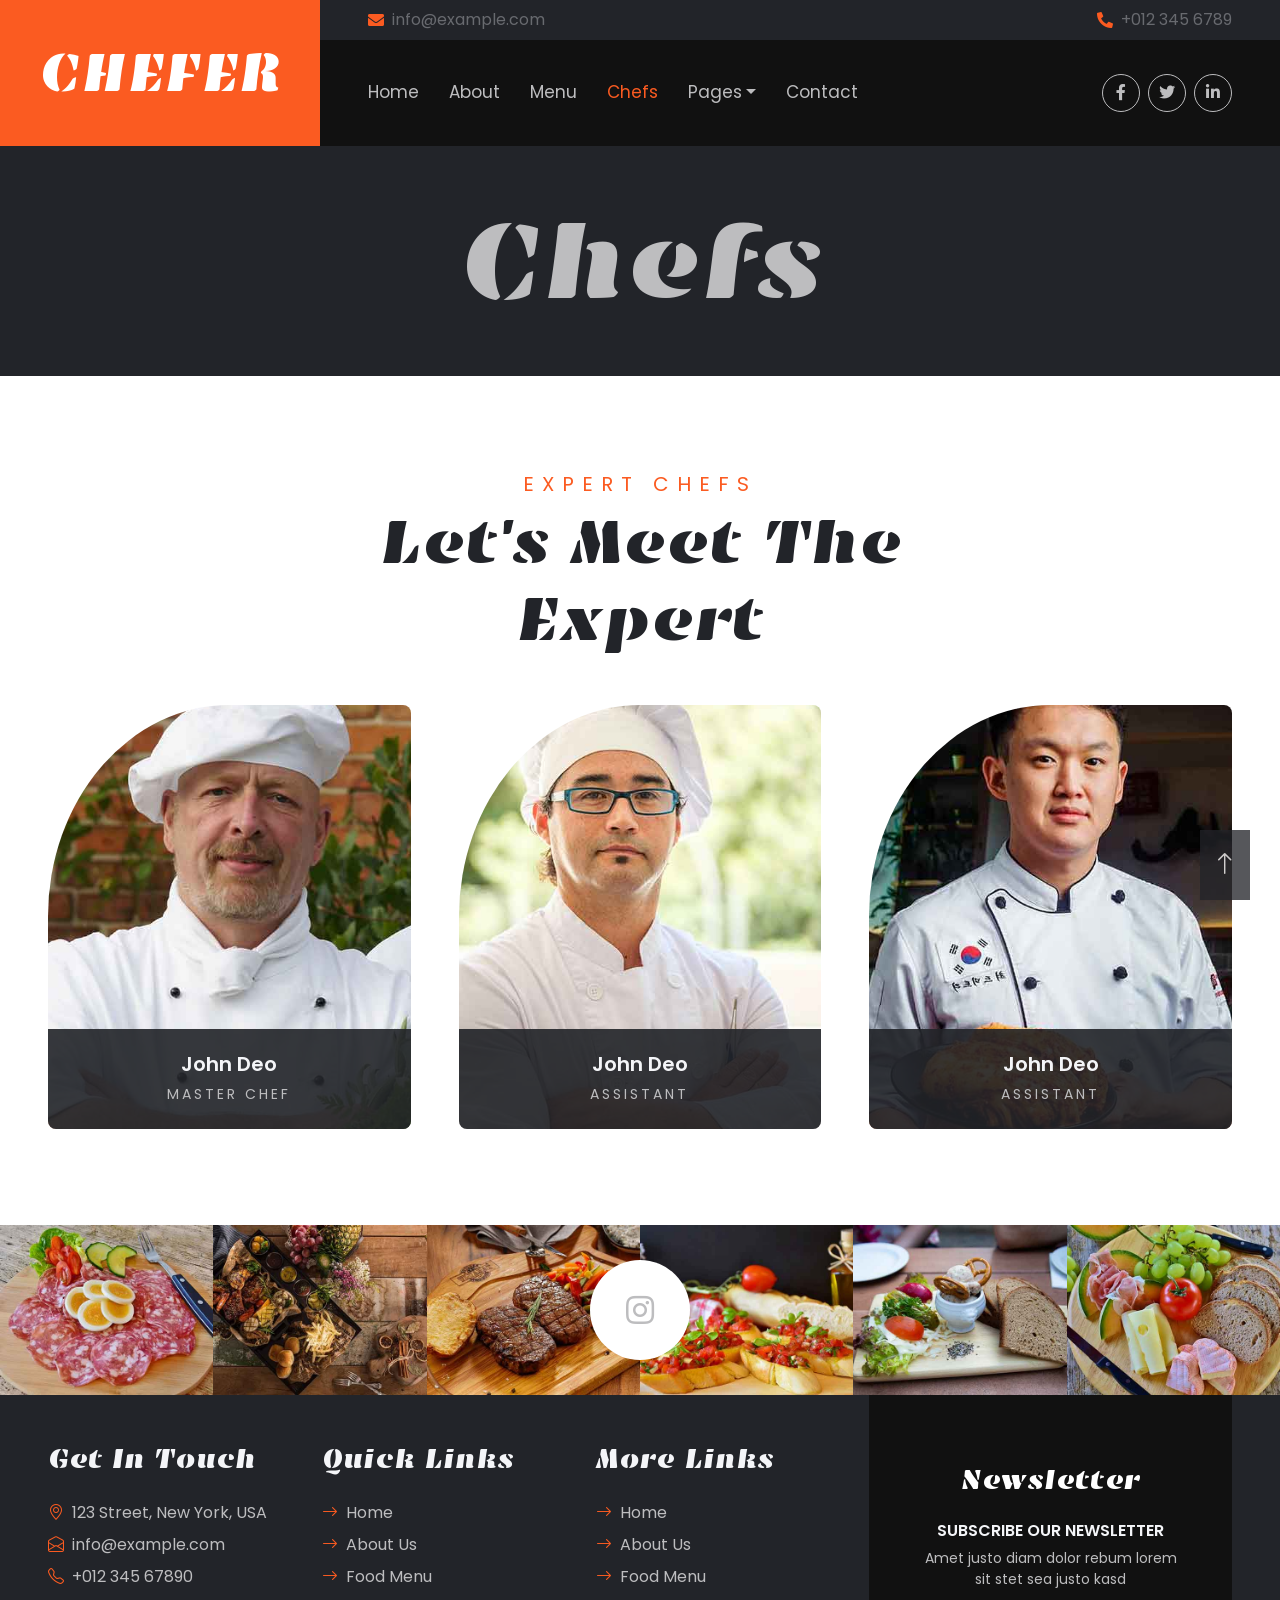
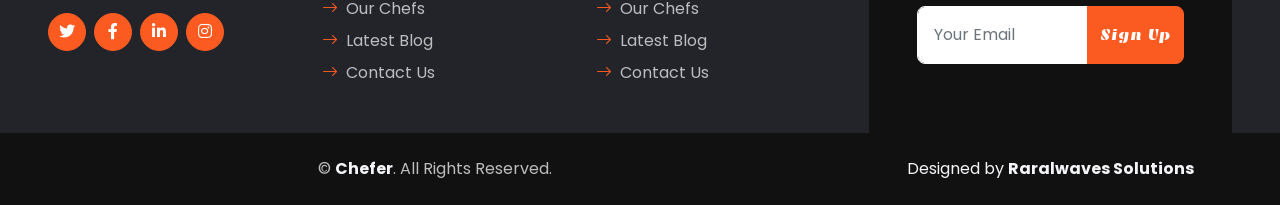
<file: team.html>
<!DOCTYPE html>
<html lang="en">

<head>
    <meta charset="utf-8">
    <title>CHEFER - Chef Website </title>
    <meta content="width=device-width, initial-scale=1.0" name="viewport">
    <meta content="" name="keywords">
    <meta content="" name="description">

    <!-- Favicon -->
    <link href="img/favicon.ico" rel="icon">

    <!-- Google Web Fonts -->
    <link rel="preconnect" href="https://fonts.googleapis.com">
    <link rel="preconnect" href="https://fonts.gstatic.com" crossorigin>
    <link href="https://fonts.googleapis.com/css2?family=Emblema+One&family=Poppins:wght@400;600&display=swap"
        rel="stylesheet">

    <!-- Icon Font Stylesheet -->
    <link href="https://cdnjs.cloudflare.com/ajax/libs/font-awesome/5.15.0/css/all.min.css" rel="stylesheet">
    <link href="https://cdn.jsdelivr.net/npm/bootstrap-icons@1.4.1/font/bootstrap-icons.css" rel="stylesheet">

    <!-- Libraries Stylesheet -->
    <link href="lib/animate/animate.min.css" rel="stylesheet">
    <link href="lib/owlcarousel/assets/owl.carousel.min.css" rel="stylesheet">

    <!-- Customized Bootstrap Stylesheet -->
    <link href="css/bootstrap.min.css" rel="stylesheet">

    <!-- Template Stylesheet -->
    <link href="css/style.css" rel="stylesheet">
</head>

<body>
    <!-- Spinner Start -->
    <div id="spinner" class="show bg-dark position-fixed translate-middle w-100 vh-100 top-50 start-50 d-flex align-items-center justify-content-center">
        <div class="spinner-border text-primary" role="status" style="width: 3rem; height: 3rem;"></div>
    </div>
    <!-- Spinner End -->


    <!-- Header Start -->
    <div class="container-fluid bg-dark px-0">
        <div class="row gx-0 wow fadeIn" data-wow-delay="0.1s">
            <div class="col-lg-3 bg-primary d-none d-lg-block">
                <a href="index.html"
                    class="navbar-brand w-100 h-100 m-0 p-0 d-flex align-items-center justify-content-center">
                    <h1 class="m-0 display-4 text-white text-uppercase">Chefer</h1>
                </a>
            </div>
            <div class="col-lg-9">
                <div class="row gx-0 d-none d-lg-flex bg-dark">
                    <div class="col-6 px-5 text-start">
                        <div class="h-100 d-inline-flex align-items-center py-2 me-4">
                            <i class="fa fa-envelope text-primary me-2"></i>
                            <p class="mb-0">info@example.com</p>
                        </div>
                    </div>
                    <div class="col-6 px-5 text-end">    
                        <div class="h-100 d-inline-flex align-items-center py-2">
                            <i class="fa fa-phone-alt text-primary me-2"></i>
                            <p class="mb-0">+012 345 6789</p>
                        </div>
                    </div>
                </div>
                <nav class="navbar navbar-expand-lg navbar-dark p-3 p-lg-0 px-lg-5" style="background: #111111;">
                    <a href="index.html" class="navbar-brand d-block d-lg-none">
                        <h1 class="m-0 display-4 text-primary text-uppercase">Chefer</h1>
                    </a>
                    <button type="button" class="navbar-toggler" data-bs-toggle="collapse"
                        data-bs-target="#navbarCollapse">
                        <span class="navbar-toggler-icon"></span>
                    </button>
                    <div class="collapse navbar-collapse justify-content-between" id="navbarCollapse">
                        <div class="navbar-nav mr-auto py-0">
                            <a href="index.html" class="nav-item nav-link">Home</a>
                            <a href="about.html" class="nav-item nav-link">About</a>
                            <a href="menu.html" class="nav-item nav-link">Menu</a>
                            <a href="team.html" class="nav-item nav-link active">Chefs</a>
                            <div class="nav-item dropdown">
                                <a href="#" class="nav-link dropdown-toggle" data-bs-toggle="dropdown">Pages</a>
                                <div class="dropdown-menu rounded-0 m-0">
                                    <a href="feature.html" class="dropdown-item">Features</a>
                                    <a href="blog.html" class="dropdown-item">Blog Post</a>
                                    <a href="testimonial.html" class="dropdown-item">Testimonial</a>
                                    <a href="404.html" class="dropdown-item">404 Error</a>
                                </div>
                            </div>
                            <a href="contact.html" class="nav-item nav-link">Contact</a>
                        </div>
                        <div class="d-none d-lg-flex align-items-center py-2">
                            <a class="btn btn-outline-secondary btn-square rounded-circle ms-2" href="">
                                <i class="fab fa-facebook-f"></i>
                            </a>
                            <a class="btn btn-outline-secondary btn-square rounded-circle ms-2" href="">
                                <i class="fab fa-twitter"></i>
                            </a>
                            <a class="btn btn-outline-secondary btn-square rounded-circle ms-2" href="">
                                <i class="fab fa-linkedin-in"></i>
                            </a>
                        </div>
                    </div>
                </nav>
            </div>
        </div>
    </div>
    <!-- Header End -->


    <!-- Hero Start -->
    <div class="container-fluid p-5 mb-5 bg-dark text-secondary">
        <div class="container wow fadeIn" data-wow-delay="0.1s">
            <h1 class="display-1 text-secondary text-center mb-0">Chefs</h1>
        </div>
    </div>
    <!-- Hero End -->


    <!-- Team Start -->
    <div class="container-fluid p-5">
        <div class="mb-5 text-center wow fadeIn" data-wow-delay="0.1s" style="max-width: 700px; margin: auto;">
            <h5 class="section-title">Expert Chefs</h5>
            <h1 class="display-3 mb-0">Let's Meet The Expert</h1>
        </div>
        <div class="row g-5">
            <div class="col-lg-4 col-md-6 wow fadeIn" data-wow-delay="0.1s">
                <div class="team-item position-relative">
                    <div class="position-relative overflow-hidden rounded-circle rounded-bottom rounded-end">
                        <img class="img-fluid w-100" src="img/team-1.jpg" alt="">
                        <div class="team-overlay">
                            <div class="d-flex align-items-center justify-content-start">
                                <a class="btn btn-light btn-square rounded-circle mx-1" href="#"><i
                                        class="fab fa-twitter"></i></a>
                                <a class="btn btn-light btn-square rounded-circle mx-1" href="#"><i
                                        class="fab fa-facebook-f"></i></a>
                                <a class="btn btn-light btn-square rounded-circle mx-1" href="#"><i
                                        class="fab fa-linkedin-in"></i></a>
                            </div>
                        </div>
                    </div>
                    <div class="position-absolute start-0 bottom-0 d-flex flex-column justify-content-center w-100 rounded-bottom text-center"
                        style="height: 100px; background: rgba(34, 36, 41, .9);">
                        <h5 class="text-light">John Deo</h5>
                        <p class="small text-uppercase text-secondary m-0" style="letter-spacing: 3px;">Master Chef</p>
                    </div>
                </div>
            </div>
            <div class="col-lg-4 col-md-6 wow fadeIn" data-wow-delay="0.3s">
                <div class="team-item position-relative">
                    <div class="position-relative overflow-hidden rounded-circle rounded-bottom rounded-end">
                        <img class="img-fluid w-100" src="img/team-2.jpg" alt="">
                        <div class="team-overlay">
                            <div class="d-flex align-items-center justify-content-start">
                                <a class="btn btn-light btn-square rounded-circle mx-1" href="#"><i
                                        class="fab fa-twitter"></i></a>
                                <a class="btn btn-light btn-square rounded-circle mx-1" href="#"><i
                                        class="fab fa-facebook-f"></i></a>
                                <a class="btn btn-light btn-square rounded-circle mx-1" href="#"><i
                                        class="fab fa-linkedin-in"></i></a>
                            </div>
                        </div>
                    </div>
                    <div class="position-absolute start-0 bottom-0 d-flex flex-column justify-content-center w-100 rounded-bottom text-center"
                        style="height: 100px; background: rgba(34, 36, 41, .9);">
                        <h5 class="text-light">John Deo</h5>
                        <p class="small text-uppercase text-secondary m-0" style="letter-spacing: 3px;">Assistant</p>
                    </div>
                </div>
            </div>
            <div class="col-lg-4 col-md-6 wow fadeIn" data-wow-delay="0.5s">
                <div class="team-item position-relative">
                    <div class="position-relative overflow-hidden rounded-circle rounded-bottom rounded-end">
                        <img class="img-fluid w-100" src="img/team-3.jpg" alt="">
                        <div class="team-overlay">
                            <div class="d-flex align-items-center justify-content-start">
                                <a class="btn btn-light btn-square rounded-circle mx-1" href="#"><i
                                        class="fab fa-twitter"></i></a>
                                <a class="btn btn-light btn-square rounded-circle mx-1" href="#"><i
                                        class="fab fa-facebook-f"></i></a>
                                <a class="btn btn-light btn-square rounded-circle mx-1" href="#"><i
                                        class="fab fa-linkedin-in"></i></a>
                            </div>
                        </div>
                    </div>
                    <div class="position-absolute start-0 bottom-0 d-flex flex-column justify-content-center w-100 rounded-bottom text-center"
                        style="height: 100px; background: rgba(34, 36, 41, .9);">
                        <h5 class="text-light">John Deo</h5>
                        <p class="small text-uppercase text-secondary m-0" style="letter-spacing: 3px;">Assistant</p>
                    </div>
                </div>
            </div>
        </div>
    </div>
    <!-- Team End -->


    <!-- Instagram Start -->
    <div class="container-fluid position-relative instagram p-0 mt-5">
        <a href="" class="d-flex align-items-center justify-content-center position-absolute top-50 start-50 translate-middle bg-white rounded-circle" style="width: 100px; height: 100px; z-index: 1;">
            <i class="fab fa-instagram fa-2x text-secondary"></i>
        </a>
        <div class="row g-0">
            <div class="col-lg-2 col-md-3 col-sm-4 wow fadeIn" data-wow-delay="0.1s">
                <img class="img-fluid" src="img/menu-2.jpg" alt="">
            </div>
            <div class="col-lg-2 col-md-3 col-sm-4 wow fadeIn" data-wow-delay="0.2s">
                <img class="img-fluid" src="img/menu-3.jpg" alt="">
            </div>
            <div class="col-lg-2 col-md-3 col-sm-4 wow fadeIn" data-wow-delay="0.3s">
                <img class="img-fluid" src="img/menu-4.jpg" alt="">
            </div>
            <div class="col-lg-2 col-md-3 col-sm-4 wow fadeIn" data-wow-delay="0.4s">
                <img class="img-fluid" src="img/menu-5.jpg" alt="">
            </div>
            <div class="col-lg-2 col-md-3 col-sm-4 wow fadeIn" data-wow-delay="0.5s">
                <img class="img-fluid" src="img/menu-6.jpg" alt="">
            </div>
            <div class="col-lg-2 col-md-3 col-sm-4 wow fadeIn" data-wow-delay="0.6s">
                <img class="img-fluid" src="img/menu-7.jpg" alt="">
            </div>
        </div>
    </div>
    <!-- Instagram End -->


    <!-- Footer Start -->
    <div class="container-fluid bg-dark text-secondary px-5">
        <div class="row gx-5 wow fadeIn" data-wow-delay="0.1s">
            <div class="col-lg-8 col-md-6">
                <div class="row gx-5">
                    <div class="col-lg-4 col-md-12 pt-5 mb-5">
                        <h3 class="text-light mb-4">Get In Touch</h3>
                        <div class="d-flex mb-2">
                            <i class="bi bi-geo-alt text-primary me-2"></i>
                            <p class="mb-0">123 Street, New York, USA</p>
                        </div>
                        <div class="d-flex mb-2">
                            <i class="bi bi-envelope-open text-primary me-2"></i>
                            <p class="mb-0">info@example.com</p>
                        </div>
                        <div class="d-flex mb-2">
                            <i class="bi bi-telephone text-primary me-2"></i>
                            <p class="mb-0">+012 345 67890</p>
                        </div>
                        <div class="d-flex mt-4">
                            <a class="btn btn-primary btn-square rounded-circle me-2" href="#"><i
                                    class="fab fa-twitter"></i></a>
                            <a class="btn btn-primary btn-square rounded-circle me-2" href="#"><i
                                    class="fab fa-facebook-f"></i></a>
                            <a class="btn btn-primary btn-square rounded-circle me-2" href="#"><i
                                    class="fab fa-linkedin-in"></i></a>
                            <a class="btn btn-primary btn-square rounded-circle" href="#"><i
                                    class="fab fa-instagram"></i></a>
                        </div>
                    </div>
                    <div class="col-lg-4 col-md-12 pt-0 pt-lg-5 mb-5">
                        <h3 class="text-light mb-4">Quick Links</h3>
                        <div class="d-flex flex-column justify-content-start">
                            <a class="text-secondary mb-2" href="#"><i
                                    class="bi bi-arrow-right text-primary me-2"></i>Home</a>
                            <a class="text-secondary mb-2" href="#"><i
                                    class="bi bi-arrow-right text-primary me-2"></i>About Us</a>
                            <a class="text-secondary mb-2" href="#"><i
                                    class="bi bi-arrow-right text-primary me-2"></i>Food Menu</a>
                            <a class="text-secondary mb-2" href="#"><i
                                    class="bi bi-arrow-right text-primary me-2"></i>Our Chefs</a>
                            <a class="text-secondary mb-2" href="#"><i
                                    class="bi bi-arrow-right text-primary me-2"></i>Latest Blog</a>
                            <a class="text-secondary" href="#"><i
                                    class="bi bi-arrow-right text-primary me-2"></i>Contact Us</a>
                        </div>
                    </div>
                    <div class="col-lg-4 col-md-12 pt-0 pt-lg-5 mb-5">
                        <h3 class="text-light mb-4">More Links</h3>
                        <div class="d-flex flex-column justify-content-start">
                            <a class="text-secondary mb-2" href="#"><i
                                    class="bi bi-arrow-right text-primary me-2"></i>Home</a>
                            <a class="text-secondary mb-2" href="#"><i
                                    class="bi bi-arrow-right text-primary me-2"></i>About Us</a>
                            <a class="text-secondary mb-2" href="#"><i
                                    class="bi bi-arrow-right text-primary me-2"></i>Food Menu</a>
                            <a class="text-secondary mb-2" href="#"><i
                                    class="bi bi-arrow-right text-primary me-2"></i>Our Chefs</a>
                            <a class="text-secondary mb-2" href="#"><i
                                    class="bi bi-arrow-right text-primary me-2"></i>Latest Blog</a>
                            <a class="text-secondary" href="#"><i
                                    class="bi bi-arrow-right text-primary me-2"></i>Contact Us</a>
                        </div>
                    </div>
                </div>
            </div>
            <div class="col-lg-4 col-md-6">
                <div class="d-flex flex-column align-items-center justify-content-center text-center h-100 p-5"
                    style="background: #111111;">
                    <h3 class="text-white mb-4">Newsletter</h3>
                    <h6 class="text-uppercase text-light mb-2">Subscribe Our Newsletter</h6>
                    <p class="small text-secondary">Amet justo diam dolor rebum lorem sit stet sea justo kasd</p>
                    <form action="">
                        <div class="input-group">
                            <input type="text" class="form-control border-white p-3" placeholder="Your Email">
                            <button class="btn btn-primary">Sign Up</button>
                        </div>
                    </form>
                </div>
            </div>
        </div>
    </div>
    <div class="container-fluid py-4 py-lg-0 px-5" style="background: #111111;">
        <div class="row gx-5">
            <div class="col-lg-8">
                <div class="py-lg-4 text-center">
                     <p class="text-secondary mb-0">&copy; <a class="text-light fw-bold" href="#">Chefer</a>. All
                        Rights Reserved.</p>
                </div>
            </div>
            <div class="col-lg-4">
                <div class="py-lg-4 text-center credit">
                  
                    <p class="text-light mb-0">Designed by <a class="text-light fw-bold"
                            href="https://raralwavessolutions.co.ke/">Raralwaves Solutions</a></p>
                </div>
            </div>
        </div>
    </div>
    <!-- Footer End -->


    <!-- Back to Top -->
    <a href="#" class="btn btn-dark py-3 fs-4 back-to-top"><i class="bi bi-arrow-up"></i></a>


    <!-- JavaScript Libraries -->
    <script src="https://ajax.googleapis.com/ajax/libs/jquery/3.6.4/jquery.min.js"></script>
    <script src="https://cdn.jsdelivr.net/npm/bootstrap@5.0.0/dist/js/bootstrap.bundle.min.js"></script>
    <script src="lib/wow/wow.min.js"></script>
    <script src="lib/easing/easing.min.js"></script>
    <script src="lib/waypoints/waypoints.min.js"></script>
    <script src="lib/counterup/counterup.min.js"></script>
    <script src="lib/owlcarousel/owl.carousel.min.js"></script>

    <!-- Template Javascript -->
    <script src="js/main.js"></script>
</body>


</html>
</file>
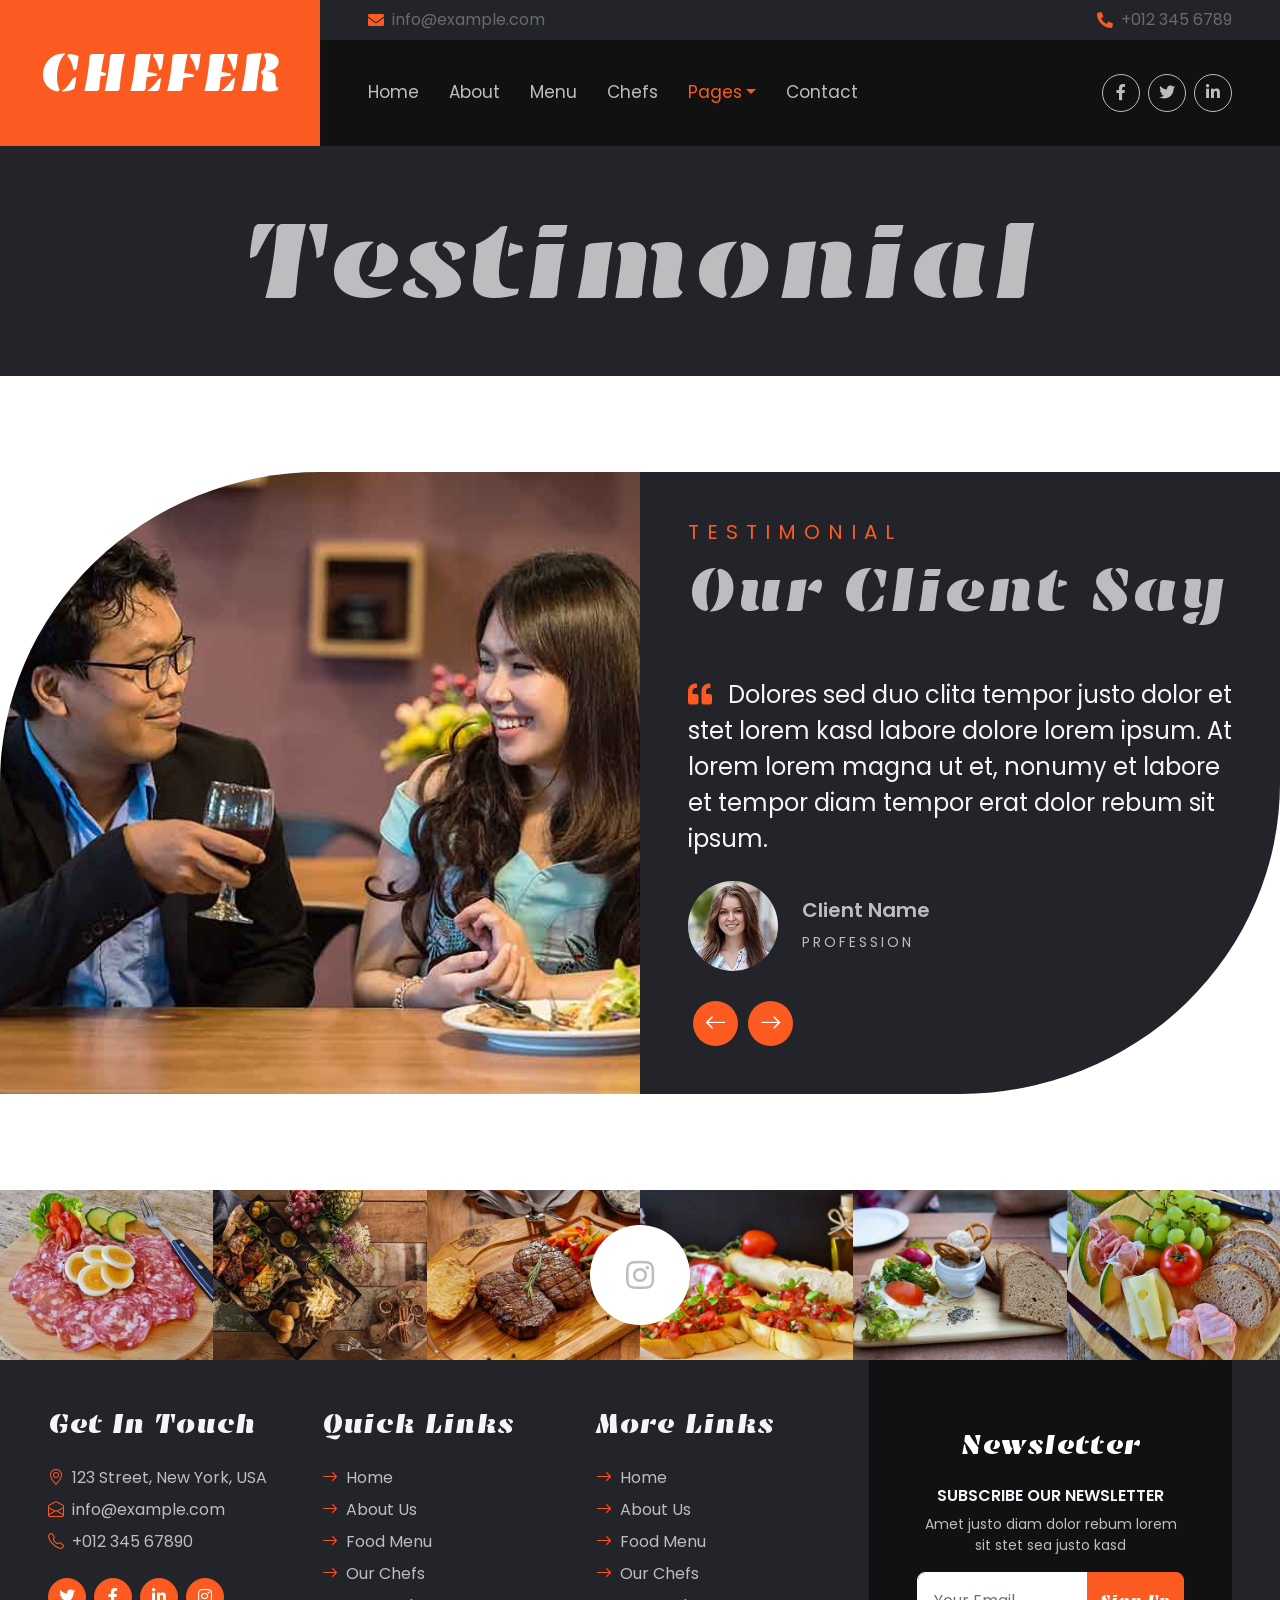
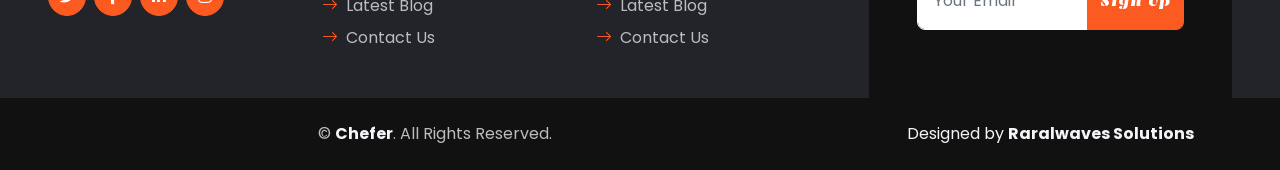
<file: testimonial.html>
<!DOCTYPE html>
<html lang="en">

<head>
    <meta charset="utf-8">
    <title>CHEFER - Chef Website </title>
    <meta content="width=device-width, initial-scale=1.0" name="viewport">
    <meta content="" name="keywords">
    <meta content="" name="description">

    <!-- Favicon -->
    <link href="img/favicon.ico" rel="icon">

    <!-- Google Web Fonts -->
    <link rel="preconnect" href="https://fonts.googleapis.com">
    <link rel="preconnect" href="https://fonts.gstatic.com" crossorigin>
    <link href="https://fonts.googleapis.com/css2?family=Emblema+One&family=Poppins:wght@400;600&display=swap"
        rel="stylesheet">

    <!-- Icon Font Stylesheet -->
    <link href="https://cdnjs.cloudflare.com/ajax/libs/font-awesome/5.15.0/css/all.min.css" rel="stylesheet">
    <link href="https://cdn.jsdelivr.net/npm/bootstrap-icons@1.4.1/font/bootstrap-icons.css" rel="stylesheet">

    <!-- Libraries Stylesheet -->
    <link href="lib/animate/animate.min.css" rel="stylesheet">
    <link href="lib/owlcarousel/assets/owl.carousel.min.css" rel="stylesheet">

    <!-- Customized Bootstrap Stylesheet -->
    <link href="css/bootstrap.min.css" rel="stylesheet">

    <!-- Template Stylesheet -->
    <link href="css/style.css" rel="stylesheet">
</head>

<body>
    <!-- Spinner Start -->
    <div id="spinner" class="show bg-dark position-fixed translate-middle w-100 vh-100 top-50 start-50 d-flex align-items-center justify-content-center">
        <div class="spinner-border text-primary" role="status" style="width: 3rem; height: 3rem;"></div>
    </div>
    <!-- Spinner End -->


    <!-- Header Start -->
    <div class="container-fluid bg-dark px-0">
        <div class="row gx-0 wow fadeIn" data-wow-delay="0.1s">
            <div class="col-lg-3 bg-primary d-none d-lg-block">
                <a href="index.html"
                    class="navbar-brand w-100 h-100 m-0 p-0 d-flex align-items-center justify-content-center">
                    <h1 class="m-0 display-4 text-white text-uppercase">Chefer</h1>
                </a>
            </div>
            <div class="col-lg-9">
                <div class="row gx-0 d-none d-lg-flex bg-dark">
                    <div class="col-6 px-5 text-start">
                        <div class="h-100 d-inline-flex align-items-center py-2 me-4">
                            <i class="fa fa-envelope text-primary me-2"></i>
                            <p class="mb-0">info@example.com</p>
                        </div>
                    </div>
                    <div class="col-6 px-5 text-end">    
                        <div class="h-100 d-inline-flex align-items-center py-2">
                            <i class="fa fa-phone-alt text-primary me-2"></i>
                            <p class="mb-0">+012 345 6789</p>
                        </div>
                    </div>
                </div>
                <nav class="navbar navbar-expand-lg navbar-dark p-3 p-lg-0 px-lg-5" style="background: #111111;">
                    <a href="index.html" class="navbar-brand d-block d-lg-none">
                        <h1 class="m-0 display-4 text-primary text-uppercase">Chefer</h1>
                    </a>
                    <button type="button" class="navbar-toggler" data-bs-toggle="collapse"
                        data-bs-target="#navbarCollapse">
                        <span class="navbar-toggler-icon"></span>
                    </button>
                    <div class="collapse navbar-collapse justify-content-between" id="navbarCollapse">
                        <div class="navbar-nav mr-auto py-0">
                            <a href="index.html" class="nav-item nav-link">Home</a>
                            <a href="about.html" class="nav-item nav-link">About</a>
                            <a href="menu.html" class="nav-item nav-link">Menu</a>
                            <a href="team.html" class="nav-item nav-link">Chefs</a>
                            <div class="nav-item dropdown">
                                <a href="#" class="nav-link dropdown-toggle active" data-bs-toggle="dropdown">Pages</a>
                                <div class="dropdown-menu rounded-0 m-0">
                                    <a href="feature.html" class="dropdown-item">Features</a>
                                    <a href="blog.html" class="dropdown-item">Blog Post</a>
                                    <a href="testimonial.html" class="dropdown-item active">Testimonial</a>
                                    <a href="404.html" class="dropdown-item">404 Error</a>
                                </div>
                            </div>
                            <a href="contact.html" class="nav-item nav-link">Contact</a>
                        </div>
                        <div class="d-none d-lg-flex align-items-center py-2">
                            <a class="btn btn-outline-secondary btn-square rounded-circle ms-2" href="">
                                <i class="fab fa-facebook-f"></i>
                            </a>
                            <a class="btn btn-outline-secondary btn-square rounded-circle ms-2" href="">
                                <i class="fab fa-twitter"></i>
                            </a>
                            <a class="btn btn-outline-secondary btn-square rounded-circle ms-2" href="">
                                <i class="fab fa-linkedin-in"></i>
                            </a>
                        </div>
                    </div>
                </nav>
            </div>
        </div>
    </div>
    <!-- Header End -->


    <!-- Hero Start -->
    <div class="container-fluid p-5 mb-5 bg-dark text-secondary">
        <div class="container wow fadeIn" data-wow-delay="0.1s">
            <h1 class="display-1 text-secondary text-center mb-0">Testimonial</h1>
        </div>
    </div>
    <!-- Hero End -->


    <!-- Testimonial Start -->
    <div class="container-fluid p-0 py-5">
        <div class="row g-0">
            <div class="col-lg-6 wow fadeIn" data-wow-delay="0.1s" style="min-height: 500px;">
                <div class="h-100 position-relative overflow-hidden" style="border-top-left-radius: 50%;">
                    <img class="position-absolute w-100 h-100" src="img/testimonial.jpg" style="object-fit: cover;">
                </div>
            </div>
            <div class="col-lg-6 bg-dark p-5 overflow-hidden wow fadeIn" data-wow-delay="0.3s" style="border-bottom-right-radius: 50%;">
                <div class="mb-5">
                    <h5 class="section-title">Testimonial</h5>
                    <h1 class="display-3 text-secondary mb-0">Our Client Say</h1>
                </div>
                <div class="owl-carousel testimonial-carousel">
                    <div class="testimonial-item">
                        <p class="fs-4 fw-normal text-light mb-4"><i
                                class="fa fa-quote-left text-primary me-3"></i>Dolores sed duo clita tempor justo dolor
                            et stet lorem kasd labore dolore lorem ipsum. At lorem lorem magna ut et, nonumy et labore
                            et tempor diam tempor erat dolor rebum sit ipsum.</p>
                        <div class="d-flex align-items-center">
                            <img class="img-fluid rounded-circle" src="img/testimonial-1.jpg" alt="">
                            <div class="ps-4">
                                <h5 class="text-secondary">Client Name</h5>
                                <span class="small text-uppercase text-secondary"
                                    style="letter-spacing: 3px;">Profession</span>
                            </div>
                        </div>
                    </div>
                    <div class="testimonial-item">
                        <p class="fs-4 fw-normal text-light mb-4"><i
                                class="fa fa-quote-left text-primary me-3"></i>Dolores sed duo clita tempor justo dolor
                            et stet lorem kasd labore dolore lorem ipsum. At lorem lorem magna ut et, nonumy et labore
                            et tempor diam tempor erat dolor rebum sit ipsum.</p>
                        <div class="d-flex align-items-center">
                            <img class="img-fluid rounded-circle" src="img/testimonial-2.jpg" alt="">
                            <div class="ps-4">
                                <h5 class="text-secondary">Client Name</h5>
                                <span class="small text-uppercase text-secondary"
                                    style="letter-spacing: 3px;">Profession</span>
                            </div>
                        </div>
                    </div>
                </div>
            </div>
        </div>
    </div>
    <!-- Testimonial End -->


    <!-- Instagram Start -->
    <div class="container-fluid position-relative instagram p-0 mt-5">
        <a href="" class="d-flex align-items-center justify-content-center position-absolute top-50 start-50 translate-middle bg-white rounded-circle" style="width: 100px; height: 100px; z-index: 1;">
            <i class="fab fa-instagram fa-2x text-secondary"></i>
        </a>
        <div class="row g-0">
            <div class="col-lg-2 col-md-3 col-sm-4 wow fadeIn" data-wow-delay="0.1s">
                <img class="img-fluid" src="img/menu-2.jpg" alt="">
            </div>
            <div class="col-lg-2 col-md-3 col-sm-4 wow fadeIn" data-wow-delay="0.2s">
                <img class="img-fluid" src="img/menu-3.jpg" alt="">
            </div>
            <div class="col-lg-2 col-md-3 col-sm-4 wow fadeIn" data-wow-delay="0.3s">
                <img class="img-fluid" src="img/menu-4.jpg" alt="">
            </div>
            <div class="col-lg-2 col-md-3 col-sm-4 wow fadeIn" data-wow-delay="0.4s">
                <img class="img-fluid" src="img/menu-5.jpg" alt="">
            </div>
            <div class="col-lg-2 col-md-3 col-sm-4 wow fadeIn" data-wow-delay="0.5s">
                <img class="img-fluid" src="img/menu-6.jpg" alt="">
            </div>
            <div class="col-lg-2 col-md-3 col-sm-4 wow fadeIn" data-wow-delay="0.6s">
                <img class="img-fluid" src="img/menu-7.jpg" alt="">
            </div>
        </div>
    </div>
    <!-- Instagram End -->


    <!-- Footer Start -->
    <div class="container-fluid bg-dark text-secondary px-5">
        <div class="row gx-5 wow fadeIn" data-wow-delay="0.1s">
            <div class="col-lg-8 col-md-6">
                <div class="row gx-5">
                    <div class="col-lg-4 col-md-12 pt-5 mb-5">
                        <h3 class="text-light mb-4">Get In Touch</h3>
                        <div class="d-flex mb-2">
                            <i class="bi bi-geo-alt text-primary me-2"></i>
                            <p class="mb-0">123 Street, New York, USA</p>
                        </div>
                        <div class="d-flex mb-2">
                            <i class="bi bi-envelope-open text-primary me-2"></i>
                            <p class="mb-0">info@example.com</p>
                        </div>
                        <div class="d-flex mb-2">
                            <i class="bi bi-telephone text-primary me-2"></i>
                            <p class="mb-0">+012 345 67890</p>
                        </div>
                        <div class="d-flex mt-4">
                            <a class="btn btn-primary btn-square rounded-circle me-2" href="#"><i
                                    class="fab fa-twitter"></i></a>
                            <a class="btn btn-primary btn-square rounded-circle me-2" href="#"><i
                                    class="fab fa-facebook-f"></i></a>
                            <a class="btn btn-primary btn-square rounded-circle me-2" href="#"><i
                                    class="fab fa-linkedin-in"></i></a>
                            <a class="btn btn-primary btn-square rounded-circle" href="#"><i
                                    class="fab fa-instagram"></i></a>
                        </div>
                    </div>
                    <div class="col-lg-4 col-md-12 pt-0 pt-lg-5 mb-5">
                        <h3 class="text-light mb-4">Quick Links</h3>
                        <div class="d-flex flex-column justify-content-start">
                            <a class="text-secondary mb-2" href="#"><i
                                    class="bi bi-arrow-right text-primary me-2"></i>Home</a>
                            <a class="text-secondary mb-2" href="#"><i
                                    class="bi bi-arrow-right text-primary me-2"></i>About Us</a>
                            <a class="text-secondary mb-2" href="#"><i
                                    class="bi bi-arrow-right text-primary me-2"></i>Food Menu</a>
                            <a class="text-secondary mb-2" href="#"><i
                                    class="bi bi-arrow-right text-primary me-2"></i>Our Chefs</a>
                            <a class="text-secondary mb-2" href="#"><i
                                    class="bi bi-arrow-right text-primary me-2"></i>Latest Blog</a>
                            <a class="text-secondary" href="#"><i
                                    class="bi bi-arrow-right text-primary me-2"></i>Contact Us</a>
                        </div>
                    </div>
                    <div class="col-lg-4 col-md-12 pt-0 pt-lg-5 mb-5">
                        <h3 class="text-light mb-4">More Links</h3>
                        <div class="d-flex flex-column justify-content-start">
                            <a class="text-secondary mb-2" href="#"><i
                                    class="bi bi-arrow-right text-primary me-2"></i>Home</a>
                            <a class="text-secondary mb-2" href="#"><i
                                    class="bi bi-arrow-right text-primary me-2"></i>About Us</a>
                            <a class="text-secondary mb-2" href="#"><i
                                    class="bi bi-arrow-right text-primary me-2"></i>Food Menu</a>
                            <a class="text-secondary mb-2" href="#"><i
                                    class="bi bi-arrow-right text-primary me-2"></i>Our Chefs</a>
                            <a class="text-secondary mb-2" href="#"><i
                                    class="bi bi-arrow-right text-primary me-2"></i>Latest Blog</a>
                            <a class="text-secondary" href="#"><i
                                    class="bi bi-arrow-right text-primary me-2"></i>Contact Us</a>
                        </div>
                    </div>
                </div>
            </div>
            <div class="col-lg-4 col-md-6">
                <div class="d-flex flex-column align-items-center justify-content-center text-center h-100 p-5"
                    style="background: #111111;">
                    <h3 class="text-white mb-4">Newsletter</h3>
                    <h6 class="text-uppercase text-light mb-2">Subscribe Our Newsletter</h6>
                    <p class="small text-secondary">Amet justo diam dolor rebum lorem sit stet sea justo kasd</p>
                    <form action="">
                        <div class="input-group">
                            <input type="text" class="form-control border-white p-3" placeholder="Your Email">
                            <button class="btn btn-primary">Sign Up</button>
                        </div>
                    </form>
                </div>
            </div>
        </div>
    </div>
    <div class="container-fluid py-4 py-lg-0 px-5" style="background: #111111;">
        <div class="row gx-5">
            <div class="col-lg-8">
                <div class="py-lg-4 text-center">
                 <p class="text-secondary mb-0">&copy; <a class="text-light fw-bold" href="#">Chefer</a>. All
                        Rights Reserved.</p>
                </div>
            </div>
            <div class="col-lg-4">
                <div class="py-lg-4 text-center credit">
                  
                    <p class="text-light mb-0">Designed by <a class="text-light fw-bold"
                            href="https://raralwavessolutions.co.ke/">Raralwaves Solutions</a></p>
                </div>
            </div>
        </div>
    </div>
    <!-- Footer End -->


    <!-- Back to Top -->
    <a href="#" class="btn btn-dark py-3 fs-4 back-to-top"><i class="bi bi-arrow-up"></i></a>


    <!-- JavaScript Libraries -->
    <script src="https://ajax.googleapis.com/ajax/libs/jquery/3.6.4/jquery.min.js"></script>
    <script src="https://cdn.jsdelivr.net/npm/bootstrap@5.0.0/dist/js/bootstrap.bundle.min.js"></script>
    <script src="lib/wow/wow.min.js"></script>
    <script src="lib/easing/easing.min.js"></script>
    <script src="lib/waypoints/waypoints.min.js"></script>
    <script src="lib/counterup/counterup.min.js"></script>
    <script src="lib/owlcarousel/owl.carousel.min.js"></script>

    <!-- Template Javascript -->
    <script src="js/main.js"></script>
</body>


</html>
</file>
<file: css/style.css>
/********** Template CSS **********/

#spinner {
    opacity: 0;
    visibility: hidden;
    transition: opacity .5s ease-out, visibility 0s linear .5s;
    z-index: 99999;
}

#spinner.show {
    transition: opacity .5s ease-out, visibility 0s linear 0s;
    visibility: visible;
    opacity: 1;
}

h1,
h2,
h3,
.font-heading {
    font-family: "Emblema One", system-ui;
    font-weight: 400;
    font-style: normal;
}

h4,
h5,
h6,
.font-body {
    font-family: "Poppins", sans-serif;
    font-weight: 600;
    font-style: normal;
}

@media (min-width: 992px) {
    .display-1 {
        font-size: 7rem;
    }
}

.btn {
    font-family: "Emblema One", system-ui;
    transition: .5s;
}

.btn-primary {
    color: #FFFFFF;
}

.btn-square {
    width: 38px;
    height: 38px;
}

.btn-sm-square {
    width: 30px;
    height: 30px;
}

.btn-lg-square {
    width: 48px;
    height: 48px;
}

.btn-square,
.btn-sm-square,
.btn-lg-square {
    padding-left: 0;
    padding-right: 0;
    text-align: center;
}

.back-to-top {
    position: fixed;
    display: none;
    right: 30px;
    bottom: 0;
    border-radius: 0;
    z-index: 99;
}

.navbar-dark .navbar-nav .nav-link {
    margin-right: 30px;
    padding: 40px 0;
    color: var(--bs-secondary);
    font-size: 17px;
    outline: none;
}

.navbar-dark .navbar-nav .nav-link:hover,
.navbar-dark .navbar-nav .nav-link.active {
    color: var(--bs-primary);
}

@media (max-width: 991.98px) {
    .navbar-dark .navbar-nav .nav-link {
        margin-right: 0;
        padding: 10px 0;
    }
}

@media (min-width: 992px) {
    .navbar .nav-item .dropdown-menu {
        display: block;
        visibility: hidden;
        top: 100%;
        transform: rotateX(-75deg);
        transform-origin: 0% 0%;
        transition: .5s;
        opacity: 0;
    }

    .navbar .nav-item:hover .dropdown-menu {
        transform: rotateX(0deg);
        visibility: visible;
        transition: .5s;
        opacity: 1;
    }
}

.section-title {
    color: var(--bs-primary);
    font-weight: 400;
    text-transform: uppercase;
    letter-spacing: .5rem;
}

.animate-up-down {
    position: relative;
    animation: animateUpDown 1s ease infinite;
}

@keyframes animateUpDown { 
    0% { 
        top: 0px;
    }
    50% { 
        top: 10px;
    }
    100% { 
        top: 0px;
    } 
}

.animate-rotate {
    position: absolute;
    animation: animateRotate 8s linear infinite;
}

@keyframes animateRotate { 
    100% { 
        transform: rotate(360deg); 
    } 
}

.bg-hero {
    background: linear-gradient(rgba(34, 36, 41, .8), rgba(34, 36, 41, .8)), url(../img/carousel-1.jpg) top center no-repeat;
    background-size: cover;
}

.feature {
    margin-bottom: 135px;
}

.feature::after {
    position: absolute;
    content: "";
    width: 100%;
    height: calc(100% - 45px);
    top: 135px;
    left: 0;
    background: var(--bs-dark);
    z-index: -1;
}

.feature .feature-item {
    background: linear-gradient(var(--bs-light) 50%, var(--bs-dark));
}

.menu .tab-content img {
    transition: .5s;
}

.menu .tab-content img:hover {
    opacity: .7;
}

.team-item img {
    transform: scale(1.2);
    transition: .5s;
}

.team-item:hover img {
    margin-top: -50px;
    margin-bottom: 50px;
}

.team-item .team-overlay {
    position: absolute;
    top: calc(100% - 100px);
    bottom: 100px;
    left: 0;
    right: 0;
    display: flex;
    align-items: center;
    justify-content: center;
    background: rgba(34, 36, 41, .9);
    transition: .5s;
    opacity: 0;
}

.team-item:hover .team-overlay {
    top: 0;
    opacity: 1;
}

.testimonial-carousel .owl-nav {
    margin-top: 30px;
    display: flex;
    justify-content: start;
}

.testimonial-carousel .owl-nav .owl-prev,
.testimonial-carousel .owl-nav .owl-next {
    position: relative;
    margin: 0 5px;
    width: 45px;
    height: 45px;
    display: flex;
    align-items: center;
    justify-content: center;
    color: #FFFFFF;
    background: var(--bs-primary);
    font-size: 22px;
    border-radius: 45px;
    transition: .5s;
}

.testimonial-carousel .owl-nav .owl-prev:hover,
.testimonial-carousel .owl-nav .owl-next:hover {
    color: var(--bs-dark);
}

.testimonial-carousel .owl-item img {
    width: 90px;
    height: 90px;
}

.blog-item img {
    transition: .5s;
}

.blog-item:hover img {
    transform: scale(1.2);
}

.instagram img {
    transition: .5s;
}

.instagram img:hover {
    opacity: .9;
}

@media (min-width: 991.98px) {
    .credit {
        background: #111111;
    }
}
</file>
